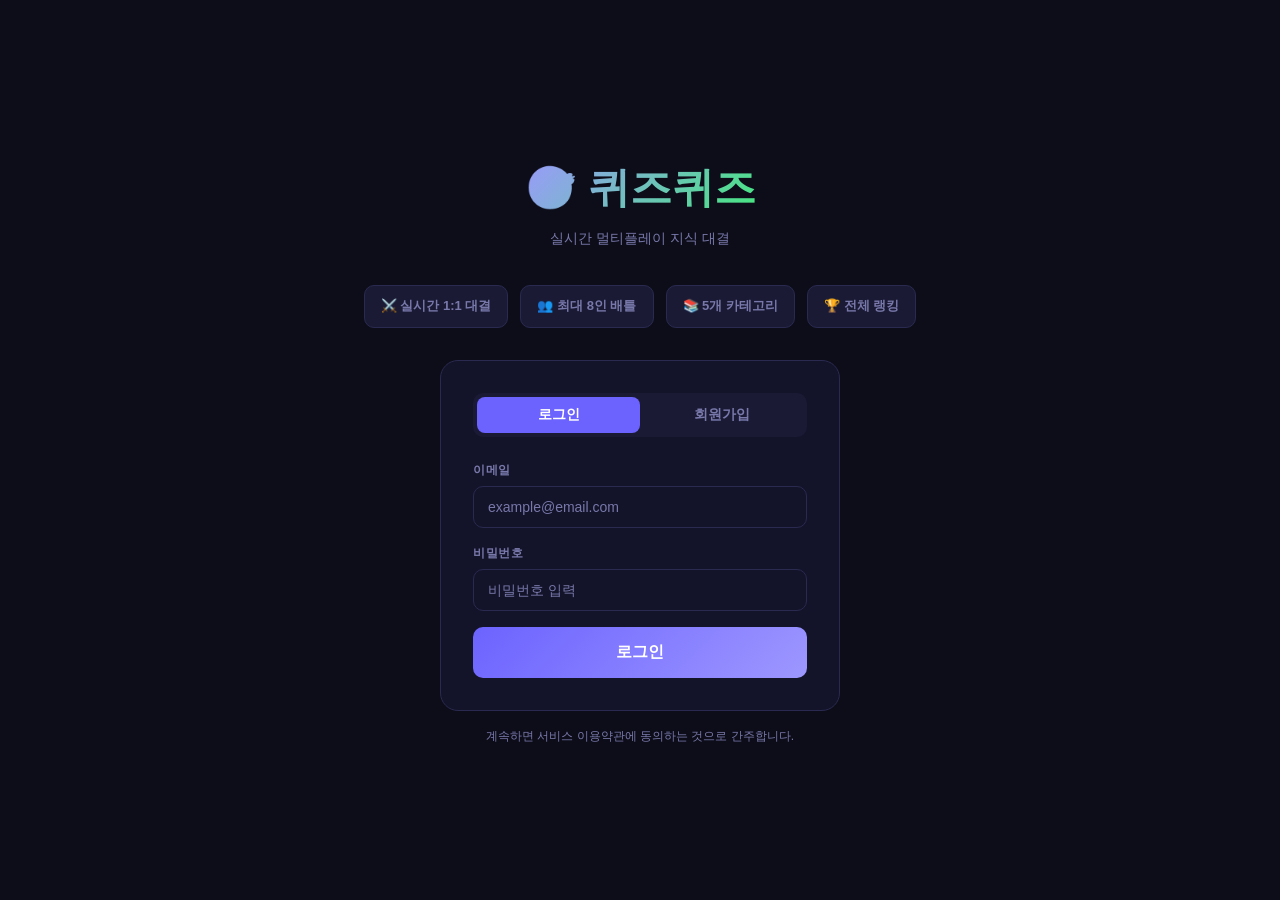
<file: index.html>
<!DOCTYPE html>
<html lang="ko">
<head>
<meta charset="UTF-8">
<meta name="viewport" content="width=device-width, initial-scale=1.0">
<title>퀴즈퀴즈 — 실시간 멀티플레이 퀴즈</title>
<link rel="stylesheet" href="css/style.css">
<style>
.auth-wrap {
  min-height: 100vh;
  display: flex;
  flex-direction: column;
  align-items: center;
  justify-content: center;
  padding: 24px;
}
.auth-logo {
  font-size: 42px; font-weight: 900; margin-bottom: 6px;
  background: linear-gradient(135deg, #9d97ff, #43e97b);
  -webkit-background-clip: text; -webkit-text-fill-color: transparent;
  background-clip: text;
}
.auth-tagline { color: var(--muted); font-size: 14px; margin-bottom: 36px; }

.auth-box {
  background: var(--surface);
  border: 1px solid var(--border);
  border-radius: 18px;
  padding: 32px;
  width: 100%; max-width: 400px;
}
.auth-tabs {
  display: flex; gap: 0;
  background: var(--surface2);
  border-radius: 10px;
  padding: 4px;
  margin-bottom: 24px;
}
.auth-tab {
  flex: 1; padding: 9px;
  border: none; border-radius: 8px;
  background: transparent;
  color: var(--muted);
  font-family: inherit; font-size: 14px; font-weight: 700;
  cursor: pointer; transition: all .2s;
}
.auth-tab.active { background: var(--primary); color: #fff; }

.auth-form { display: none; }
.auth-form.active { display: block; }

.error-msg {
  background: rgba(255,101,132,.12);
  border: 1px solid rgba(255,101,132,.3);
  border-radius: 8px;
  color: var(--warn);
  font-size: 13px;
  padding: 10px 14px;
  margin-bottom: 14px;
  display: none;
}
.error-msg.show { display: block; }

/* 랜딩 히어로 */
.hero-features {
  display: flex; gap: 12px; flex-wrap: wrap;
  justify-content: center;
  margin-bottom: 32px;
}
.hero-feat {
  background: var(--surface2);
  border: 1px solid var(--border);
  border-radius: 10px;
  padding: 10px 16px;
  font-size: 13px; font-weight: 600;
  color: var(--muted);
  display: flex; align-items: center; gap: 6px;
}
</style>
</head>
<body>
<div class="auth-wrap">
  <div class="auth-logo">🎯 퀴즈퀴즈</div>
  <div class="auth-tagline">실시간 멀티플레이 지식 대결</div>

  <div class="hero-features">
    <div class="hero-feat">⚔️ 실시간 1:1 대결</div>
    <div class="hero-feat">👥 최대 8인 배틀</div>
    <div class="hero-feat">📚 5개 카테고리</div>
    <div class="hero-feat">🏆 전체 랭킹</div>
  </div>

  <div class="auth-box">
    <div class="auth-tabs">
      <button class="auth-tab active" data-tab="login">로그인</button>
      <button class="auth-tab" data-tab="register">회원가입</button>
    </div>

    <!-- 로그인 폼 -->
    <div class="auth-form active" id="loginForm">
      <div class="error-msg" id="loginError"></div>
      <form autocomplete="on" onsubmit="doLogin(); return false;">
      <div class="input-group">
        <label>이메일</label>
        <input class="input-field" type="email" id="loginEmail" placeholder="example@email.com" autocomplete="email">
      </div>
      <div class="input-group">
        <label>비밀번호</label>
        <input class="input-field" type="password" id="loginPw" placeholder="비밀번호 입력" autocomplete="current-password">
      </div>
      <button type="submit" class="btn btn-primary btn-full btn-lg" id="loginBtn">로그인</button>
      </form>
    </div>

    <!-- 회원가입 폼 -->
    <div class="auth-form" id="registerForm">
      <div class="error-msg" id="regError"></div>
      <form autocomplete="on" onsubmit="doRegister(); return false;">
      <div class="input-group">
        <label>닉네임 (2~12자)</label>
        <input class="input-field" type="text" id="regNick" placeholder="퀴즈왕123" maxlength="12" autocomplete="nickname">
      </div>
      <div class="input-group">
        <label>이메일</label>
        <input class="input-field" type="email" id="regEmail" placeholder="example@email.com" autocomplete="email">
      </div>
      <div class="input-group">
        <label>비밀번호 (8자 이상)</label>
        <input class="input-field" type="password" id="regPw" placeholder="비밀번호 입력" autocomplete="new-password">
      </div>
      <div class="input-group">
        <label>비밀번호 확인</label>
        <input class="input-field" type="password" id="regPw2" placeholder="비밀번호 재입력" autocomplete="new-password">
      </div>
      <button type="submit" class="btn btn-accent btn-full btn-lg" id="registerBtn">회원가입</button>
      </form>
    </div>
  </div>

  <div class="mt-16 text-sm text-muted">
    계속하면 서비스 이용약관에 동의하는 것으로 간주합니다.
  </div>
</div>

<div id="toast-container"></div>

<script src="js/api.js"></script>
<script src="js/auth.js"></script>
<script src="js/utils.js"></script>
<script>
// 이미 로그인 시 로비로
if (Auth.isLoggedIn()) window.location.href = 'vocab.html';

// 탭 전환
document.querySelectorAll('.auth-tab').forEach(tab => {
  tab.addEventListener('click', function() {
    document.querySelectorAll('.auth-tab').forEach(t => t.classList.remove('active'));
    document.querySelectorAll('.auth-form').forEach(f => f.classList.remove('active'));
    this.classList.add('active');
    document.getElementById(this.dataset.tab + 'Form').classList.add('active');
  });
});

// 로그인 버튼 (form onsubmit이 주 처리, 버튼 클릭도 지원)
document.getElementById('loginBtn').addEventListener('click', function(e) {
  // form submit이 이미 처리하므로 type=submit 아닌 경우에만
  if (this.type !== 'submit') doLogin();
});

async function doLogin() {
  const email = document.getElementById('loginEmail').value.trim();
  const pw    = document.getElementById('loginPw').value;
  const errEl = document.getElementById('loginError');
  errEl.classList.remove('show');

  if (!email || !pw) { errEl.textContent = '이메일과 비밀번호를 입력해주세요.'; errEl.classList.add('show'); return; }

  // 버튼 비활성화 (중복 클릭 방지)
  const btn = document.getElementById('loginBtn');
  btn.disabled = true;
  btn.textContent = '로그인 중...';

  showLoading();
  try {
    const res = await API.getUsers(email);
    const users = res.data || [];
    const user = users.find(u => u.email === email);
    if (!user) {
      errEl.textContent = '존재하지 않는 이메일입니다.';
      errEl.classList.add('show');
      hideLoading(); btn.disabled = false; btn.textContent = '로그인';
      return;
    }
    if (user.password_hash !== Auth.hash(pw)) {
      errEl.textContent = '비밀번호가 올바르지 않습니다.';
      errEl.classList.add('show');
      hideLoading(); btn.disabled = false; btn.textContent = '로그인';
      return;
    }
    Auth.set(user);
    window.location.href = 'vocab.html';
  } catch (e) {
    console.error('로그인 오류:', e);
    errEl.textContent = `오류: ${e.message || '잠시 후 다시 시도해주세요.'}`;
    errEl.classList.add('show');
    btn.disabled = false;
    btn.textContent = '로그인';
  }
  hideLoading();
}

// 회원가입
document.getElementById('registerBtn').addEventListener('click', doRegister);

async function doRegister() {
  const nick  = document.getElementById('regNick').value.trim();
  const email = document.getElementById('regEmail').value.trim();
  const pw    = document.getElementById('regPw').value;
  const pw2   = document.getElementById('regPw2').value;
  const errEl = document.getElementById('regError');
  errEl.classList.remove('show');

  if (!nick || !email || !pw || !pw2) { errEl.textContent = '모든 항목을 입력해주세요.'; errEl.classList.add('show'); return; }
  if (nick.length < 2) { errEl.textContent = '닉네임은 2자 이상이어야 합니다.'; errEl.classList.add('show'); return; }
  if (pw.length < 8) { errEl.textContent = '비밀번호는 8자 이상이어야 합니다.'; errEl.classList.add('show'); return; }
  if (pw !== pw2) { errEl.textContent = '비밀번호가 일치하지 않습니다.'; errEl.classList.add('show'); return; }

  const regBtn = document.getElementById('registerBtn');
  regBtn.disabled = true;
  regBtn.textContent = '가입 중...';

  showLoading();
  try {
    // 중복 확인
    const res = await API.getUsers(email);
    const users = res.data || [];
    if (users.find(u => u.email === email)) {
      errEl.textContent = '이미 사용 중인 이메일입니다.';
      errEl.classList.add('show');
      hideLoading(); regBtn.disabled = false; regBtn.textContent = '회원가입';
      return;
    }
    if (users.find(u => u.nickname === nick)) {
      errEl.textContent = '이미 사용 중인 닉네임입니다.';
      errEl.classList.add('show');
      hideLoading(); regBtn.disabled = false; regBtn.textContent = '회원가입';
      return;
    }

    const newUser = {
      id: Auth.uuid(),
      email, nickname: nick,
      password_hash: Auth.hash(pw),
      level: 1, xp: 0, total_games: 0, wins: 0
    };
    const created = await API.createUser(newUser);
    Auth.set(created);
    showToast('🎉 회원가입 완료!', 'success');
    setTimeout(() => window.location.href = 'lobby.html', 800);
  } catch (e) {
    console.error('회원가입 오류:', e);
    errEl.textContent = `오류: ${e.message || '잠시 후 다시 시도해주세요.'}`;
    errEl.classList.add('show');
    regBtn.disabled = false;
    regBtn.textContent = '회원가입';
  }
  hideLoading();
}
</script>
</body>
</html>
</file>
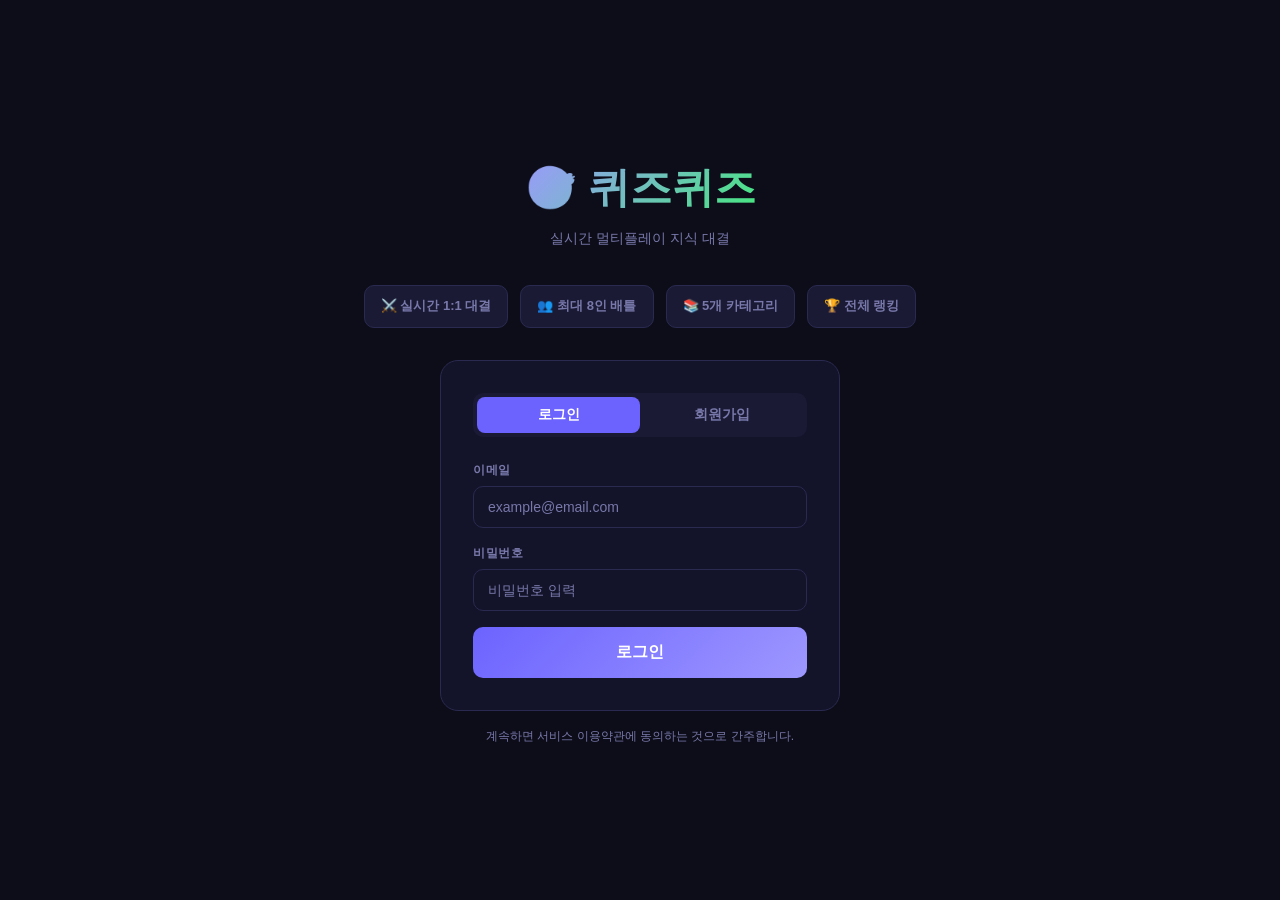
<file: admin.html>
<!DOCTYPE html>
<html lang="ko">
<head>
<meta charset="UTF-8">
<meta name="viewport" content="width=device-width, initial-scale=1.0">
<title>퀴즈 관리자</title>
<link rel="stylesheet" href="css/style.css">
<style>
/* ── 레이아웃 ── */
.admin-wrap { max-width: 960px; margin: 0 auto; padding: 28px 18px 80px; }

/* ── 헤더 ── */
.admin-header {
  display: flex; align-items: center; gap: 14px;
  margin-bottom: 24px; flex-wrap: wrap;
}
.admin-header h1 { font-size: 22px; font-weight: 900; margin-right: auto; }

/* ── 탭 ── */
.tab-bar {
  display: flex; gap: 0;
  background: var(--surface2);
  border: 1px solid var(--border);
  border-radius: 12px;
  padding: 4px;
  margin-bottom: 22px;
}
.tab-item {
  flex: 1; padding: 10px 16px;
  border: none; border-radius: 9px;
  background: transparent;
  color: var(--muted);
  font-family: inherit; font-size: 14px; font-weight: 700;
  cursor: pointer; transition: all .2s;
  text-align: center;
}
.tab-item.active { background: var(--primary); color: #fff; }

/* ── 통계 카드 ── */
.stat-row { display: grid; grid-template-columns: repeat(auto-fill, minmax(140px,1fr)); gap: 10px; margin-bottom: 22px; }
.stat-box {
  background: var(--surface2); border: 1px solid var(--border);
  border-radius: 12px; padding: 16px; text-align: center;
}
.stat-box .val { font-size: 26px; font-weight: 900; color: var(--primary-l); }
.stat-box .lbl { font-size: 11px; color: var(--muted); margin-top: 3px; }

/* ── 필터/검색 ── */
.toolbar {
  display: flex; gap: 8px; flex-wrap: wrap;
  align-items: center; margin-bottom: 14px;
}
.toolbar select, .toolbar input {
  background: var(--surface2);
  border: 1.5px solid var(--border);
  border-radius: 9px;
  color: var(--text);
  font-family: inherit; font-size: 13px;
  padding: 8px 12px; outline: none;
  transition: border-color .15s;
}
.toolbar select:focus, .toolbar input:focus { border-color: var(--primary); }
.toolbar input { flex: 1; min-width: 160px; }

/* ── 테이블 ── */
.quiz-table-wrap { overflow-x: auto; margin-bottom: 14px; }
table { width: 100%; border-collapse: collapse; font-size: 13px; }
th {
  background: var(--surface2); color: var(--muted);
  font-size: 11px; font-weight: 700; text-transform: uppercase; letter-spacing: .8px;
  padding: 10px 12px; text-align: left;
  border-bottom: 1px solid var(--border);
  white-space: nowrap;
}
td { padding: 10px 12px; border-bottom: 1px solid rgba(42,42,80,.5); vertical-align: middle; }
tr:hover td { background: rgba(108,99,255,.04); }
.q-text-cell { max-width: 260px; white-space: nowrap; overflow: hidden; text-overflow: ellipsis; }
.action-cell { display: flex; gap: 6px; }

/* ── 폼 ── */
.form-grid { display: grid; grid-template-columns: 1fr 1fr; gap: 12px; }
.form-grid.full { grid-template-columns: 1fr; }
.form-section-title {
  font-size: 11px; font-weight: 700; color: var(--muted);
  text-transform: uppercase; letter-spacing: .8px;
  margin: 16px 0 8px; grid-column: 1/-1;
}
.options-grid { display: grid; grid-template-columns: 1fr 1fr; gap: 10px; }
.opt-label { display: flex; align-items: center; gap: 8px; font-size: 13px; }
.opt-label span { min-width: 20px; font-weight: 700; color: var(--primary-l); }

.answer-btns { display: flex; gap: 8px; flex-wrap: wrap; }
.ans-btn {
  padding: 8px 16px; border-radius: 8px;
  border: 1.5px solid var(--border);
  background: var(--surface2);
  color: var(--muted); font-family: inherit; font-size: 13px; font-weight: 700;
  cursor: pointer; transition: all .15s;
}
.ans-btn.active { border-color: var(--accent); background: rgba(67,233,123,.15); color: var(--accent); }

/* ── 상황 카드 ── */
.sit-card {
  background: var(--surface2);
  border: 1.5px solid var(--border);
  border-radius: 10px;
  padding: 10px 12px;
  cursor: pointer;
  transition: all .2s;
}
.sit-card:hover { border-color: #4da3ff; transform: translateY(-1px); }
.sit-card.selected { border-color: var(--primary); background: rgba(108,99,255,.12); }
.sit-card .sit-title { font-size: 13px; font-weight: 800; margin-bottom: 3px; }
.sit-card .sit-subs  { font-size: 10px; color: var(--muted); line-height: 1.5; }
.sit-card .sit-count { font-size: 10px; color: var(--primary-l); margin-top: 4px; }

/* ── 소분류 칩 ── */
.sub-chips { display: flex; flex-wrap: wrap; gap: 6px; margin-top: 10px; }
.sub-chip {
  padding: 4px 10px;
  border-radius: 20px;
  border: 1px solid var(--border);
  background: var(--surface2);
  font-size: 12px; color: var(--muted);
  cursor: pointer; transition: all .15s;
}
.sub-chip:hover { border-color: var(--primary-l); color: var(--text); }
.sub-chip.selected { border-color: var(--primary); background: rgba(108,99,255,.15); color: var(--primary-l); }

/* ── AI/JSON 임포트 ── */
.import-area {
  width: 100%;
  background: var(--surface2);
  border: 1.5px solid var(--border);
  border-radius: 10px;
  color: var(--text);
  font-family: 'Courier New', monospace; font-size: 12px;
  padding: 14px; outline: none;
  resize: vertical; min-height: 200px;
  transition: border-color .15s;
  line-height: 1.6;
}
.import-area:focus { border-color: var(--primary); }

.prompt-box {
  background: rgba(108,99,255,.08);
  border: 1px solid rgba(108,99,255,.25);
  border-radius: 10px;
  padding: 14px 16px;
  font-size: 13px; color: #a8a8e8;
  line-height: 1.8; margin-bottom: 14px;
  font-family: 'Courier New', monospace;
}
.copy-prompt-btn {
  font-size: 12px; padding: 6px 14px;
  margin-top: 8px;
}

/* 페이지네이션 */
.pagination { display: flex; gap: 6px; justify-content: center; margin-top: 14px; flex-wrap: wrap; }
.page-btn {
  width: 32px; height: 32px; border-radius: 8px;
  border: 1.5px solid var(--border);
  background: var(--surface2); color: var(--muted);
  font-family: inherit; font-size: 13px; font-weight: 700;
  cursor: pointer; transition: all .15s;
  display: flex; align-items: center; justify-content: center;
}
.page-btn.active { background: var(--primary); border-color: var(--primary); color: #fff; }
.page-btn:hover:not(.active) { border-color: var(--primary-l); color: var(--text); }

/* 확인 모달 */
.confirm-modal { max-width: 360px; }
</style>
</head>
<body>

<div class="topbar" id="topbar"></div>

<div class="admin-wrap">
  <div class="admin-header">
    <h1>📝 퀴즈 관리자</h1>
    <a href="lobby.html" class="btn btn-ghost btn-sm">← 로비로</a>
  </div>

  <!-- 탭 -->
  <div class="tab-bar">
    <button class="tab-item active" data-tab="list">📋 문제 목록</button>
    <button class="tab-item" data-tab="add">➕ 문제 추가</button>
    <button class="tab-item" data-tab="import">🇺🇸 AI 생활영어 생성</button>
  </div>

  <!-- ══ TAB: 목록 ══ -->
  <div id="tab-list">
    <!-- 통계 -->
    <div class="stat-row" id="statRow">
      <div class="stat-box"><div class="val" id="statTotal">-</div><div class="lbl">전체 문제</div></div>
      <div class="stat-box"><div class="val" id="stat0">-</div><div class="lbl">일반상식</div></div>
      <div class="stat-box"><div class="val" id="stat1">-</div><div class="lbl">역사/사회</div></div>
      <div class="stat-box"><div class="val" id="stat2">-</div><div class="lbl">과학/IT</div></div>
      <div class="stat-box"><div class="val" id="stat3">-</div><div class="lbl">언어/영어</div></div>
      <div class="stat-box"><div class="val" id="stat4">-</div><div class="lbl">시사/뉴스</div></div>
      <div class="stat-box" style="border-color:rgba(77,163,255,.4)"><div class="val" id="stat5" style="color:#7ec8ff">-</div><div class="lbl">생활영어</div></div>
      <div class="stat-box" style="border-color:rgba(108,99,255,.4)"><div class="val" id="stat6" style="color:#a899ff">-</div><div class="lbl">비즈니스영어</div></div>
      <div class="stat-box" style="border-color:rgba(67,233,123,.3)"><div class="val" id="stat7" style="color:#43e97b">-</div><div class="lbl">구동사</div></div>
      <div class="stat-box" style="border-color:rgba(255,193,7,.3)"><div class="val" id="stat8" style="color:#ffc107">-</div><div class="lbl">고빈도어휘</div></div>
      <div class="stat-box" style="border-color:rgba(255,100,130,.3)"><div class="val" id="stat9" style="color:#ff6482">-</div><div class="lbl">약국대화</div></div>
    </div>

    <!-- 필터 -->
    <div class="toolbar">
      <input type="text" id="searchInput" placeholder="🔍 문제 검색...">
      <select id="filterCat">
        <option value="">전체 카테고리</option>
        <option value="일반상식">일반상식</option>
        <option value="역사사회">역사/사회</option>
        <option value="과학IT">과학/IT</option>
        <option value="언어영어">언어/영어</option>
        <option value="시사뉴스">시사/뉴스</option>
        <option value="생활영어">🇺🇸 생활영어</option>
        <option value="비즈니스영어">🏢 비즈니스영어</option>
        <option value="구동사">🔄 구동사</option>
        <option value="고빈도어휘">⭐ 고빈도어휘</option>
        <option value="약국대화">💊 약국대화</option>
      </select>
      <select id="filterSitSub">
        <option value="">전체 소분류</option>
      </select>
      <select id="filterType">
        <option value="">전체 유형</option>
        <option value="multiple">4지선다</option>
        <option value="ox">OX 퀴즈</option>
      </select>
      <select id="filterDiff">
        <option value="">전체 난이도</option>
        <option value="easy">쉬움</option>
        <option value="medium">보통</option>
        <option value="hard">어려움</option>
      </select>
      <button class="btn btn-ghost btn-sm" id="resetFilterBtn">초기화</button>
    </div>

    <!-- 테이블 -->
    <div class="quiz-table-wrap">
      <table>
        <thead>
          <tr>
            <th>#</th>
            <th>문제</th>
            <th>카테고리</th>
            <th>소분류</th>
            <th>유형</th>
            <th>난이도</th>
            <th>관리</th>
          </tr>
        </thead>
        <tbody id="quizTbody">
          <tr><td colspan="8" style="text-align:center;padding:30px"><div class="spinner" style="margin:0 auto"></div></td></tr>
        </tbody>
      </table>
    </div>
    <div class="pagination" id="pagination"></div>
  </div>

  <!-- ══ TAB: 추가/수정 ══ -->
  <div id="tab-add" style="display:none">
    <div class="card">
      <div style="display:flex;align-items:center;justify-content:space-between;margin-bottom:20px">
        <div style="font-size:16px;font-weight:900" id="formTitle">➕ 새 문제 추가</div>
        <button class="btn btn-ghost btn-sm" id="resetFormBtn">초기화</button>
      </div>

      <div class="form-grid">
        <!-- 카테고리 -->
        <div class="input-group">
          <label>카테고리</label>
          <select class="input-field" id="fCat">
            <option value="일반상식">🌍 일반상식</option>
            <option value="역사사회">📜 역사/사회</option>
            <option value="과학IT">🔬 과학/IT</option>
            <option value="언어영어">🔤 언어/영어</option>
            <option value="시사뉴스">📰 시사/뉴스</option>
          </select>
        </div>
        <!-- 유형 -->
        <div class="input-group">
          <label>문제 유형</label>
          <select class="input-field" id="fType">
            <option value="multiple">4지선다</option>
            <option value="ox">OX 퀴즈</option>
          </select>
        </div>
        <!-- 난이도 -->
        <div class="input-group">
          <label>난이도</label>
          <select class="input-field" id="fDiff">
            <option value="easy">⭐ 쉬움</option>
            <option value="medium">⭐⭐ 보통</option>
            <option value="hard">⭐⭐⭐ 어려움</option>
          </select>
        </div>
        <!-- 문제 -->
        <div class="input-group form-grid full" style="grid-column:1/-1">
          <label>문제 내용</label>
          <input class="input-field" type="text" id="fQuestion" placeholder="문제를 입력하세요..." maxlength="200">
        </div>
      </div>

      <!-- 4지선다 보기 -->
      <div id="optionsSection">
        <div class="form-section-title" style="margin-top:4px">보기</div>
        <div class="options-grid">
          <div class="input-group">
            <div class="opt-label"><span>A</span><input class="input-field" type="text" id="fA" placeholder="보기 A" maxlength="100"></div>
          </div>
          <div class="input-group">
            <div class="opt-label"><span>B</span><input class="input-field" type="text" id="fB" placeholder="보기 B" maxlength="100"></div>
          </div>
          <div class="input-group">
            <div class="opt-label"><span>C</span><input class="input-field" type="text" id="fC" placeholder="보기 C" maxlength="100"></div>
          </div>
          <div class="input-group">
            <div class="opt-label"><span>D</span><input class="input-field" type="text" id="fD" placeholder="보기 D" maxlength="100"></div>
          </div>
        </div>
      </div>

      <!-- 정답 -->
      <div class="input-group">
        <label>정답</label>
        <div class="answer-btns" id="answerBtns"></div>
      </div>

      <div style="display:flex;gap:10px;margin-top:8px">
        <button class="btn btn-ghost" id="cancelEditBtn" style="display:none">취소</button>
        <button class="btn btn-accent btn-full btn-lg" id="saveQuizBtn">💾 저장하기</button>
      </div>
    </div>
  </div>

  <!-- ══ TAB: AI 생성 (전면 개선) ══ -->
  <div id="tab-import" style="display:none">

    <!-- ① 상황 분류 체계 — 100개 카드 -->
    <div class="card" style="margin-bottom:14px;background:linear-gradient(135deg,rgba(77,163,255,.06),rgba(67,233,123,.04));border-color:rgba(77,163,255,.2)">
      <div style="display:flex;align-items:center;justify-content:space-between;margin-bottom:12px;flex-wrap:wrap;gap:8px">
        <div>
          <div style="font-size:15px;font-weight:900">🗂️ 100개 상황 체계</div>
          <div style="font-size:12px;color:var(--muted);margin-top:2px">10대 분야 × 10개 세부상황 — 카드를 클릭하면 자동 선택</div>
        </div>
        <div style="display:flex;gap:6px;flex-wrap:wrap" id="fieldFilterBtns">
          <button class="sub-chip selected" data-filter="all">전체</button>
        </div>
      </div>
      <div id="situationMapGrid" style="display:grid;grid-template-columns:repeat(auto-fill,minmax(195px,1fr));gap:8px"></div>
    </div>

    <!-- ② AI 프롬프트 생성기 -->
    <div class="card" style="margin-bottom:14px">
      <div style="font-size:15px;font-weight:900;margin-bottom:4px">🤖 AI 프롬프트 자동 생성기</div>
      <p class="text-muted text-sm" style="margin-bottom:14px">카드 클릭 → 소분류 선택 → <strong>프롬프트 생성</strong> → ChatGPT/Claude에 붙여넣기 → <strong>30초</strong>면 20문제 완성!</p>

      <!-- 선택된 상황 표시 -->
      <div id="selectedSitBadge" style="display:none;background:rgba(108,99,255,.1);border:1px solid rgba(108,99,255,.3);border-radius:10px;padding:10px 14px;margin-bottom:14px;display:flex;align-items:center;gap:10px;flex-wrap:wrap">
        <span id="selectedSitText" style="font-weight:700;font-size:13px"></span>
        <span style="font-size:12px;color:var(--muted)" id="selectedSubText"></span>
        <button class="sub-chip" id="clearSitBtn" style="margin-left:auto;font-size:11px">✕ 초기화</button>
      </div>

      <div style="display:grid;grid-template-columns:repeat(auto-fill,minmax(180px,1fr));gap:10px;margin-bottom:14px">
        <!-- 카테고리 -->
        <div class="input-group" style="margin:0">
          <label style="font-size:11px">📚 카테고리</label>
          <select class="input-field" id="promptCat">
            <option value="생활영어">🇺🇸 생활영어</option>
            <option value="일반상식">🌍 일반상식</option>
            <option value="역사사회">📜 역사/사회</option>
            <option value="과학IT">🔬 과학/IT</option>
            <option value="언어영어">🔤 언어/영어</option>
            <option value="시사뉴스">📰 시사/뉴스</option>
          </select>
        </div>
        <!-- 상황 대분류 (동적) -->
        <div class="input-group" style="margin:0" id="sitMainGroup">
          <label style="font-size:11px">🗺️ 상황 대분류 (10개 분야)</label>
          <select class="input-field" id="promptSitMain">
            <!-- JS로 채움 -->
          </select>
        </div>
        <!-- 소분류 드롭다운 (동적) -->
        <div class="input-group" style="margin:0" id="sitSubGroup">
          <label style="font-size:11px">🔍 세부 상황 (소분류 선택)</label>
          <select class="input-field" id="promptSitSub">
            <!-- JS로 채움 -->
          </select>
        </div>
        <!-- 퀴즈 유형 -->
        <div class="input-group" style="margin:0">
          <label style="font-size:11px">🎯 퀴즈 유형 비율</label>
          <select class="input-field" id="promptType">
            <option value="mix">표현50% + 번역40% + 어휘10%</option>
            <option value="expression">표현 100% (expression)</option>
            <option value="translate">번역 100% (translate)</option>
            <option value="vocab">어휘 100% (vocab)</option>
          </select>
        </div>
        <!-- 난이도 -->
        <div class="input-group" style="margin:0">
          <label style="font-size:11px">⭐ 난이도</label>
          <select class="input-field" id="promptDiff">
            <option value="mix">혼합 (easy4 medium4 hard2)</option>
            <option value="easy">쉬움 위주</option>
            <option value="medium">보통 위주</option>
            <option value="hard">어려움 위주</option>
          </select>
        </div>
        <!-- 문제 수 -->
        <div class="input-group" style="margin:0">
          <label style="font-size:11px">📝 문제 수</label>
          <select class="input-field" id="promptCount">
            <option value="10">10문제</option>
            <option value="15">15문제</option>
            <option value="20">20문제 (권장)</option>
            <option value="30">30문제 (최대)</option>
          </select>
        </div>
      </div>

      <!-- 생성된 프롬프트 박스 -->
      <div style="position:relative">
        <div class="prompt-box" id="promptBox" style="min-height:180px;font-size:12px;line-height:1.7;white-space:pre-wrap;word-break:break-all"></div>
        <button class="btn btn-sm" id="copyPromptBtn"
          style="position:absolute;top:8px;right:8px;background:rgba(108,99,255,.3);color:#fff;border:1px solid rgba(108,99,255,.5)">
          📋 복사
        </button>
      </div>
      <div style="display:flex;gap:8px;margin-top:10px;flex-wrap:wrap">
        <button class="btn btn-primary btn-sm" id="genPromptBtn">⚙️ 프롬프트 생성</button>
        <a href="https://chat.openai.com" target="_blank" class="btn btn-sm" style="background:#10a37f;color:#fff">ChatGPT 열기 →</a>
        <a href="https://claude.ai" target="_blank" class="btn btn-sm" style="background:#c07850;color:#fff">Claude 열기 →</a>
      </div>
    </div>

    <!-- ③ JSON 임포트 -->
    <div class="card" style="margin-bottom:14px">
      <div style="font-size:15px;font-weight:900;margin-bottom:4px">📥 JSON 붙여넣기 & 등록</div>
      <p class="text-muted text-sm" style="margin-bottom:12px">AI가 생성한 JSON 배열을 붙여넣고 검증 후 일괄 등록합니다.</p>

      <!-- 빠른 ID 접두사 -->
      <div style="display:flex;gap:8px;align-items:center;margin-bottom:10px;flex-wrap:wrap">
        <label style="font-size:12px;color:var(--muted);white-space:nowrap">ID 접두사:</label>
        <input class="input-field" id="idPrefix" placeholder="예: eng_home" style="width:140px;font-size:13px" value="eng_new">
        <span style="font-size:11px;color:var(--muted)">→ eng_new_001, eng_new_002 ... 자동 채번</span>
      </div>

      <textarea class="import-area" id="jsonInput" placeholder='AI가 생성한 JSON을 여기에 붙여넣으세요.

예시:
[
  {
    "category": "생활영어",
    "type": "expression",
    "situation": "식당",
    "situation_sub": "주문하기",
    "question": "식당에서 주문을 변경하고 싶을 때?",
    "option_a": "Actually, can I change my order?",
    "option_b": "I want to change my order.",
    "option_c": "Please change what I said.",
    "option_d": "My order is different.",
    "answer": "A",
    "difficulty": "easy",
    "hint": "Actually를 앞에 붙이면 더 자연스럽고 공손해요.",
    "en_sentence": "Actually, can I change my order? I'd like the pasta instead."
  }
]'></textarea>

      <div style="display:flex;gap:10px;margin-top:12px;align-items:center;flex-wrap:wrap">
        <button class="btn btn-primary btn-lg" id="validateBtn">🔍 검증하기</button>
        <button class="btn btn-accent btn-lg" id="importBtn" disabled>📥 일괄 등록</button>
        <span id="validateMsg" class="text-sm text-muted"></span>
      </div>
      <div id="previewTable" style="margin-top:16px"></div>
    </div>

    <!-- ④ 워크플로우 가이드 -->
    <div class="card" style="background:var(--surface2)">
      <div style="font-size:13px;font-weight:900;color:var(--muted);margin-bottom:12px;text-transform:uppercase;letter-spacing:.5px">📖 사용 가이드 — 2분 만에 문제 20개 등록하기</div>
      <div style="display:flex;flex-direction:column;gap:10px">
        <div style="display:flex;gap:12px;align-items:flex-start">
          <span style="min-width:28px;height:28px;background:var(--primary);border-radius:50%;display:flex;align-items:center;justify-content:center;font-size:12px;font-weight:900;color:#fff;flex-shrink:0">1</span>
          <div><strong>상황 선택</strong> — 대분류 + 소분류 입력 (예: 식당 → "주문하기")</div>
        </div>
        <div style="display:flex;gap:12px;align-items:flex-start">
          <span style="min-width:28px;height:28px;background:var(--primary);border-radius:50%;display:flex;align-items:center;justify-content:center;font-size:12px;font-weight:900;color:#fff;flex-shrink:0">2</span>
          <div><strong>프롬프트 생성</strong> → <strong>📋 복사</strong> 클릭</div>
        </div>
        <div style="display:flex;gap:12px;align-items:flex-start">
          <span style="min-width:28px;height:28px;background:var(--primary);border-radius:50%;display:flex;align-items:center;justify-content:center;font-size:12px;font-weight:900;color:#fff;flex-shrink:0">3</span>
          <div><strong>ChatGPT / Claude 열기</strong> → 붙여넣기 → JSON 응답 복사</div>
        </div>
        <div style="display:flex;gap:12px;align-items:flex-start">
          <span style="min-width:28px;height:28px;background:var(--accent);border-radius:50%;display:flex;align-items:center;justify-content:center;font-size:12px;font-weight:900;color:#0a1a10;flex-shrink:0">4</span>
          <div><strong>JSON 붙여넣기</strong> → <strong>🔍 검증</strong> → <strong>📥 일괄 등록</strong> 완료!</div>
        </div>
        <div style="background:rgba(67,233,123,.08);border:1px solid rgba(67,233,123,.2);border-radius:10px;padding:10px 14px;font-size:13px;margin-top:4px">
          💡 <strong>팁:</strong> 20문제씩 × 5회 = <strong>100문제</strong> 등록에 약 10분 소요. 상황 100개 × 10문제 = 총 <strong>1,000문제</strong>도 가능!
        </div>
      </div>
    </div>

  </div>
</div>

<!-- 수정 모달 -->
<div class="modal-bg" id="editModal" style="display:none">
  <div class="modal" style="max-width:560px">
    <div class="modal-title">✏️ 문제 수정</div>
    <div id="editFormContent"></div>
    <div class="modal-footer">
      <button class="btn btn-ghost btn-full" id="closeEditModal">취소</button>
      <button class="btn btn-primary btn-full" id="saveEditBtn">저장</button>
    </div>
  </div>
</div>

<!-- 삭제 확인 모달 -->
<div class="modal-bg" id="deleteModal" style="display:none">
  <div class="modal confirm-modal">
    <div class="modal-title">🗑️ 문제 삭제</div>
    <p class="text-muted" style="font-size:14px;margin-bottom:6px">정말 이 문제를 삭제할까요?</p>
    <p id="deleteQuestionText" style="font-size:14px;font-weight:700;padding:12px;background:var(--surface2);border-radius:8px;margin-bottom:4px"></p>
    <div class="modal-footer">
      <button class="btn btn-ghost btn-full" id="cancelDeleteBtn">취소</button>
      <button class="btn btn-danger btn-full" id="confirmDeleteBtn">삭제</button>
    </div>
  </div>
</div>

<div id="toast-container"></div>

<script src="js/api.js"></script>
<script src="js/auth.js"></script>
<script src="js/utils.js"></script>
<script>
const user = Auth.require();
renderTopbar(user);

/* ══════════════════ 상태 ══════════════════ */
let allQuizzes = [];
let filtered = [];
let currentPage = 1;
const PAGE_SIZE = 15;
let editingId = null;
let deleteTargetId = null;
let pendingImport = [];
let currentAnswerSel = 'A';

const CATS = ['일반상식','역사사회','과학IT','언어영어','시사뉴스','생활영어','비즈니스영어','구동사','고빈도어휘','약국대화'];
const CAT_LABELS = {'일반상식':'🌍 일반상식','역사사회':'📜 역사/사회','과학IT':'🔬 과학/IT','언어영어':'🔤 언어/영어','시사뉴스':'📰 시사/뉴스','생활영어':'🇺🇸 생활영어','비즈니스영어':'🏢 비즈니스영어','구동사':'🔄 구동사','고빈도어휘':'⭐ 고빈도어휘','약국대화':'💊 약국대화'};
const DIFF_LABELS = {easy:'⭐ 쉬움', medium:'⭐⭐ 보통', hard:'⭐⭐⭐ 어려움'};

/* ── 100개 상황 체계 정의 (10대 분야 × 10개 세부상황) ── */
const SITUATION_MAP = [
  { main:'가정생활', icon:'🏠', label:'가정생활', eng:'Home & Family',
    subs:['아침 루틴·준비','요리·식사 준비','청소·정리정돈','가전·수리 고장','손님 접대·맞이','취침·밤 루틴','반려동물 돌봄','재택근무·홈오피스','인테리어·집꾸미기','이사·임대·계약'] },
  { main:'직장업무', icon:'💼', label:'직장업무', eng:'Workplace',
    subs:['회의·프레젠테이션','업무 지시·요청','동료 협업·소통','전화·이메일 업무','성과 보고·평가','점심·커피 브레이크','신입 직원 교육','출장·비즈니스 여행','재택근무·원격협업','퇴사·이직·면접'] },
  { main:'여행교통', icon:'✈️', label:'여행교통', eng:'Travel & Transport',
    subs:['공항 체크인·수속','기내 서비스·좌석','입국 심사·세관','수하물 찾기·분실','렌터카·드라이브','기차·버스 예약','지하철·버스 탑승','택시·우버 호출','지연·취소·환불','길 묻기·내비'] },
  { main:'음식외식', icon:'🍽️', label:'음식외식', eng:'Food & Dining',
    subs:['레스토랑 예약','자리 안내·착석','메뉴 추천·설명','주문하기·변경','알레르기·식이제한','스테이크 굽기 선택','계산·영수증 요청','불만·컴플레인 처리','카페·디저트 주문','배달·포장 주문'] },
  { main:'쇼핑소비', icon:'🛍️', label:'쇼핑소비', eng:'Shopping',
    subs:['의류 쇼핑·피팅룸','가격 흥정·할인 요청','계산대·결제','교환·환불 요청','선물 포장·추천','재고 확인·주문','백화점 안내 요청','온라인 쇼핑·배송','마트·식료품 쇼핑','면세점·명품 쇼핑'] },
  { main:'의료건강', icon:'🏥', label:'의료건강', eng:'Health & Medical',
    subs:['병원 예약·접수','증상 설명하기','검사·진단 받기','처방전·약국','의료보험·결제','응급실·긴급상황','치과 치료','안과·피부과','산부인과·소아과','정신건강 상담'] },
  { main:'교육학교', icon:'🏫', label:'교육학교', eng:'Education',
    subs:['결석·지각 연락','수업 중 질문하기','과제·시험 문의','성적·학점 상담','동아리·과외 활동','기숙사·학생식당','도서관 이용','교환학생 프로그램','입학 지원·면접','졸업·수료 행사'] },
  { main:'여가취미', icon:'🎭', label:'여가취미', eng:'Leisure & Hobbies',
    subs:['영화·공연 예매','호텔·리조트 체크인','관광지·박물관 방문','스포츠·피트니스','뷰티·스파 서비스','파티·모임 초대','데이트·소개팅','독서·카페 취미','여행 사진·SNS','온라인 게임·스트리밍'] },
  { main:'사회관계', icon:'🤝', label:'사회관계', eng:'Social Situations',
    subs:['처음 만남·자기소개','감사·칭찬 표현','사과·양해 구하기','이웃·주민 소통','파티 소셜 대화','전화·메시지 대화','SNS 댓글·반응','의견 제시·토론','초대·거절하기','작별·재만남 약속'] },
  { main:'긴급위기', icon:'🚨', label:'긴급위기', eng:'Emergency & Crisis',
    subs:['사고·부상 신고','화재·대피 상황','분실물·도난 신고','길 잃음·조난','언어 장벽 도움','차량 고장·견인','자연재해·경보','폭력·위협 상황','긴급 의료 연락','대사관·긴급연락처'] }
];

// 총 100개 소분류 (10 × 10) 검증
// SITUATION_MAP.reduce((a,s)=>a+s.subs.length,0) === 100

/* ══════════════════ 탭 전환 ══════════════════ */
document.querySelectorAll('.tab-item').forEach(tab => {
  tab.addEventListener('click', function() {
    document.querySelectorAll('.tab-item').forEach(t => t.classList.remove('active'));
    ['list','add','import'].forEach(id => document.getElementById('tab-'+id).style.display = 'none');
    this.classList.add('active');
    document.getElementById('tab-'+this.dataset.tab).style.display = 'block';
  });
});

/* ══════════════════ 데이터 로드 ══════════════════ */
async function loadAll() {
  try {
    const res = await API.getQuizzes();
    allQuizzes = res.data || [];
    applyFilter();
    updateStats();
  } catch(e) {
    showToast('문제를 불러올 수 없습니다.', 'error');
  }
}

function updateStats() {
  document.getElementById('statTotal').textContent = allQuizzes.length;
  ['일반상식','역사사회','과학IT','언어영어','시사뉴스','생활영어','비즈니스영어','구동사','고빈도어휘','약국대화'].forEach((cat, i) => {
    const el = document.getElementById('stat'+i);
    if (el) el.textContent = allQuizzes.filter(q => q.category === cat).length;
  });
}

/* ── 소분류 필터 셀렉트 업데이트 ── */
function updateSitSubFilter(cat) {
  const sel = document.getElementById('filterSitSub');
  const prev = sel.value;
  const subs = cat
    ? [...new Set(allQuizzes.filter(q => q.category === cat && q.situation_sub).map(q => q.situation_sub))].sort()
    : [];
  sel.innerHTML = `<option value="">전체 소분류</option>` +
    subs.map(s => `<option value="${s}">${s}</option>`).join('');
  if (subs.includes(prev)) sel.value = prev;
}

/* ── 대분류 select 채우기 ── */
function populateSitMainSelect() {
  const sel = document.getElementById('promptSitMain');
  if (!sel) return;
  sel.innerHTML = SITUATION_MAP.map(s =>
    `<option value="${s.main}">${s.icon} ${s.label} (${s.eng})</option>`
  ).join('');
}

/* ── 소분류 select 채우기 (대분류 연동) ── */
function populateSitSubSelect(mainVal) {
  const sel = document.getElementById('promptSitSub');
  if (!sel) return;
  const info = SITUATION_MAP.find(s => s.main === mainVal);
  if (!info) return;
  sel.innerHTML = `<option value="">-- 전체 (랜덤 혼합) --</option>` +
    info.subs.map(sub => `<option value="${sub}">${sub}</option>`).join('');
}

/* ── 상황 맵 그리드 렌더 ── */
let selectedSitMain = '';
function renderSituationMap(filter) {
  const grid = document.getElementById('situationMapGrid');
  if (!grid) return;
  const list = filter && filter !== 'all'
    ? SITUATION_MAP.filter(s => s.main === filter)
    : SITUATION_MAP;

  grid.innerHTML = list.map(s => `
    <div class="sit-card ${selectedSitMain===s.main?'selected':''}" onclick="selectSituation('${s.main}')" id="sitcard-${s.main}">
      <div class="sit-title">${s.icon} ${s.label}</div>
      <div style="font-size:10px;color:var(--muted);margin-bottom:3px">${s.eng}</div>
      <div class="sit-subs">${s.subs.slice(0,5).join(' · ')}${s.subs.length>5?'…':''}</div>
      <div class="sit-count">📌 ${s.subs.length}개 세부상황</div>
    </div>`).join('');
}

function selectSituation(sit) {
  selectedSitMain = sit;
  const info = SITUATION_MAP.find(s => s.main === sit);

  // 대분류 select 업데이트
  const sitSel = document.getElementById('promptSitMain');
  if (sitSel) sitSel.value = sit;

  // 소분류 select 업데이트
  populateSitSubSelect(sit);

  // 카테고리 강제
  document.getElementById('promptCat').value = '생활영어';

  // 배지 표시
  const badge = document.getElementById('selectedSitBadge');
  if (badge) {
    badge.style.display = 'flex';
    document.getElementById('selectedSitText').textContent = info.icon + ' ' + info.label + ' (' + info.eng + ')';
    document.getElementById('selectedSubText').textContent = '소분류: ' + info.subs.join(', ');
  }

  // ID 접두사 자동 설정
  const prefixMap = {
    '가정생활':'eng_home','직장업무':'eng_work','여행교통':'eng_travel',
    '음식외식':'eng_food','쇼핑소비':'eng_shop','의료건강':'eng_health',
    '교육학교':'eng_edu','여가취미':'eng_leisure','사회관계':'eng_social','긴급위기':'eng_emergency'
  };
  const pfx = document.getElementById('idPrefix');
  if (pfx && prefixMap[sit]) pfx.value = prefixMap[sit];

  // 그리드 선택 표시 업데이트
  document.querySelectorAll('.sit-card').forEach(c => c.classList.remove('selected'));
  const card = document.getElementById('sitcard-' + sit);
  if (card) card.classList.add('selected');

  showToast('✅ ' + info.label + ' 선택! 소분류를 고르고 프롬프트 생성 클릭 🚀', 'success');
  buildPrompt();
}

/* ── 프롬프트 생성기 ── */
function buildPrompt() {
  const cat      = document.getElementById('promptCat').value;
  const sitMain  = document.getElementById('promptSitMain') ? document.getElementById('promptSitMain').value : '';
  const sitSubEl = document.getElementById('promptSitSub');
  const sitSub   = sitSubEl ? sitSubEl.options[sitSubEl.selectedIndex]?.text || '' : '';
  const sitSubVal= sitSubEl ? sitSubEl.value : '';
  const typeOpt  = document.getElementById('promptType').value;
  const diffOpt  = document.getElementById('promptDiff').value;
  const count    = parseInt(document.getElementById('promptCount').value);
  const prefix   = document.getElementById('idPrefix') ? document.getElementById('idPrefix').value.trim() || 'eng_new' : 'eng_new';
  const isEng    = cat === '생활영어';

  // 유형 분배
  let typeDesc = '';
  if (typeOpt === 'mix')             typeDesc = `expression ${Math.ceil(count*0.5)}개 (표현 선택), translate ${Math.ceil(count*0.35)}개 (한→영 번역), vocab ${count - Math.ceil(count*0.5) - Math.ceil(count*0.35)}개 (어휘 뜻)`;
  else if (typeOpt === 'expression') typeDesc = `expression ${count}개 — 자연스러운 영어 표현 4지선다`;
  else if (typeOpt === 'translate')  typeDesc = `translate ${count}개 — 한국어 상황 → 영어 번역 4지선다`;
  else                               typeDesc = `vocab ${count}개 — 영어 단어/표현의 한국어 뜻 고르기`;

  // 난이도 분배
  let diffDesc = '';
  if      (diffOpt === 'mix')    diffDesc = `easy ${Math.ceil(count*0.4)}개(초급), medium ${Math.ceil(count*0.4)}개(중급), hard ${count - Math.ceil(count*0.4)*2}개(고급)`;
  else if (diffOpt === 'easy')   diffDesc = `easy ${Math.ceil(count*0.7)}개, medium ${count - Math.ceil(count*0.7)}개 — 초보자 대상`;
  else if (diffOpt === 'medium') diffDesc = `medium ${Math.ceil(count*0.7)}개, hard ${count - Math.ceil(count*0.7)}개 — 중급자 대상`;
  else                           diffDesc = `hard ${Math.ceil(count*0.6)}개, medium ${count - Math.ceil(count*0.6)}개 — 고급자 대상`;

  const sitInfo = SITUATION_MAP.find(s => s.main === sitMain);
  const subList = sitInfo ? sitInfo.subs.join(', ') : '';

  const situationBlock = isEng ? `상황 대분류: "${sitMain}" (${sitInfo?.eng || ''})
소분류 / 세부 장면: "${sitSubVal ? sitSub : '아래 소분류 중 골고루 선택 → ' + subList}"
` : '';

  const prompt = `아래 JSON 형식으로 생활영어 퀴즈 ${count}문제를 만들어줘.

카테고리: "${cat}"
${situationBlock}퀴즈 유형 구성: ${typeDesc}
난이도 구성: ${diffDesc}

⚠️ 필수 규칙 (반드시 지켜줘):
1. question: 한국어로 "상황 묘사 + 질문" 형태 (예: "레스토랑에서 주문을 변경하고 싶을 때 가장 자연스러운 표현은?")
2. option_a~d: 모두 영어, 오답도 헷갈릴 만큼 실제처럼 작성 (문법적으로 틀리지 않게)
3. answer: A, B, C, D 중 하나만
4. hint: 왜 이 표현이 맞는지 한국어 설명 + 유사 표현 예시 (30~60자)
5. en_sentence: 정답 영어가 포함된 자연스러운 실제 대화 예문 1~2문장
6. id: "${prefix}_001" 형식 순번
7. translate 문제: question에 번역할 한국어 문장 포함
8. vocab 문제: question에 "다음 영어 표현의 뜻은?" 형태로 영어 포함

JSON 배열 (순수 JSON만, 설명 없이):
[
  {
    "id": "${prefix}_001",
    "category": "${cat}",
    "type": "expression | translate | vocab 중 하나",
${isEng ? `    "situation": "${sitMain}",
    "situation_sub": "${sitSubVal || '소분류명'}",` : ''}
    "difficulty": "easy | medium | hard 중 하나",
    "question": "문제 내용 (한국어 상황 설명 포함)",
    "option_a": "영어 선택지",
    "option_b": "영어 선택지",
    "option_c": "영어 선택지",
    "option_d": "영어 선택지",
    "answer": "A",
    "hint": "해설 한국어 (30~60자, 유사표현 포함)",
    "en_sentence": "정답 포함 영어 실제 대화 예문"
  },
  ... (총 ${count}개)
]`;

  document.getElementById('promptBox').textContent = prompt;
}

document.addEventListener('DOMContentLoaded', function() {
  // 대분류 select 채우기
  populateSitMainSelect();
  // 소분류 초기 채우기
  const firstMain = SITUATION_MAP[0].main;
  populateSitSubSelect(firstMain);

  // 상황 그리드 렌더
  renderSituationMap();
  buildPrompt();

  // 대분류 변경 → 소분류 업데이트
  const sitMainSel = document.getElementById('promptSitMain');
  if (sitMainSel) {
    sitMainSel.addEventListener('change', function() {
      populateSitSubSelect(this.value);
      selectedSitMain = this.value;
      renderSituationMap();
      buildPrompt();
    });
  }

  // 소분류 변경 → 프롬프트 재생성
  const sitSubSel = document.getElementById('promptSitSub');
  if (sitSubSel) sitSubSel.addEventListener('change', buildPrompt);

  const genBtn = document.getElementById('genPromptBtn');
  if (genBtn) genBtn.addEventListener('click', buildPrompt);

  // 프롬프트 옵션 변경 시 재생성
  ['promptCat','promptType','promptDiff','promptCount'].forEach(id => {
    const el = document.getElementById(id);
    if (el) el.addEventListener('change', function() {
      if (id === 'promptCat') {
        const isEng = this.value === '생활영어';
        document.getElementById('sitMainGroup').style.display = isEng ? '' : 'none';
        document.getElementById('sitSubGroup').style.display  = isEng ? '' : 'none';
      }
      buildPrompt();
    });
  });

  // ID 접두사 변경 시 재생성
  const pfx = document.getElementById('idPrefix');
  if (pfx) pfx.addEventListener('input', buildPrompt);

  // 상황 초기화 버튼
  const clearBtn = document.getElementById('clearSitBtn');
  if (clearBtn) {
    clearBtn.addEventListener('click', () => {
      selectedSitMain = '';
      document.getElementById('selectedSitBadge').style.display = 'none';
      renderSituationMap();
      buildPrompt();
    });
  }

  const copyBtn = document.getElementById('copyPromptBtn');
  if (copyBtn) {
    copyBtn.addEventListener('click', function() {
      const txt = document.getElementById('promptBox').textContent;
      if (navigator.clipboard) {
        navigator.clipboard.writeText(txt).then(() => showToast('🚀 프롬프트 복사! ChatGPT/Claude에 붙여넣기 하세요', 'success'));
      } else {
        fallbackCopy(txt);
      }
    });
  }
});

/* ══════════════════ 필터 ══════════════════ */
function applyFilter() {
  const search = document.getElementById('searchInput').value.trim().toLowerCase();
  const cat    = document.getElementById('filterCat').value;
  const sitSub = document.getElementById('filterSitSub').value;
  const type   = document.getElementById('filterType').value;
  const diff   = document.getElementById('filterDiff').value;

  filtered = allQuizzes.filter(q => {
    if (cat    && q.category      !== cat)    return false;
    if (sitSub && q.situation_sub !== sitSub) return false;
    if (type   && q.type          !== type)   return false;
    if (diff   && q.difficulty    !== diff)   return false;
    if (search && !q.question.toLowerCase().includes(search) &&
        !(q.situation_sub||'').toLowerCase().includes(search)) return false;
    return true;
  });
  currentPage = 1;
  renderTable();
}

['searchInput','filterType','filterDiff','filterSitSub'].forEach(id => {
  document.getElementById(id).addEventListener('input', applyFilter);
  document.getElementById(id).addEventListener('change', applyFilter);
});
document.getElementById('filterCat').addEventListener('change', function() {
  updateSitSubFilter(this.value);
  applyFilter();
});
document.getElementById('resetFilterBtn').addEventListener('click', () => {
  document.getElementById('searchInput').value = '';
  document.getElementById('filterCat').value = '';
  document.getElementById('filterSitSub').innerHTML = '<option value="">전체 소분류</option>';
  document.getElementById('filterType').value = '';
  document.getElementById('filterDiff').value = '';
  applyFilter();
});

/* ══════════════════ 테이블 렌더 ══════════════════ */
function renderTable() {
  const tbody = document.getElementById('quizTbody');
  const start = (currentPage - 1) * PAGE_SIZE;
  const page  = filtered.slice(start, start + PAGE_SIZE);
  const totalPages = Math.ceil(filtered.length / PAGE_SIZE);

  if (filtered.length === 0) {
    tbody.innerHTML = `<tr><td colspan="8"><div class="empty-state"><div class="emo">📭</div><p>문제가 없습니다.</p></div></td></tr>`;
    document.getElementById('pagination').innerHTML = '';
    return;
  }

  const typeLabel = { multiple:'4지선다', ox:'OX', vocab:'어휘', expression:'표현', translate:'번역' };
  const diffBadge = { easy:'badge-accent', medium:'badge-yellow', hard:'badge-warn' };

  tbody.innerHTML = page.map((q, i) => `
    <tr>
      <td class="text-muted text-sm">${start + i + 1}</td>
      <td class="q-text-cell" title="${q.question}">${q.question}</td>
      <td><span class="badge badge-primary" style="font-size:11px">${CAT_LABELS[q.category]||q.category}</span></td>
      <td class="text-muted" style="font-size:11px;max-width:120px;white-space:nowrap;overflow:hidden;text-overflow:ellipsis" title="${q.situation_sub||''}">${q.situation_sub||'-'}</td>
      <td><span class="badge ${q.type==='ox'?'badge-accent':'badge-primary'}">${typeLabel[q.type]||q.type}</span></td>
      <td><span class="badge ${diffBadge[q.difficulty]||''}">${DIFF_LABELS[q.difficulty]||q.difficulty}</span></td>
      <td>
        <div class="action-cell">
          <button class="btn btn-ghost btn-sm edit-btn" data-id="${q.id}">✏️</button>
          <button class="btn btn-danger btn-sm delete-btn" data-id="${q.id}" data-q="${q.question.replace(/"/g,'&quot;')}">🗑️</button>
        </div>
      </td>
    </tr>`).join('');

  // 수정/삭제 이벤트
  tbody.querySelectorAll('.edit-btn').forEach(btn => {
    btn.addEventListener('click', () => openEditModal(btn.dataset.id));
  });
  tbody.querySelectorAll('.delete-btn').forEach(btn => {
    btn.addEventListener('click', () => openDeleteModal(btn.dataset.id));
  });

  // 페이지네이션
  renderPagination(totalPages);
}

function renderPagination(total) {
  const pg = document.getElementById('pagination');
  if (total <= 1) { pg.innerHTML = ''; return; }
  let html = '';
  const start = Math.max(1, currentPage - 2);
  const end   = Math.min(total, currentPage + 2);
  if (currentPage > 1) html += `<button class="page-btn" data-p="${currentPage-1}">‹</button>`;
  for (let i = start; i <= end; i++) {
    html += `<button class="page-btn ${i===currentPage?'active':''}" data-p="${i}">${i}</button>`;
  }
  if (currentPage < total) html += `<button class="page-btn" data-p="${currentPage+1}">›</button>`;
  pg.innerHTML = html;
  pg.querySelectorAll('.page-btn').forEach(btn => {
    btn.addEventListener('click', () => { currentPage = parseInt(btn.dataset.p); renderTable(); });
  });
}

/* ══════════════════ 정답 버튼 ══════════════════ */
function renderAnswerBtns(type, selected, containerId) {
  const keys = type === 'ox' ? ['O','X'] : ['A','B','C','D'];
  const container = document.getElementById(containerId);
  if (!container) return;
  container.innerHTML = keys.map(k =>
    `<button class="ans-btn ${k===selected?'active':''}" data-k="${k}">${k}</button>`
  ).join('');
  container.querySelectorAll('.ans-btn').forEach(btn => {
    btn.addEventListener('click', function() {
      container.querySelectorAll('.ans-btn').forEach(b => b.classList.remove('active'));
      this.classList.add('active');
      if (containerId === 'answerBtns') currentAnswerSel = this.dataset.k;
    });
  });
}

/* ══════════════════ 유형 변경 시 UI 업데이트 ══════════════════ */
function setupTypeChange(typeSelId, answerBtnsId, optSecId) {
  const typeSel = document.getElementById(typeSelId);
  typeSel.addEventListener('change', function() {
    const isOX = this.value === 'ox';
    if (optSecId) document.getElementById(optSecId).style.display = isOX ? 'none' : 'block';
    const cur = currentAnswerSel;
    const validOX = ['O','X'].includes(cur);
    const newSel = isOX ? (validOX ? cur : 'O') : (['A','B','C','D'].includes(cur) ? cur : 'A');
    currentAnswerSel = newSel;
    renderAnswerBtns(this.value, newSel, answerBtnsId);
  });
}
setupTypeChange('fType', 'answerBtns', 'optionsSection');
renderAnswerBtns('multiple', 'A', 'answerBtns');

/* ══════════════════ 추가 폼 ══════════════════ */
document.getElementById('saveQuizBtn').addEventListener('click', async () => {
  const cat  = document.getElementById('fCat').value;
  const type = document.getElementById('fType').value;
  const diff = document.getElementById('fDiff').value;
  const q    = document.getElementById('fQuestion').value.trim();
  const a    = document.getElementById('fA').value.trim();
  const b    = document.getElementById('fB').value.trim();
  const c    = document.getElementById('fC').value.trim();
  const d    = document.getElementById('fD').value.trim();
  const ans  = currentAnswerSel;

  if (!q) { showToast('문제 내용을 입력해주세요.'); return; }
  if (type === 'multiple' && (!a || !b || !c || !d)) { showToast('4지선다는 보기 4개를 모두 입력해주세요.'); return; }

  showLoading();
  try {
    const data = {
      id: Auth.uuid(),
      category: cat, type, difficulty: diff,
      question: q,
      option_a: type==='ox' ? 'O' : a,
      option_b: type==='ox' ? 'X' : b,
      option_c: type==='ox' ? null : c,
      option_d: type==='ox' ? null : d,
      answer: ans
    };

    if (editingId) {
      await API.req('PATCH', `/api/quizzes/${editingId}`, data);
      showToast('✅ 문제가 수정됐습니다!', 'success');
      editingId = null;
      document.getElementById('formTitle').textContent = '➕ 새 문제 추가';
      document.getElementById('cancelEditBtn').style.display = 'none';
      document.getElementById('saveQuizBtn').textContent = '💾 저장하기';
      document.querySelector('[data-tab="add"]').className = 'tab-item';
      document.querySelector('[data-tab="list"]').click();
    } else {
      await API.req('POST', '/api/quizzes', data);
      showToast('✅ 문제가 추가됐습니다!', 'success');
    }
    resetForm();
    await loadAll();
  } catch(e) {
    showToast('저장 실패. 다시 시도해주세요.', 'error');
  }
  hideLoading();
});

function resetForm() {
  document.getElementById('fQuestion').value = '';
  document.getElementById('fA').value = '';
  document.getElementById('fB').value = '';
  document.getElementById('fC').value = '';
  document.getElementById('fD').value = '';
  document.getElementById('fType').value = 'multiple';
  document.getElementById('fDiff').value = 'medium';
  document.getElementById('optionsSection').style.display = 'block';
  currentAnswerSel = 'A';
  renderAnswerBtns('multiple', 'A', 'answerBtns');
}
document.getElementById('resetFormBtn').addEventListener('click', resetForm);
document.getElementById('cancelEditBtn').addEventListener('click', () => {
  editingId = null;
  resetForm();
  document.getElementById('formTitle').textContent = '➕ 새 문제 추가';
  document.getElementById('cancelEditBtn').style.display = 'none';
  document.getElementById('saveQuizBtn').textContent = '💾 저장하기';
  document.querySelector('[data-tab="list"]').click();
});

/* ══════════════════ 수정 모달 ══════════════════ */
function openEditModal(id) {
  const q = allQuizzes.find(x => x.id === id);
  if (!q) return;
  editingId = id;

  // 탭 전환 후 폼에 값 채우기
  document.querySelector('[data-tab="add"]').click();
  document.getElementById('formTitle').textContent = '✏️ 문제 수정';
  document.getElementById('cancelEditBtn').style.display = 'inline-flex';
  document.getElementById('saveQuizBtn').textContent = '💾 수정 저장';

  document.getElementById('fCat').value = q.category;
  document.getElementById('fType').value = q.type;
  document.getElementById('fDiff').value = q.difficulty;
  document.getElementById('fQuestion').value = q.question;

  const isOX = q.type === 'ox';
  document.getElementById('optionsSection').style.display = isOX ? 'none' : 'block';
  if (!isOX) {
    document.getElementById('fA').value = q.option_a || '';
    document.getElementById('fB').value = q.option_b || '';
    document.getElementById('fC').value = q.option_c || '';
    document.getElementById('fD').value = q.option_d || '';
  }
  currentAnswerSel = q.answer;
  renderAnswerBtns(q.type, q.answer, 'answerBtns');
  window.scrollTo({ top: 0, behavior: 'smooth' });
}

/* ══════════════════ 삭제 모달 ══════════════════ */
function openDeleteModal(id) {
  const q = allQuizzes.find(x => x.id === id);
  if (!q) return;
  deleteTargetId = id;
  document.getElementById('deleteQuestionText').textContent = q.question;
  document.getElementById('deleteModal').style.display = 'flex';
}
document.getElementById('cancelDeleteBtn').addEventListener('click', () => {
  document.getElementById('deleteModal').style.display = 'none';
  deleteTargetId = null;
});
document.getElementById('confirmDeleteBtn').addEventListener('click', async () => {
  if (!deleteTargetId) return;
  showLoading();
  try {
    await API.req('DELETE', `/api/quizzes/${deleteTargetId}`);
    document.getElementById('deleteModal').style.display = 'none';
    showToast('🗑️ 문제가 삭제됐습니다.', 'success');
    await loadAll();
  } catch(e) {
    showToast('삭제 실패.', 'error');
  }
  hideLoading();
  deleteTargetId = null;
});

/* ══ 구 프롬프트 빌드 로직 제거됨 — DOMContentLoaded에서 신규 로직 사용 ══ */
function fallbackCopy(text) {
  const ta = document.createElement('textarea');
  ta.value = text; ta.style.position='fixed'; ta.style.opacity='0';
  document.body.appendChild(ta); ta.select();
  try { document.execCommand('copy'); showToast('📋 복사됐어요!', 'success'); } catch(e) {}
  document.body.removeChild(ta);
}

/* ══════════════════ JSON 임포트 ══════════════════ */
document.getElementById('validateBtn').addEventListener('click', () => {
  const raw = document.getElementById('jsonInput').value.trim();
  const msg = document.getElementById('validateMsg');
  const importBtn = document.getElementById('importBtn');
  pendingImport = [];

  if (!raw) { msg.textContent = '⚠️ JSON을 입력해주세요.'; msg.style.color='var(--warn)'; importBtn.disabled=true; return; }

  let parsed;
  try { parsed = JSON.parse(raw); } catch(e) {
    msg.textContent = '❌ JSON 형식이 올바르지 않습니다. AI에게 다시 요청해보세요.';
    msg.style.color = 'var(--warn)'; importBtn.disabled = true;
    document.getElementById('previewTable').innerHTML = '';
    return;
  }

  if (!Array.isArray(parsed)) { msg.textContent = '❌ 배열([]) 형식이어야 합니다.'; msg.style.color='var(--warn)'; importBtn.disabled=true; return; }

  const errors = [];
  const valid = [];
  const VALID_TYPES = ['multiple','ox','expression','translate','vocab'];
  parsed.forEach((item, i) => {
    if (!item.question) { errors.push(`#${i+1}: question 없음`); return; }
    if (!VALID_TYPES.includes(item.type)) { errors.push(`#${i+1}: type 오류 (${item.type})`); return; }
    if (!item.answer) { errors.push(`#${i+1}: answer 없음`); return; }
    if (!CATS.includes(item.category)) { errors.push(`#${i+1}: category 오류 (${item.category})`); return; }
    valid.push(item);
  });

  if (errors.length > 0) {
    msg.innerHTML = `⚠️ ${errors.length}개 오류: ${errors.slice(0,3).join(' / ')}`;
    msg.style.color = 'var(--yellow)';
  }

  if (valid.length === 0) { importBtn.disabled = true; document.getElementById('previewTable').innerHTML=''; return; }

  pendingImport = valid;
  msg.innerHTML = (errors.length === 0 ? '✅' : '⚠️') + ` ${valid.length}개 유효 문제 확인됨`;
  msg.style.color = errors.length === 0 ? 'var(--accent)' : 'var(--yellow)';
  importBtn.disabled = false;

  // 미리보기
  document.getElementById('previewTable').innerHTML = `
    <div style="font-size:13px;font-weight:700;margin-bottom:8px">미리보기 (${valid.length}개)</div>
    <div style="overflow-x:auto">
    <table>
      <thead><tr><th>#</th><th>문제</th><th>카테고리</th><th>유형</th><th>정답</th><th>난이도</th></tr></thead>
      <tbody>${valid.slice(0,10).map((q,i)=>`
        <tr>
          <td class="text-muted text-sm">${i+1}</td>
          <td style="max-width:200px;white-space:nowrap;overflow:hidden;text-overflow:ellipsis">${q.question}</td>
          <td><span class="badge badge-primary" style="font-size:11px">${q.category}</span></td>
          <td><span class="badge ${q.type==='ox'?'badge-accent':'badge-primary'}">${q.type==='ox'?'OX':'4지선다'}</span></td>
          <td style="font-weight:900;color:var(--accent)">${q.answer}</td>
          <td><span class="badge ${q.difficulty==='easy'?'badge-accent':q.difficulty==='hard'?'badge-warn':'badge-yellow'}">${DIFF_LABELS[q.difficulty]||q.difficulty}</span></td>
        </tr>`).join('')}
      </tbody>
    </table></div>
    ${valid.length > 10 ? `<div class="text-muted text-sm" style="margin-top:6px">... 외 ${valid.length-10}개</div>` : ''}`;
});

document.getElementById('importBtn').addEventListener('click', async () => {
  if (pendingImport.length === 0) return;
  showLoading();
  let success = 0, fail = 0;
  for (const item of pendingImport) {
    try {
      await API.req('POST', '/api/quizzes', {
        id: Auth.uuid(),
        category: item.category,
        type: item.type,
        question: item.question,
        option_a: item.option_a || (item.type==='ox'?'O':null),
        option_b: item.option_b || (item.type==='ox'?'X':null),
        option_c: item.option_c || null,
        option_d: item.option_d || null,
        answer: item.answer,
        difficulty: item.difficulty || 'medium'
      });
      success++;
    } catch(e) { fail++; }
  }
  hideLoading();
  showToast(`✅ ${success}개 추가 완료${fail>0?' / '+fail+'개 실패':''}`, 'success');
  document.getElementById('jsonInput').value = '';
  document.getElementById('previewTable').innerHTML = '';
  document.getElementById('validateMsg').textContent = '';
  document.getElementById('importBtn').disabled = true;
  pendingImport = [];
  await loadAll();
  document.querySelector('[data-tab="list"]').click();
});

/* ══════════════════ 초기 로드 ══════════════════ */
loadAll();
</script>
</body>
</html>
</file>
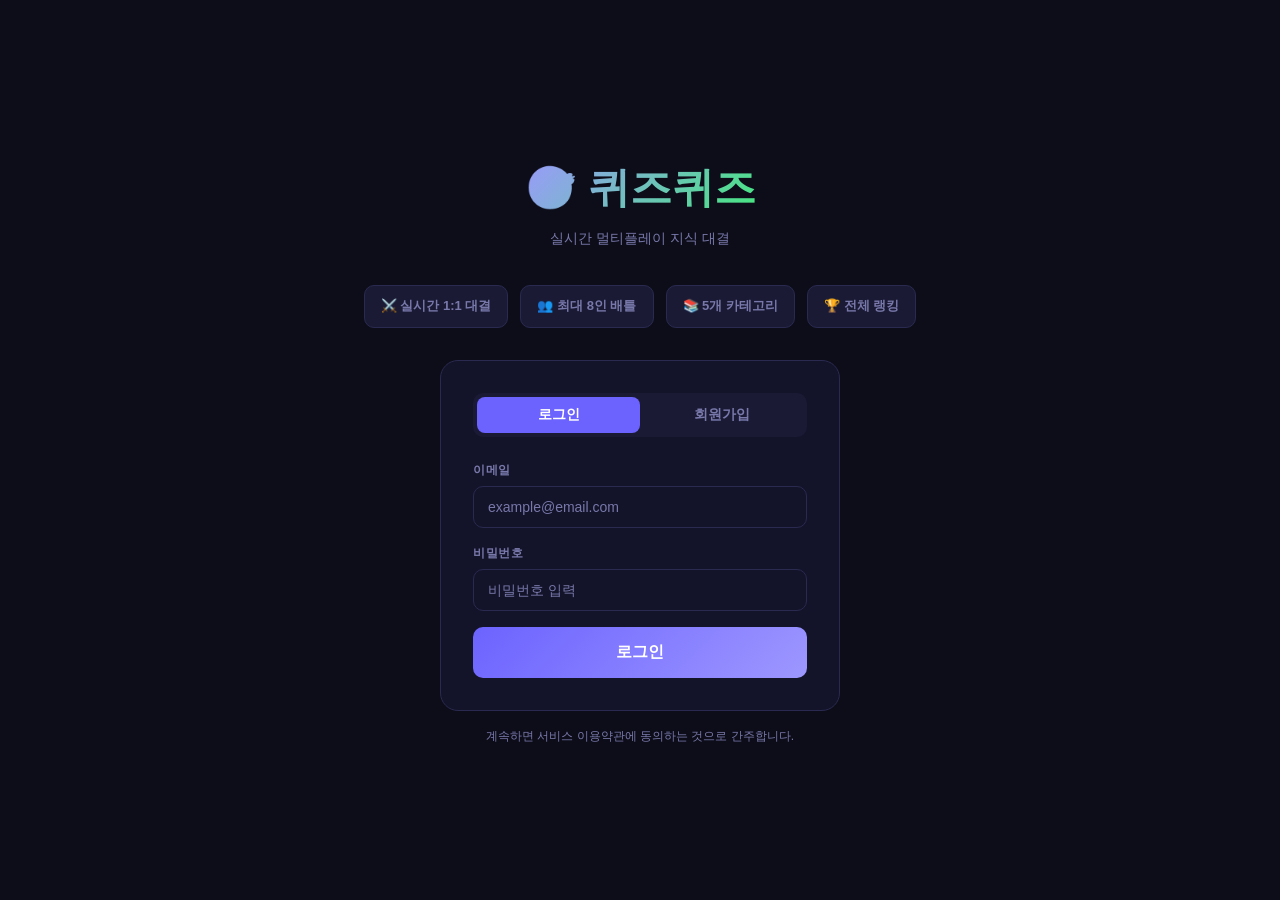
<file: english.html>
<!DOCTYPE html>
<html lang="ko">
<head>
<meta charset="UTF-8">
<meta name="viewport" content="width=device-width, initial-scale=1.0">
<title>생활영어 퀴즈 — 퀴즈퀴즈</title>
<link rel="stylesheet" href="css/style.css">
<style>
* { user-select: none; }

/* ═══════════════════════════════
   히어로 섹션
═══════════════════════════════ */
#setupScreen { max-width: 600px; margin: 0 auto; padding: 0 16px 80px; }

.eng-hero {
  text-align: center;
  background: linear-gradient(135deg, #0d1f3c 0%, #1a1040 50%, #0d1f3c 100%);
  border: 1px solid rgba(100,160,255,.25);
  border-radius: 20px;
  padding: 32px 24px 24px;
  margin-bottom: 20px;
  position: relative; overflow: hidden;
}
.eng-hero::before {
  content: '';
  position: absolute; inset: 0;
  background: radial-gradient(circle at 30% 50%, rgba(108,99,255,.15) 0%, transparent 60%),
              radial-gradient(circle at 70% 50%, rgba(67,233,123,.1) 0%, transparent 60%);
  pointer-events: none;
}
.eng-hero .flag  { font-size: 48px; margin-bottom: 8px; }
.eng-hero h2     { font-size: 24px; font-weight: 900; margin-bottom: 6px; }
.eng-hero .sub   { font-size: 13px; color: var(--muted); line-height: 1.6; }
.eng-hero .chips { display: flex; justify-content: center; gap: 8px; flex-wrap: wrap; margin-top: 14px; }
.eng-hero .chip  {
  background: rgba(255,255,255,.07); border: 1px solid rgba(255,255,255,.12);
  border-radius: 99px; padding: 4px 12px;
  font-size: 11px; font-weight: 700; color: var(--text);
}
.eng-hero .chip span { color: #43e97b; }

/* ═══════════════════════════════
   설정 카드
═══════════════════════════════ */
.setup-card {
  background: var(--surface);
  border: 1px solid var(--border);
  border-radius: 16px;
  padding: 20px;
  margin-bottom: 14px;
}
.setup-card h4 {
  font-size: 13px; font-weight: 800; color: var(--muted);
  text-transform: uppercase; letter-spacing: .05em;
  margin-bottom: 14px;
}

/* 상황 10대 그리드 */
.sit-grid {
  display: grid;
  grid-template-columns: repeat(auto-fill, minmax(120px, 1fr));
  gap: 8px;
}
.sit-btn {
  background: var(--surface2);
  border: 2px solid var(--border);
  border-radius: 12px;
  padding: 12px 8px;
  cursor: pointer;
  text-align: center;
  transition: all .2s;
  color: var(--text);
  font-family: inherit;
  position: relative;
}
.sit-btn .sit-emoji { font-size: 22px; display: block; margin-bottom: 4px; }
.sit-btn .sit-name  { font-size: 11px; font-weight: 700; display: block; }
.sit-btn .sit-count { font-size: 10px; color: var(--muted); display: block; margin-top: 2px; }
.sit-btn:hover  { border-color: var(--primary-l); background: rgba(108,99,255,.1); }
.sit-btn.active { border-color: var(--primary); background: rgba(108,99,255,.15); }
.sit-btn.active::after {
  content: '✓';
  position: absolute; top: 4px; right: 6px;
  font-size: 10px; color: var(--primary);
}

/* 타입 / 난이도 / 문항수 */
.option-row { display: flex; gap: 8px; flex-wrap: wrap; }
.opt-btn {
  flex: 1; min-width: 60px;
  background: var(--surface2);
  border: 2px solid var(--border);
  border-radius: 10px;
  padding: 8px 10px;
  font-size: 12px; font-weight: 700;
  cursor: pointer; color: var(--text);
  font-family: inherit;
  transition: all .15s;
  text-align: center;
}
.opt-btn:hover  { border-color: var(--primary-l); }
.opt-btn.active { border-color: var(--primary); background: rgba(108,99,255,.15); color: var(--primary); }

/* 시작 버튼 */
.start-bar {
  position: fixed; bottom: 0; left: 0; right: 0;
  background: rgba(14,14,22,.95); backdrop-filter: blur(10px);
  border-top: 1px solid var(--border);
  padding: 14px 20px;
  display: flex; align-items: center; gap: 12px;
  z-index: 50;
}
.start-bar .info { flex: 1; font-size: 13px; }
.start-bar .info strong { color: var(--primary); }

/* ═══════════════════════════════
   퀴즈 화면
═══════════════════════════════ */
#quizScreen { display: none; max-width: 540px; margin: 0 auto; padding: 0 16px 40px; }

.qz-header {
  display: flex; align-items: center; gap: 12px;
  padding: 14px 0; margin-bottom: 12px;
}
.qz-progress { flex: 1; }
.qz-prog-bar {
  height: 6px; background: var(--surface2);
  border-radius: 99px; overflow: hidden;
}
.qz-prog-fill { height: 100%; background: var(--primary); border-radius: 99px; transition: width .4s; }
.qz-prog-text { font-size: 11px; color: var(--muted); margin-top: 4px; }

.qz-timer {
  width: 48px; height: 48px;
  background: var(--surface2);
  border: 2px solid var(--border);
  border-radius: 50%;
  display: flex; align-items: center; justify-content: center;
  font-size: 17px; font-weight: 900;
  transition: all .3s;
}
.qz-timer.warn { border-color: #f59e0b; color: #f59e0b; }
.qz-timer.danger { border-color: var(--warn); color: var(--warn); }

.sit-badge {
  display: inline-flex; align-items: center; gap: 6px;
  background: rgba(108,99,255,.12); border: 1px solid rgba(108,99,255,.3);
  border-radius: 99px; padding: 4px 12px;
  font-size: 12px; font-weight: 700; color: var(--primary-l);
  margin-bottom: 14px;
}

.question-card {
  background: var(--surface);
  border: 1px solid var(--border);
  border-radius: 18px;
  padding: 22px;
  margin-bottom: 14px;
}
.question-type-badge {
  display: inline-block;
  font-size: 10px; font-weight: 800; letter-spacing: .06em;
  padding: 3px 8px; border-radius: 5px;
  margin-bottom: 10px;
  text-transform: uppercase;
}
.type-expression { background: rgba(108,99,255,.2); color: #a5b4fc; }
.type-translate   { background: rgba(67,233,123,.15); color: #43e97b; }
.type-vocab       { background: rgba(245,158,11,.15); color: #f59e0b; }

.question-text { font-size: 17px; font-weight: 700; line-height: 1.55; }

.choices { display: flex; flex-direction: column; gap: 10px; }
.choice-btn {
  background: var(--surface2);
  border: 2px solid var(--border);
  border-radius: 14px;
  padding: 14px 18px;
  text-align: left; cursor: pointer;
  font-family: inherit; font-size: 14px; font-weight: 600;
  color: var(--text);
  transition: all .15s;
  display: flex; align-items: center; gap: 12px;
}
.choice-btn .choice-label {
  width: 28px; height: 28px; border-radius: 8px;
  background: var(--surface); border: 1px solid var(--border);
  display: flex; align-items: center; justify-content: center;
  font-size: 12px; font-weight: 800; flex-shrink: 0;
}
.choice-btn:hover { border-color: var(--primary-l); background: rgba(108,99,255,.08); }
.choice-btn.correct { border-color: #43e97b; background: rgba(67,233,123,.12); }
.choice-btn.wrong   { border-color: var(--warn); background: rgba(255,101,132,.1); opacity: .7; }

/* 피드백 카드 */
.feedback-card {
  background: var(--surface);
  border: 1px solid var(--border);
  border-radius: 16px;
  padding: 18px;
  margin-top: 14px;
  display: none;
}
.feedback-card.correct { border-color: rgba(67,233,123,.4); background: rgba(67,233,123,.06); }
.feedback-card.wrong   { border-color: rgba(255,101,132,.3); background: rgba(255,101,132,.05); }
.feedback-header { font-size: 16px; font-weight: 800; margin-bottom: 10px; }
.feedback-hint   { font-size: 13px; color: var(--muted); margin-bottom: 8px; }
.feedback-en     {
  background: var(--surface2); border-radius: 10px; padding: 12px;
  font-size: 14px; font-style: italic; color: var(--text);
  border-left: 3px solid var(--primary);
}

.next-btn {
  width: 100%; margin-top: 14px;
  padding: 14px; font-size: 15px; font-weight: 800;
}

/* ═══════════════════════════════
   결과 화면
═══════════════════════════════ */
#resultScreen { display: none; max-width: 540px; margin: 0 auto; padding: 0 16px 40px; }

.result-hero {
  text-align: center;
  background: linear-gradient(135deg, #1a1845, #0d1f3c);
  border: 1px solid var(--border);
  border-radius: 20px;
  padding: 32px 24px;
  margin-bottom: 20px;
}
.result-emoji  { font-size: 56px; margin-bottom: 10px; }
.result-score  { font-size: 42px; font-weight: 900; color: var(--primary-l); margin-bottom: 4px; }
.result-label  { color: var(--muted); font-size: 14px; }
.result-xp     { display: inline-block; margin-top: 14px; background: rgba(108,99,255,.2); border-radius: 99px; padding: 6px 18px; font-size: 14px; font-weight: 800; color: var(--primary-l); }

.result-stats {
  display: grid; grid-template-columns: repeat(3,1fr); gap: 10px; margin-bottom: 16px;
}
.res-stat { background: var(--surface); border: 1px solid var(--border); border-radius: 14px; padding: 14px; text-align: center; }
.res-stat .val { font-size: 20px; font-weight: 900; }
.res-stat .lbl { font-size: 11px; color: var(--muted); margin-top: 2px; }

.review-list { display: flex; flex-direction: column; gap: 10px; }
.review-item {
  background: var(--surface);
  border: 1px solid var(--border);
  border-radius: 14px;
  padding: 14px 16px;
}
.review-item.r-correct { border-left: 3px solid #43e97b; }
.review-item.r-wrong   { border-left: 3px solid var(--warn); }
.review-q   { font-size: 13px; font-weight: 700; margin-bottom: 6px; }
.review-ans { font-size: 12px; color: var(--muted); }
.review-ans strong { color: var(--text); }
.review-en  { font-size: 12px; font-style: italic; color: var(--primary-l); margin-top: 4px; }

.result-btns { display: flex; gap: 10px; margin-top: 16px; }

/* 로딩 */
#loadingOverlay {
  position: fixed; inset: 0;
  background: rgba(8,8,18,.85); backdrop-filter: blur(6px);
  display: none; align-items: center; justify-content: center;
  z-index: 999; flex-direction: column; gap: 12px;
}
#loadingOverlay.show { display: flex; }
.spinner { width:40px;height:40px;border:3px solid var(--border);border-top-color:var(--primary);border-radius:50%;animation:spin 1s linear infinite; }
@keyframes spin { to{transform:rotate(360deg)} }

@media (max-width: 480px) {
  .sit-grid { grid-template-columns: repeat(auto-fill, minmax(100px, 1fr)); }
  .result-stats { grid-template-columns: repeat(3,1fr); }
}
</style>
</head>
<body>
<div id="topbar"></div>

<!-- 로딩 -->
<div id="loadingOverlay"><div class="spinner"></div><div style="font-size:13px;color:var(--muted)">문제 불러오는 중...</div></div>

<!-- ══════════════════════
     설정 화면
══════════════════════ -->
<div id="setupScreen">
  <div style="padding:14px 0 0"></div>

  <div class="eng-hero">
    <div class="flag">🇺🇸</div>
    <h2>생활영어 퀴즈</h2>
    <div class="sub">실생활 10가지 상황에서<br>꼭 필요한 영어 표현을 익혀보세요</div>
    <div class="chips">
      <div class="chip">📚 <span id="totalCount">100</span>문항</div>
      <div class="chip">🎯 10개 상황</div>
      <div class="chip">⭐ XP 4배</div>
    </div>
  </div>

  <!-- 상황 선택 -->
  <div class="setup-card">
    <h4>📍 상황 선택 (복수 선택 가능)</h4>
    <div class="sit-grid" id="sitGrid">
      <!-- JS로 생성 -->
    </div>
    <div style="margin-top:12px;display:flex;gap:8px;">
      <button class="btn btn-sm" id="selectAllBtn" style="flex:1;font-size:12px;">전체 선택</button>
      <button class="btn btn-sm" id="clearAllBtn"  style="flex:1;font-size:12px;">전체 해제</button>
    </div>
  </div>

  <!-- 유형 선택 -->
  <div class="setup-card">
    <h4>🎯 문제 유형</h4>
    <div class="option-row" id="typeRow">
      <button class="opt-btn active" data-type="all">전체</button>
      <button class="opt-btn" data-type="expression">표현</button>
      <button class="opt-btn" data-type="translate">번역</button>
      <button class="opt-btn" data-type="vocab">단어</button>
    </div>
  </div>

  <!-- 난이도 -->
  <div class="setup-card">
    <h4>⚡ 난이도</h4>
    <div class="option-row" id="diffRow">
      <button class="opt-btn active" data-diff="all">전체</button>
      <button class="opt-btn" data-diff="easy">쉬움</button>
      <button class="opt-btn" data-diff="medium">보통</button>
      <button class="opt-btn" data-diff="hard">어려움</button>
    </div>
  </div>

  <!-- 문항 수 -->
  <div class="setup-card">
    <h4>📝 문항 수</h4>
    <div class="option-row" id="countRow">
      <button class="opt-btn active" data-count="5">5문항</button>
      <button class="opt-btn" data-count="10">10문항</button>
      <button class="opt-btn" data-count="15">15문항</button>
      <button class="opt-btn" data-count="20">20문항</button>
    </div>
  </div>

  <!-- 하단 여백 -->
  <div style="height:80px"></div>
</div>

<!-- 시작 바 -->
<div class="start-bar" id="startBar">
  <div class="info">
    선택된 상황: <strong id="selectedInfo">0개</strong><br>
    <span style="font-size:11px;color:var(--muted)" id="availableInfo">문항을 선택하세요</span>
  </div>
  <button class="btn btn-primary" id="startBtn" disabled style="padding:12px 24px;font-size:15px;font-weight:800;">시작 →</button>
</div>

<!-- ══════════════════════
     퀴즈 화면
══════════════════════ -->
<div id="quizScreen">
  <div style="padding:14px 0 0"></div>
  <div class="qz-header">
    <div class="qz-progress">
      <div class="qz-prog-bar"><div class="qz-prog-fill" id="progFill" style="width:0%"></div></div>
      <div class="qz-prog-text"><span id="progText">0 / 0</span></div>
    </div>
    <div class="qz-timer" id="timerEl">15</div>
  </div>

  <div class="sit-badge" id="sitBadge">🏠 가정생활 · 아침루틴</div>

  <div class="question-card">
    <div class="question-type-badge" id="typeBadge">표현</div>
    <div class="question-text" id="questionText"></div>
  </div>

  <div class="choices" id="choicesEl"></div>

  <div class="feedback-card" id="feedbackCard">
    <div class="feedback-header" id="fbHeader"></div>
    <div class="feedback-hint" id="fbHint"></div>
    <div class="feedback-en" id="fbEn"></div>
    <button class="btn btn-primary next-btn" id="nextBtn">다음 →</button>
  </div>
</div>

<!-- ══════════════════════
     결과 화면
══════════════════════ -->
<div id="resultScreen">
  <div style="padding:14px 0 0"></div>
  <div class="result-hero">
    <div class="result-emoji" id="resultEmoji">🎉</div>
    <div class="result-score" id="resultScore">0 / 0</div>
    <div class="result-label">정답률</div>
    <div class="result-xp" id="resultXp">+0 XP</div>
  </div>

  <div class="result-stats">
    <div class="res-stat">
      <div class="val" id="statCorrect" style="color:#43e97b">0</div>
      <div class="lbl">정답</div>
    </div>
    <div class="res-stat">
      <div class="val" id="statWrong" style="color:var(--warn)">0</div>
      <div class="lbl">오답</div>
    </div>
    <div class="res-stat">
      <div class="val" id="statTime">0s</div>
      <div class="lbl">평균시간</div>
    </div>
  </div>

  <div id="wrongReview" style="margin-bottom:16px;display:none">
    <div style="font-size:14px;font-weight:800;margin-bottom:10px;">📖 오답 복습</div>
    <div class="review-list" id="reviewList"></div>
  </div>

  <div class="result-btns">
    <button class="btn btn-secondary" id="retryBtn" style="flex:1">🔄 다시 풀기</button>
    <button class="btn btn-primary" id="lobbyBtn" style="flex:1">🏠 로비로</button>
  </div>
</div>

<div id="toast-container"></div>

<script src="js/api.js"></script>
<script src="js/auth.js"></script>
<script src="js/utils.js"></script>
<script>
/* ──────────────────────────────
   인증
────────────────────────────── */
const user = Auth.require();
if (!user) throw new Error('not logged in');
renderTopbar();

/* ──────────────────────────────
   상황 10대 분류 정의
────────────────────────────── */
const SITUATIONS = [
  { key: '가정생활', emoji: '🏠', name: '가정생활',  subs: ['아침루틴', '청소정리', '요리식사', 'TV인터넷', '가족대화'] },
  { key: '직장업무', emoji: '💼', name: '직장업무',  subs: ['회의상황', '업무보고', '동료대화', '지시지시', '전화이메일'] },
  { key: '여행교통', emoji: '✈️', name: '여행교통',  subs: ['공항체크인', '지하철버스', '택시렌카', '호텔체크인', '여행정보', '관광지목화'] },
  { key: '음식외식', emoji: '🍽️', name: '음식·외식', subs: ['식당예약', '주문하기', '식당요청', '추천메뉴', '커피숍덕', '식품점편의점'] },
  { key: '쇼핑소비', emoji: '🛍️', name: '쇼핑·소비', subs: ['옷류순람', '가격흥정', '결제환불', '매장종업원', '백화점면느점', '마트온라인'] },
  { key: '의료건강', emoji: '🏥', name: '의료·건강', subs: ['병원접수', '증상설명', '약국', '치과안과', '운동헬스', '응급상황'] },
  { key: '교육학교', emoji: '📚', name: '교육·학교', subs: ['수업교실', '과제제출', '어학연수', '서프레즈테이션', '도서관'] },
  { key: '여가취미', emoji: '🎮', name: '여가·취미', subs: ['스포츠운동', '영화공연', '찰링노래', '여행계획', '페스티벌', '도박시도'] },
  { key: '사회관계', emoji: '👥', name: '사회·관계', subs: ['인사소개', '친구초대', '충고감사', '갈등해결', '소셜미디어'] },
  { key: '긴급위기', emoji: '🚨', name: '긴급·위기', subs: ['분실도난', '사고부상', '길안내', '연락통신', '좌체사고'] },
];

const SIT_MAP = {};
SITUATIONS.forEach(s => SIT_MAP[s.key] = s);

/* ──────────────────────────────
   상태
────────────────────────────── */
let allQuizzes   = [];
let selectedSits = new Set(SITUATIONS.map(s => s.key)); // 기본: 전체
let selType  = 'all';
let selDiff  = 'all';
let selCount = 5;

let quizQueue = [];
let currentIdx = 0;
let score = 0;
let wrongList = [];
let timerInterval = null;
let timeLeft = 15;
let timeTaken = [];

/* ──────────────────────────────
   초기화
────────────────────────────── */
async function init() {
  const overlay = document.getElementById('loadingOverlay');
  overlay.classList.add('show');
  try {
    const res = await API.getQuizzes('생활영어', 300);
    allQuizzes = (res.data || []).filter(q => q.category === '생활영어');
    document.getElementById('totalCount').textContent = allQuizzes.length;
  } catch (e) {
    showToast('문제를 불러오지 못했습니다.', 'error');
  } finally {
    overlay.classList.remove('show');
  }
  buildSitGrid();
  updateStartInfo();
}

/* ──────────────────────────────
   상황 그리드 빌드
────────────────────────────── */
function buildSitGrid() {
  const grid = document.getElementById('sitGrid');
  grid.innerHTML = '';
  SITUATIONS.forEach(sit => {
    const count = allQuizzes.filter(q => q.situation === sit.key).length;
    const btn = document.createElement('button');
    btn.className = 'sit-btn active';
    btn.dataset.key = sit.key;
    btn.innerHTML = `
      <span class="sit-emoji">${sit.emoji}</span>
      <span class="sit-name">${sit.name}</span>
      <span class="sit-count">${count}문항</span>
    `;
    btn.addEventListener('click', () => {
      if (selectedSits.has(sit.key)) {
        selectedSits.delete(sit.key);
        btn.classList.remove('active');
      } else {
        selectedSits.add(sit.key);
        btn.classList.add('active');
      }
      updateStartInfo();
    });
    grid.appendChild(btn);
  });
}

document.getElementById('selectAllBtn').addEventListener('click', () => {
  SITUATIONS.forEach(s => selectedSits.add(s.key));
  document.querySelectorAll('.sit-btn').forEach(b => b.classList.add('active'));
  updateStartInfo();
});
document.getElementById('clearAllBtn').addEventListener('click', () => {
  selectedSits.clear();
  document.querySelectorAll('.sit-btn').forEach(b => b.classList.remove('active'));
  updateStartInfo();
});

/* ──────────────────────────────
   옵션 버튼
────────────────────────────── */
document.getElementById('typeRow').querySelectorAll('.opt-btn').forEach(btn => {
  btn.addEventListener('click', () => {
    document.getElementById('typeRow').querySelectorAll('.opt-btn').forEach(b => b.classList.remove('active'));
    btn.classList.add('active');
    selType = btn.dataset.type;
    updateStartInfo();
  });
});
document.getElementById('diffRow').querySelectorAll('.opt-btn').forEach(btn => {
  btn.addEventListener('click', () => {
    document.getElementById('diffRow').querySelectorAll('.opt-btn').forEach(b => b.classList.remove('active'));
    btn.classList.add('active');
    selDiff = btn.dataset.diff;
    updateStartInfo();
  });
});
document.getElementById('countRow').querySelectorAll('.opt-btn').forEach(btn => {
  btn.addEventListener('click', () => {
    document.getElementById('countRow').querySelectorAll('.opt-btn').forEach(b => b.classList.remove('active'));
    btn.classList.add('active');
    selCount = parseInt(btn.dataset.count);
    updateStartInfo();
  });
});

function updateStartInfo() {
  let pool = allQuizzes.filter(q => selectedSits.has(q.situation));
  if (selType !== 'all') pool = pool.filter(q => q.type === selType);
  if (selDiff !== 'all') pool = pool.filter(q => q.difficulty === selDiff);

  const cnt = selectedSits.size;
  document.getElementById('selectedInfo').textContent = `${cnt}개 상황`;
  document.getElementById('availableInfo').textContent = `사용 가능 문항: ${pool.length}개`;

  const startBtn = document.getElementById('startBtn');
  if (pool.length >= 1 && cnt > 0) {
    startBtn.disabled = false;
    startBtn.textContent = `시작 (${Math.min(selCount, pool.length)}문항) →`;
  } else {
    startBtn.disabled = true;
    startBtn.textContent = '상황을 선택하세요';
  }
}

/* ──────────────────────────────
   퀴즈 시작
────────────────────────────── */
document.getElementById('startBtn').addEventListener('click', startQuiz);

function startQuiz() {
  let pool = allQuizzes.filter(q => selectedSits.has(q.situation));
  if (selType !== 'all') pool = pool.filter(q => q.type === selType);
  if (selDiff !== 'all') pool = pool.filter(q => q.difficulty === selDiff);

  // 셔플
  for (let i = pool.length - 1; i > 0; i--) {
    const j = Math.floor(Math.random() * (i + 1));
    [pool[i], pool[j]] = [pool[j], pool[i]];
  }
  quizQueue = pool.slice(0, selCount);
  currentIdx = 0; score = 0; wrongList = []; timeTaken = [];

  document.getElementById('setupScreen').style.display = 'none';
  document.getElementById('startBar').style.display    = 'none';
  document.getElementById('quizScreen').style.display  = 'block';

  showQuestion();
}

/* ──────────────────────────────
   문제 표시
────────────────────────────── */
function showQuestion() {
  const q = quizQueue[currentIdx];
  if (!q) { showResult(); return; }

  // 진행바
  const pct = (currentIdx / quizQueue.length) * 100;
  document.getElementById('progFill').style.width = pct + '%';
  document.getElementById('progText').textContent = `${currentIdx + 1} / ${quizQueue.length}`;

  // 상황 배지
  const sit = SIT_MAP[q.situation] || { emoji: '❓', name: q.situation };
  document.getElementById('sitBadge').textContent = `${sit.emoji} ${sit.name}${q.situation_sub ? ' · ' + q.situation_sub : ''}`;

  // 유형 배지
  const typeBadge = document.getElementById('typeBadge');
  const typeMap = { expression: { label: '💬 표현', cls: 'type-expression' }, translate: { label: '🔄 번역', cls: 'type-translate' }, vocab: { label: '📖 단어', cls: 'type-vocab' } };
  const tm = typeMap[q.type] || { label: q.type, cls: 'type-expression' };
  typeBadge.className = 'question-type-badge ' + tm.cls;
  typeBadge.textContent = tm.label;

  document.getElementById('questionText').textContent = q.question;

  // 보기
  const choicesEl = document.getElementById('choicesEl');
  choicesEl.innerHTML = '';
  const labels = ['A', 'B', 'C', 'D'];
  const opts = [q.option_a, q.option_b, q.option_c, q.option_d].filter(Boolean);
  opts.forEach((opt, i) => {
    const btn = document.createElement('button');
    btn.className = 'choice-btn';
    btn.innerHTML = `<span class="choice-label">${labels[i]}</span>${opt}`;
    btn.addEventListener('click', () => submitAnswer(labels[i], btn));
    choicesEl.appendChild(btn);
  });

  // 피드백 숨김
  const fc = document.getElementById('feedbackCard');
  fc.style.display = 'none';
  fc.className = 'feedback-card';

  // 타이머
  startTimer();
}

/* ──────────────────────────────
   타이머
────────────────────────────── */
function startTimer() {
  clearInterval(timerInterval);
  timeLeft = 15;
  updateTimerUI();
  timerInterval = setInterval(() => {
    timeLeft--;
    updateTimerUI();
    if (timeLeft <= 0) {
      clearInterval(timerInterval);
      submitAnswer(null, null, true);
    }
  }, 1000);
}

function updateTimerUI() {
  const el = document.getElementById('timerEl');
  el.textContent = timeLeft;
  el.className = 'qz-timer';
  if (timeLeft <= 5) el.classList.add('danger');
  else if (timeLeft <= 8) el.classList.add('warn');
}

/* ──────────────────────────────
   답안 제출
────────────────────────────── */
function submitAnswer(selected, clickedBtn, timeout = false) {
  clearInterval(timerInterval);
  timeTaken.push(15 - timeLeft);

  const q = quizQueue[currentIdx];
  const isCorrect = !timeout && selected === q.answer;

  // 버튼 비활성화
  document.querySelectorAll('.choice-btn').forEach((btn, i) => {
    btn.style.pointerEvents = 'none';
    const label = ['A','B','C','D'][i];
    if (label === q.answer) btn.classList.add('correct');
    else if (btn === clickedBtn) btn.classList.add('wrong');
  });

  if (isCorrect) score++;
  else wrongList.push(q);

  // 피드백
  const fc = document.getElementById('feedbackCard');
  fc.style.display = 'block';
  fc.className = 'feedback-card ' + (isCorrect ? 'correct' : 'wrong');

  document.getElementById('fbHeader').textContent = timeout
    ? '⏰ 시간 초과!'
    : isCorrect ? '🎉 정답입니다!' : '❌ 오답입니다.';

  document.getElementById('fbHint').textContent = q.hint || '';
  document.getElementById('fbEn').textContent = q.en_sentence || '';
}

document.getElementById('nextBtn').addEventListener('click', () => {
  currentIdx++;
  showQuestion();
});

/* ──────────────────────────────
   결과 화면
────────────────────────────── */
async function showResult() {
  document.getElementById('quizScreen').style.display  = 'none';
  document.getElementById('resultScreen').style.display = 'block';

  const total  = quizQueue.length;
  const pct    = Math.round((score / total) * 100);
  const avg    = timeTaken.length ? Math.round(timeTaken.reduce((a,b)=>a+b,0)/timeTaken.length) : 0;
  const isPerfect = score === total;
  const xp    = score * 12 + (isPerfect ? 30 : 0) + 10;

  // 이모지
  const emojis = pct >= 90 ? '🏆' : pct >= 70 ? '🎉' : pct >= 50 ? '😊' : '📖';
  document.getElementById('resultEmoji').textContent = emojis;
  document.getElementById('resultScore').textContent = `${score} / ${total}`;
  document.getElementById('resultXp').textContent    = `+${xp} XP`;
  document.getElementById('statCorrect').textContent = score;
  document.getElementById('statWrong').textContent   = total - score;
  document.getElementById('statTime').textContent    = avg + 's';

  // 오답 복습
  if (wrongList.length > 0) {
    document.getElementById('wrongReview').style.display = 'block';
    const list = document.getElementById('reviewList');
    list.innerHTML = '';
    wrongList.forEach(q => {
      const sit = SIT_MAP[q.situation] || { emoji: '❓' };
      const item = document.createElement('div');
      item.className = 'review-item r-wrong';
      item.innerHTML = `
        <div class="review-q">${sit.emoji} ${q.question}</div>
        <div class="review-ans">정답: <strong>${q.answer}</strong> — ${q['option_' + q.answer.toLowerCase()] || ''}</div>
        ${q.en_sentence ? `<div class="review-en">💬 ${q.en_sentence}</div>` : ''}
      `;
      list.appendChild(item);
    });
  }

  // XP 저장
  try {
    const updated = { ...user, xp: (user.xp || 0) + xp };
    updated.level = Auth.calcLevel(updated.xp);
    await API.updateUser(user.id, { xp: updated.xp, level: updated.level });
    Auth.set(updated);
    if (isPerfect) showToast('🌟 완벽한 점수! XP 보너스!', 'success');
    else showToast(`+${xp} XP 획득!`, 'success');
  } catch(e) {}
}

document.getElementById('retryBtn').addEventListener('click', () => {
  document.getElementById('resultScreen').style.display = 'none';
  document.getElementById('setupScreen').style.display  = 'block';
  document.getElementById('startBar').style.display     = 'flex';
  document.getElementById('wrongReview').style.display  = 'none';
});
document.getElementById('lobbyBtn').addEventListener('click', () => {
  window.location.href = 'lobby.html';
});

/* ──────────────────────────────
   시작
────────────────────────────── */
init();
</script>
</body>
</html>
</file>
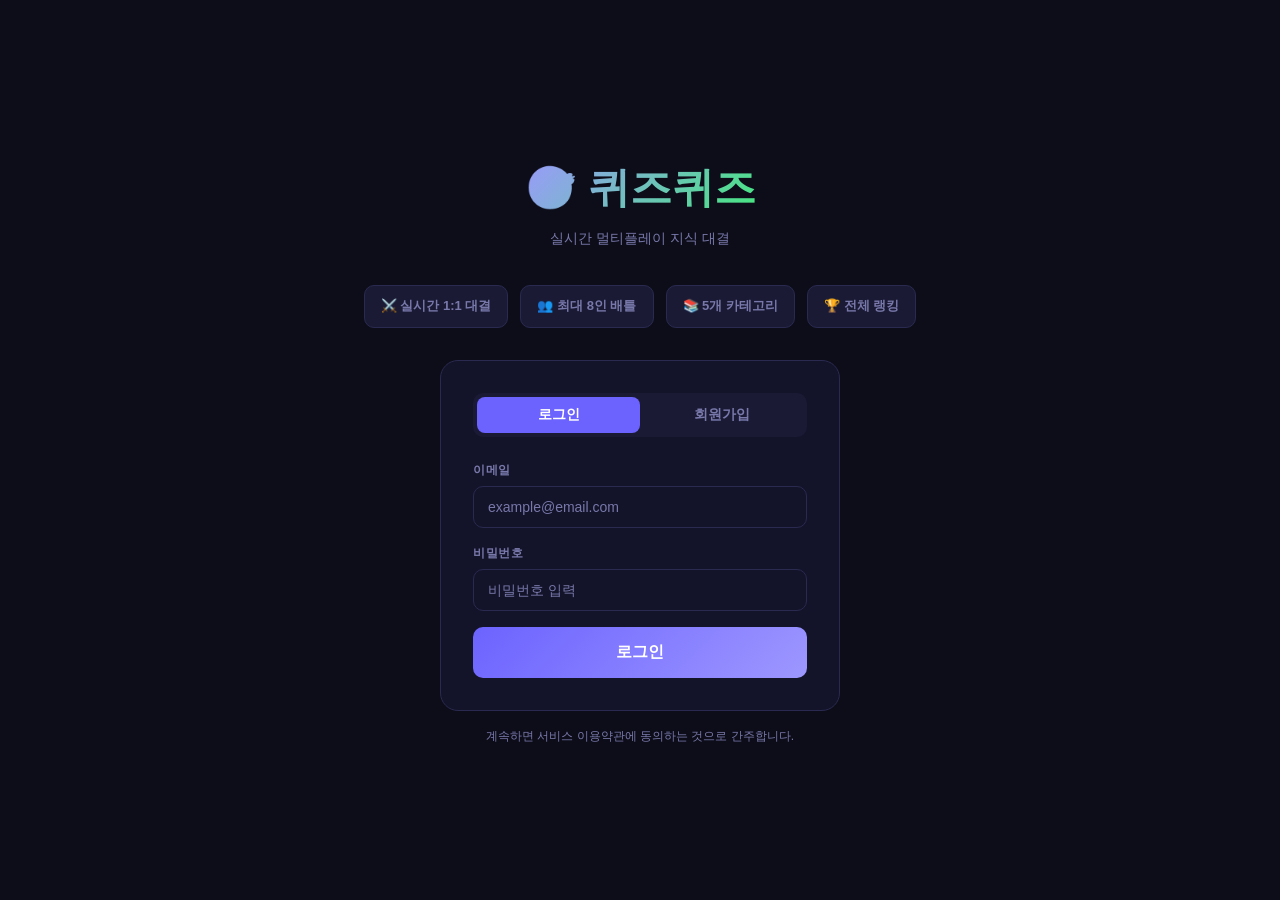
<file: game.html>
<!DOCTYPE html>
<html lang="ko">
<head>
<meta charset="UTF-8">
<meta name="viewport" content="width=device-width, initial-scale=1.0">
<title>게임 — 퀴즈퀴즈</title>
<link rel="stylesheet" href="css/style.css">
<style>
* { user-select: none; }

.game-wrap {
  max-width: 720px; margin: 0 auto;
  padding: 16px 16px 40px;
  min-height: 100vh;
  display: flex; flex-direction: column;
}

/* ── 상단 점수판 ── */
.scoreboard {
  display: flex; gap: 8px; margin-bottom: 14px; flex-wrap: wrap;
}
.score-card {
  flex: 1; min-width: 100px;
  background: var(--surface2);
  border: 1.5px solid var(--border);
  border-radius: 12px;
  padding: 10px 14px;
  display: flex; align-items: center; gap: 10px;
  transition: border-color .2s;
}
.score-card.me    { border-color: var(--yellow); }
.score-card.lead  { border-color: var(--accent); }
.score-avatar {
  width: 34px; height: 34px; border-radius: 50%;
  background: linear-gradient(135deg, var(--primary), var(--primary-l));
  display: flex; align-items: center; justify-content: center;
  font-size: 13px; font-weight: 700; color: #fff; flex-shrink: 0;
}
.score-nick  { font-size: 12px; font-weight: 700; white-space: nowrap; overflow: hidden; text-overflow: ellipsis; }
.score-pts   { font-size: 18px; font-weight: 900; color: var(--primary-l); margin-left: auto; }
.score-pts.lead { color: var(--accent); }

/* ── 진행 상태 ── */
.progress-info {
  display: flex; justify-content: space-between; align-items: center;
  font-size: 13px; color: var(--muted);
  margin-bottom: 6px;
}
.progress-bg { background: var(--border); border-radius: 99px; height: 4px; margin-bottom: 16px; }
.progress-fill { height: 4px; border-radius: 99px; background: linear-gradient(90deg, var(--primary), var(--accent)); transition: width .3s; }

/* ── 타이머 ── */
.timer-wrap { margin-bottom: 16px; }
.timer-info { display: flex; justify-content: space-between; font-size: 13px; margin-bottom: 5px; }
.timer-num { font-size: 20px; font-weight: 900; transition: color .3s; }
.timer-num.warn   { color: var(--yellow); }
.timer-num.danger { color: var(--warn); }
.timer-bg { background: var(--border); border-radius: 99px; height: 8px; }
.timer-fill {
  height: 8px; border-radius: 99px;
  background: linear-gradient(90deg, var(--accent), var(--primary));
  transition: width .1s linear, background .3s;
}
.timer-fill.warn   { background: linear-gradient(90deg, var(--yellow), #ff9f43); }
.timer-fill.danger { background: linear-gradient(90deg, var(--warn), #ff9a8b); }

/* ── 문제 카드 ── */
.question-card {
  background: var(--surface2);
  border: 1px solid var(--border);
  border-radius: 16px;
  padding: 24px;
  margin-bottom: 16px;
  flex: 1;
}
.q-header { display: flex; align-items: center; gap: 10px; margin-bottom: 14px; }
.q-type-badge { font-size: 11px; font-weight: 700; }
.q-text { font-size: clamp(16px, 3.5vw, 20px); font-weight: 700; line-height: 1.5; }

/* ── 선택지 ── */
.choices-grid {
  display: grid;
  gap: 10px;
  margin-top: 20px;
}
.choices-grid.multiple { grid-template-columns: 1fr 1fr; }
.choices-grid.ox       { grid-template-columns: 1fr 1fr; }

.choice-btn {
  display: flex; align-items: center; gap: 11px;
  background: rgba(255,255,255,.03);
  border: 1.5px solid var(--border);
  border-radius: 12px;
  padding: 13px 15px;
  color: var(--text);
  font-family: inherit; font-size: 14px; font-weight: 600;
  cursor: pointer;
  transition: border-color .15s, background .15s, transform .1s;
  text-align: left; width: 100%;
}
.choice-btn:hover:not(:disabled) { border-color: var(--primary-l); background: rgba(108,99,255,.1); transform: translateY(-2px); }
.choice-btn:active:not(:disabled) { transform: scale(.97); }
.choice-btn:disabled { cursor: default; }

.choice-btn.correct  { border-color: var(--accent) !important; background: rgba(67,233,123,.18) !important; }
.choice-btn.wrong    { border-color: var(--warn)   !important; background: rgba(255,101,132,.15) !important; }
.choice-btn.selected { border-color: var(--primary) !important; background: rgba(108,99,255,.2) !important; }

.choice-key {
  min-width: 28px; height: 28px; border-radius: 7px;
  background: rgba(255,255,255,.07);
  display: flex; align-items: center; justify-content: center;
  font-size: 12px; font-weight: 700; color: var(--muted);
  flex-shrink: 0; transition: background .15s, color .15s;
}
.choice-btn.correct .choice-key  { background: var(--accent); color: #0a1a10; }
.choice-btn.wrong   .choice-key  { background: var(--warn); color: #fff; }
.choice-btn.selected .choice-key { background: var(--primary); color: #fff; }

/* OX 특수 버튼 */
.choice-btn.ox-btn { justify-content: center; font-size: 28px; font-weight: 900; padding: 22px; }
.choice-btn.ox-o   { color: var(--accent); }
.choice-btn.ox-x   { color: var(--warn); }
.choice-btn.ox-o.correct { background: rgba(67,233,123,.2) !important; }
.choice-btn.ox-x.correct { background: rgba(67,233,123,.2) !important; }

/* ── 피드백 오버레이 ── */
#feedback {
  position: fixed; inset: 0;
  display: flex; flex-direction: column;
  align-items: center; justify-content: center;
  z-index: 200; pointer-events: none;
  opacity: 0; transition: opacity .2s;
}
#feedback.show { opacity: 1; }
#feedbackIcon { font-size: 80px; animation: bounceIn .3s ease; }
#feedbackText { font-size: 20px; font-weight: 900; margin-top: 8px; }
@keyframes bounceIn { 0%{transform:scale(.3)} 60%{transform:scale(1.1)} 100%{transform:scale(1)} }

/* ── 대기 화면 ── */
#waitingOther {
  text-align: center; padding: 20px; color: var(--muted); font-size: 14px;
  display: none;
}
.dots-anim::after {
  content: '...';
  animation: dots 1.2s steps(4) infinite;
}
@keyframes dots { 0%{content:'.'} 33%{content:'..'} 66%{content:'...'} }

/* ── 결과 화면 ── */
#resultScreen { display: none; }
.result-hero {
  text-align: center;
  background: linear-gradient(135deg, #1a1845, #1a2540);
  border: 1px solid var(--border);
  border-radius: 18px;
  padding: 40px 24px 28px;
  margin-bottom: 16px;
}
.result-hero .trophy { font-size: 64px; margin-bottom: 12px; }
.result-hero h2 { font-size: 26px; font-weight: 900; margin-bottom: 6px; }
.result-hero p  { color: var(--muted); font-size: 14px; }

.result-ranking {
  background: var(--surface2);
  border: 1px solid var(--border);
  border-radius: 16px;
  overflow: hidden; margin-bottom: 14px;
}
.result-rank-item {
  display: flex; align-items: center; gap: 14px;
  padding: 14px 18px;
  border-bottom: 1px solid var(--border);
}
.result-rank-item:last-child { border-bottom: none; }
.result-rank-num { font-size: 20px; font-weight: 900; min-width: 32px; text-align: center; }
.result-rank-info { flex: 1; }
.result-rank-name { font-size: 14px; font-weight: 700; margin-bottom: 2px; }
.result-rank-detail { font-size: 12px; color: var(--muted); }
.result-rank-score { font-size: 20px; font-weight: 900; color: var(--primary-l); }

.result-my-xp {
  background: rgba(67,233,123,.08);
  border: 1px solid rgba(67,233,123,.25);
  border-radius: 12px;
  padding: 16px 18px;
  display: flex; align-items: center; justify-content: space-between;
  margin-bottom: 14px;
}
.result-btns { display: flex; gap: 10px; }
.result-btns .btn { flex: 1; }

@media(max-width:500px) {
  .choices-grid.multiple { grid-template-columns: 1fr; }
}
</style>
</head>
<body>

<div class="game-wrap" id="gameWrap">
  <div class="spinner" style="margin:auto"></div>
</div>

<div id="feedback">
  <div id="feedbackIcon"></div>
  <div id="feedbackText"></div>
</div>

<div id="toast-container"></div>

<script src="js/api.js"></script>
<script src="js/auth.js"></script>
<script src="js/utils.js"></script>
<script>
const user = Auth.require();
if (!user) throw new Error('not logged in');

const params = new URLSearchParams(location.search);
const roomId = params.get('id');
if (!roomId) { window.location.href = 'lobby.html'; throw new Error('no room id'); }

const TOTAL_TIME = 15; // 문제당 초
let room = null;
let questions = [];
let currentQ = 0;
let myScore = 0;
let answered = false;
let timerInterval = null;
let pollInterval = null;
let timeLeft = TOTAL_TIME;
let gameEnded = false;

// ── 초기화 ──
(async () => {
  showLoading();
  try {
    room = await API.getRoomById(roomId);
    if (!room) { window.location.href = 'lobby.html'; return; }

    // 퀴즈 로드
    const qIds = room.question_ids.split(',').filter(Boolean);
    const qRes = await API.getQuizzes();
    const allQ = qRes.data || [];
    questions = qIds.map(id => allQ.find(q => q.id === id)).filter(Boolean);

    if (questions.length === 0) { showToast('문제를 불러올 수 없습니다.', 'error'); setTimeout(() => window.location.href = 'lobby.html', 1500); return; }

    // 이미 진행 중인 경우 현재 인덱스 복원
    const gs = JSON.parse(room.game_state_json || '{}');
    currentQ = gs.questionIndex || 0;
    if (currentQ >= questions.length) { currentQ = 0; }

    renderGame();
    startTimer();
    pollInterval = setInterval(pollGameState, 1500);
  } catch(e) {
    showToast('게임 로드 실패', 'error');
    setTimeout(() => window.location.href = 'lobby.html', 1500);
  }
  hideLoading();
})();

// ── 게임 화면 렌더 ──
function renderGame() {
  if (gameEnded) return;
  const players = JSON.parse(room.players_json || '[]');
  const maxScore = Math.max(...players.map(p => p.score || 0));
  const pct = Math.round((currentQ / questions.length) * 100);

  // 점수판
  const scoreHTML = players.map(p => {
    const isMe = p.id === user.id;
    const isLead = (p.score || 0) === maxScore && maxScore > 0;
    return `
      <div class="score-card ${isMe?'me':''} ${isLead?'lead':''}">
        <div class="score-avatar">${p.nickname[0].toUpperCase()}</div>
        <div class="score-nick">${p.nickname}${isMe?' (나)':''}</div>
        <div class="score-pts ${isLead?'lead':''}">${p.score || 0}</div>
      </div>`;
  }).join('');

  const q = questions[currentQ];
  const isOX = q.type === 'ox';

  // 선택지
  let choicesHTML = '';
  if (isOX) {
    choicesHTML = `
      <div class="choices-grid ox">
        <button class="choice-btn ox-btn ox-o" data-ans="O">⭕</button>
        <button class="choice-btn ox-btn ox-x" data-ans="X">❌</button>
      </div>`;
  } else {
    const opts = [
      { k: 'A', l: q.option_a },
      { k: 'B', l: q.option_b },
      { k: 'C', l: q.option_c },
      { k: 'D', l: q.option_d }
    ].filter(o => o.l);
    choicesHTML = `
      <div class="choices-grid multiple">
        ${opts.map(o => `
          <button class="choice-btn" data-ans="${o.k}">
            <span class="choice-key">${o.k}</span>
            <span>${o.l}</span>
          </button>`).join('')}
      </div>`;
  }

  document.getElementById('gameWrap').innerHTML = `
    <div class="scoreboard">${scoreHTML}</div>

    <div class="progress-info">
      <span>문제 <strong>${currentQ + 1}</strong> / ${questions.length}</span>
      <span>${q.category}</span>
    </div>
    <div class="progress-bg"><div class="progress-fill" style="width:${pct}%"></div></div>

    <div class="timer-wrap">
      <div class="timer-info">
        <span class="text-muted">남은 시간</span>
        <span class="timer-num" id="timerNum">${timeLeft}</span>
      </div>
      <div class="timer-bg"><div class="timer-fill" id="timerFill" style="width:100%"></div></div>
    </div>

    <div class="question-card">
      <div class="q-header">
        <span class="badge ${isOX?'badge-accent':'badge-primary'} q-type-badge">${isOX?'OX 퀴즈':'4지선다'}</span>
        <span class="text-muted text-sm">${q.difficulty==='easy'?'⭐ 쉬움':q.difficulty==='medium'?'⭐⭐ 보통':'⭐⭐⭐ 어려움'}</span>
      </div>
      <div class="q-text">${q.question}</div>
      ${choicesHTML}
    </div>

    <div id="waitingOther"><span class="dots-anim">다른 플레이어 대기 중</span></div>`;

  // 선택지 이벤트
  document.querySelectorAll('.choice-btn').forEach(btn => {
    btn.addEventListener('click', function() {
      if (answered) return;
      submitAnswer(this.dataset.ans);
    });
  });
}

// ── 타이머 ──
function startTimer() {
  clearInterval(timerInterval);
  timeLeft = TOTAL_TIME;
  updateTimerUI();

  timerInterval = setInterval(async () => {
    if (answered) return;
    timeLeft--;
    updateTimerUI();
    if (timeLeft <= 0) {
      clearInterval(timerInterval);
      await handleTimeOut();
    }
  }, 1000);
}

function updateTimerUI() {
  const numEl = document.getElementById('timerNum');
  const fillEl = document.getElementById('timerFill');
  if (!numEl || !fillEl) return;

  const pct = (timeLeft / TOTAL_TIME) * 100;
  numEl.textContent = timeLeft;
  fillEl.style.width = pct + '%';

  const isWarn = timeLeft <= 8;
  const isDanger = timeLeft <= 4;
  numEl.className = 'timer-num' + (isDanger ? ' danger' : isWarn ? ' warn' : '');
  fillEl.className = 'timer-fill' + (isDanger ? ' danger' : isWarn ? ' warn' : '');
}

async function handleTimeOut() {
  if (answered || gameEnded) return;
  answered = true;
  showFeedback(false, questions[currentQ].answer);
  await updateScore(false);
  setTimeout(advanceQuestion, 1800);
}

// ── 답변 제출 ──
async function submitAnswer(ans) {
  if (answered || gameEnded) return;
  answered = true;
  clearInterval(timerInterval);

  const q = questions[currentQ];
  const correct = ans === q.answer;

  // 버튼 시각화
  document.querySelectorAll('.choice-btn').forEach(btn => {
    btn.disabled = true;
    if (btn.dataset.ans === q.answer) btn.classList.add('correct');
    else if (btn.dataset.ans === ans && !correct) btn.classList.add('wrong');
  });

  showFeedback(correct, q.answer);
  if (correct) myScore++;
  await updateScore(correct);
  setTimeout(advanceQuestion, 1800);
}

function showFeedback(correct, correctAns) {
  const fb = document.getElementById('feedback');
  document.getElementById('feedbackIcon').textContent = correct ? '✅' : '❌';
  document.getElementById('feedbackText').textContent = correct ? '정답!' : `오답! 정답: ${correctAns}`;
  document.getElementById('feedbackText').style.color = correct ? 'var(--accent)' : 'var(--warn)';
  fb.classList.add('show');
  setTimeout(() => fb.classList.remove('show'), 1600);
}

// ── 점수 업데이트 ──
async function updateScore(correct) {
  try {
    const r = await API.getRoomById(roomId);
    const players = JSON.parse(r.players_json || '[]');
    const me = players.find(p => p.id === user.id);
    if (me && correct) me.score = (me.score || 0) + 1;
    await API.updateRoom(roomId, { players_json: JSON.stringify(players) });
    room = { ...r, players_json: JSON.stringify(players) };
  } catch(e) {}
}

// ── 다음 문제 ──
async function advanceQuestion() {
  if (gameEnded) return;
  answered = false;

  // 모든 플레이어가 답했는지 or 타임아웃인지 → 서버 상태에서 인덱스 체크
  currentQ++;
  if (currentQ >= questions.length) {
    // 게임 종료
    await endGame();
    return;
  }

  // 게임 상태 업데이트 (방장만)
  if (room.host_id === user.id) {
    try {
      const gs = { questionIndex: currentQ, phase: 'playing', startedAt: Date.now() };
      await API.updateRoom(roomId, { game_state_json: JSON.stringify(gs) });
    } catch(e) {}
  }

  timeLeft = TOTAL_TIME;
  renderGame();
  startTimer();
}

// ── 폴링: 다른 유저의 진행 상태 동기화 ──
async function pollGameState() {
  if (gameEnded) return;
  try {
    const r = await API.getRoomById(roomId);
    if (!r) return;
    const gs = JSON.parse(r.game_state_json || '{}');

    // 다른 플레이어가 다음 문제로 넘어갔는지 확인
    if (gs.questionIndex !== undefined && gs.questionIndex > currentQ && !answered) {
      currentQ = gs.questionIndex;
      if (currentQ >= questions.length) { await endGame(); return; }
      clearInterval(timerInterval);
      answered = false;
      timeLeft = TOTAL_TIME;
      room = r;
      renderGame();
      startTimer();
    } else {
      // 점수만 갱신
      room = r;
      const players = JSON.parse(r.players_json || '[]');
      const maxScore = Math.max(...players.map(p => p.score || 0));
      players.forEach(p => {
        const cards = document.querySelectorAll('.score-card');
        // 점수판만 업데이트
      });
    }
  } catch(e) {}
}

// ── 게임 종료 ──
async function endGame() {
  if (gameEnded) return;
  gameEnded = true;
  clearInterval(timerInterval);
  clearInterval(pollInterval);

  showLoading();
  try {
    const r = await API.getRoomById(roomId);
    const players = JSON.parse(r.players_json || '[]').sort((a,b) => (b.score||0)-(a.score||0));
    const myRank = players.findIndex(p => p.id === user.id) + 1;
    const myFinalScore = players.find(p => p.id === user.id)?.score || 0;
    const isWin = myRank === 1;
    const xpEarned = calcXP(myFinalScore, questions.length, isWin, myRank === 1);

    // DB 업데이트
    const freshUser = await API.getUserById(user.id);
    const newXP = (freshUser.xp || 0) + xpEarned;
    const newLevel = Auth.calcLevel(newXP);
    const updatedUser = {
      xp: newXP,
      level: newLevel,
      total_games: (freshUser.total_games || 0) + 1,
      wins: (freshUser.wins || 0) + (isWin ? 1 : 0)
    };
    await API.updateUser(user.id, updatedUser);
    Auth.set({ ...freshUser, ...updatedUser });

    // 게임 기록 저장
    await API.createRecord({
      id: Auth.uuid(),
      room_id: roomId,
      user_id: user.id,
      nickname: user.nickname,
      score: myFinalScore,
      rank: myRank,
      xp_earned: xpEarned,
      category: r.category,
      total_questions: questions.length
    });

    // 방 상태 종료
    if (r.host_id === user.id) {
      await API.updateRoom(roomId, { status: 'ended' });
    }

    hideLoading();
    renderResult(players, myRank, myFinalScore, xpEarned, r.category);
  } catch(e) {
    hideLoading();
    renderResult([], 1, myScore, 5, '');
  }
}

// ── 결과 화면 ──
function renderResult(players, myRank, myScore, xpEarned, category) {
  const medals = ['🥇','🥈','🥉'];
  const rankItems = players.map((p, i) => `
    <div class="result-rank-item">
      <div class="result-rank-num">${medals[i] || (i+1)}</div>
      <div class="result-rank-info">
        <div class="result-rank-name">${p.nickname} ${p.id === user.id ? '<span class="badge badge-primary">나</span>' : ''}</div>
        <div class="result-rank-detail">정답 ${p.score || 0} / ${questions.length}문제</div>
      </div>
      <div class="result-rank-score">${p.score || 0}점</div>
    </div>`).join('');

  const win = myRank === 1;
  const trophy = win ? '🏆' : myRank === 2 ? '🥈' : myRank === 3 ? '🥉' : '🎮';
  const msg = win ? '축하합니다! 1등입니다!' : `${myRank}위로 완주했습니다!`;

  document.getElementById('gameWrap').innerHTML = `
    <div class="result-hero">
      <div class="trophy">${trophy}</div>
      <h2>${msg}</h2>
      <p>카테고리: ${category} · ${questions.length}문제</p>
    </div>

    <div class="result-ranking">${rankItems}</div>

    <div class="result-my-xp">
      <div>
        <div class="fw-bold">획득 경험치</div>
        <div class="text-sm text-muted">레벨 Lv.${Auth.calcLevel(Auth.get().xp||0)}</div>
      </div>
      <div class="text-accent fw-black text-xl">+${xpEarned} XP</div>
    </div>

    <div class="result-btns">
      <button class="btn btn-ghost" id="backLobbyBtn">🏠 로비로</button>
      <button class="btn btn-primary" id="rankingBtn">🏆 랭킹 보기</button>
    </div>`;

  document.getElementById('backLobbyBtn').addEventListener('click', () => window.location.href = 'lobby.html');
  document.getElementById('rankingBtn').addEventListener('click', () => window.location.href = 'ranking.html');
}
</script>
</body>
</html>
</file>
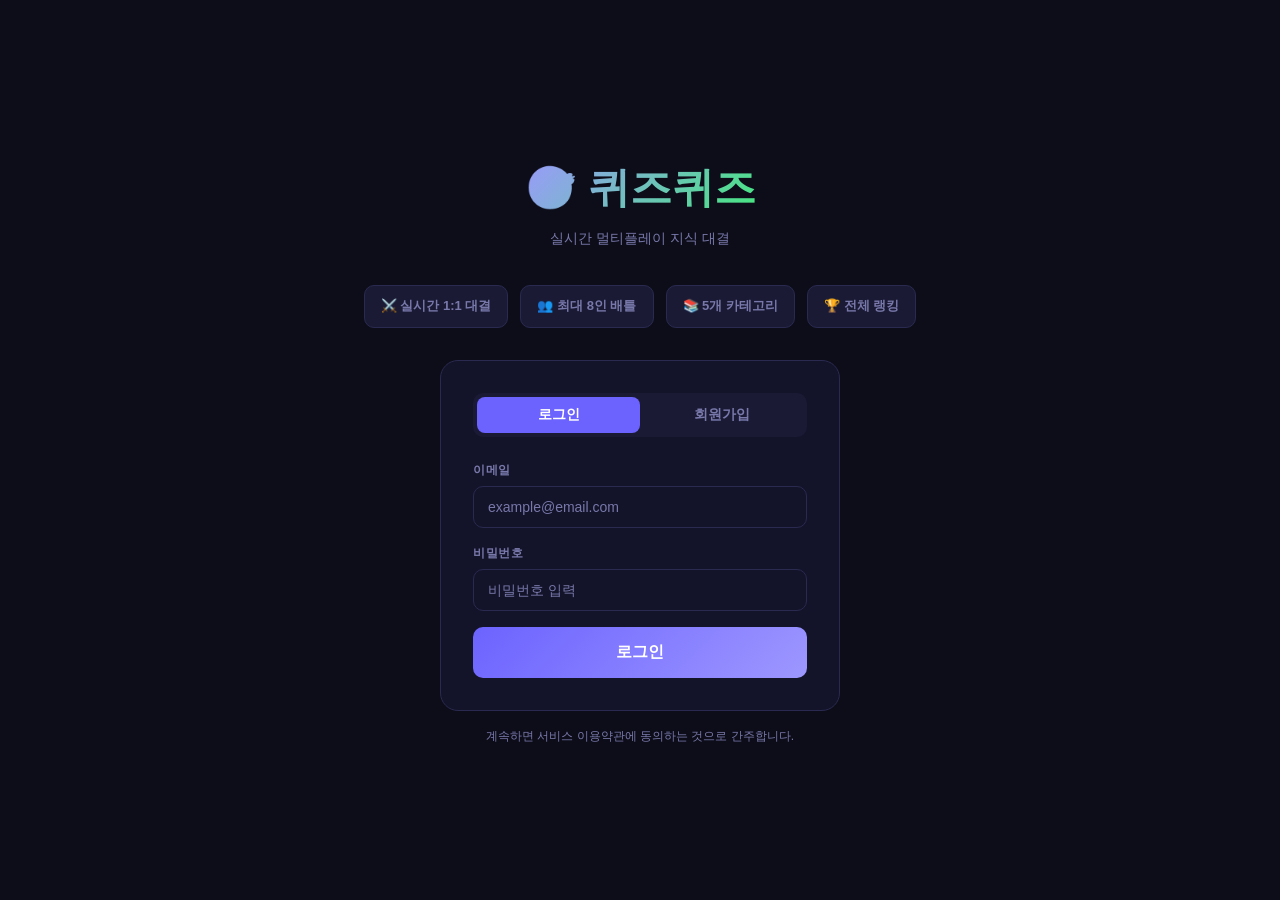
<file: history.html>
<!DOCTYPE html>
<html lang="ko">
<head>
<meta charset="UTF-8">
<meta name="viewport" content="width=device-width, initial-scale=1.0">
<title>학습 기록 — 퀴즈퀴즈</title>
<link rel="stylesheet" href="css/style.css">
<style>
* { user-select: none; }

.mini-header {
  display: flex; justify-content: space-between; align-items: center;
  padding: 10px 16px;
  max-width: 520px; margin: 0 auto;
}
.mini-logo { font-size: 14px; font-weight: 800; color: var(--muted); text-decoration: none; }

#wrap { max-width: 520px; margin: 0 auto; padding: 0 16px 40px; }

.hist-hero {
  text-align: center;
  background: linear-gradient(135deg, #0d1f3c 0%, #1a1040 50%, #0d1f3c 100%);
  border: 1px solid rgba(100,160,255,.25);
  border-radius: 16px;
  padding: 18px 20px 16px;
  margin-bottom: 14px;
}
.hist-hero .icon { font-size: 32px; margin-bottom: 4px; }
.hist-hero h2 { font-size: 18px; font-weight: 900; margin-bottom: 4px; }
.hist-hero .sub { font-size: 12px; color: var(--muted); }

/* 요약 통계 */
.stat-row { display: flex; gap: 8px; margin-bottom: 14px; }
.stat-box {
  flex: 1; text-align: center;
  background: var(--surface2); border: 1px solid var(--border);
  border-radius: 10px; padding: 10px 6px;
}
.stat-box .val { font-size: 18px; font-weight: 900; color: var(--primary); }
.stat-box .lbl { font-size: 10px; color: var(--muted); margin-top: 1px; }

/* 필터 */
.filter-row { display: flex; gap: 6px; flex-wrap: wrap; margin-bottom: 10px; }
.filter-btn {
  padding: 6px 12px; border: 1.5px solid var(--border);
  border-radius: 99px; background: var(--surface2); color: var(--text);
  font-family: inherit; font-size: 11px; font-weight: 600;
  cursor: pointer; transition: all .15s;
}
.filter-btn.active { border-color: var(--primary); background: rgba(108,99,255,.15); color: var(--primary); }

/* 세션 목록 */
.sess-list { display: flex; flex-direction: column; gap: 6px; }
.sess-item {
  display: flex; align-items: center; gap: 10px;
  padding: 10px 12px;
  background: var(--surface); border: 1px solid var(--border);
  border-radius: 10px;
  font-size: 12px;
}
.sess-icon { font-size: 22px; }
.sess-main { flex: 1; min-width: 0; }
.sess-title { font-weight: 700; font-size: 13px; margin-bottom: 2px; }
.sess-meta { color: var(--muted); font-size: 10px; }
.sess-badge {
  padding: 3px 8px; border-radius: 99px;
  font-size: 10px; font-weight: 700;
}
.sess-badge.perfect { background: rgba(67,233,123,.15); color: #43e97b; }
.sess-badge.normal  { background: rgba(108,99,255,.15); color: var(--primary); }
.sess-actions { display: flex; gap: 4px; }
.sess-btn {
  padding: 5px 10px; border-radius: 6px; border: 1px solid var(--border);
  background: var(--surface2); color: var(--text);
  font-family: inherit; font-size: 10px; font-weight: 600;
  cursor: pointer;
}
.sess-btn:hover { border-color: var(--primary); }
.sess-btn.danger:hover { border-color: #ff6584; color: #ff6584; }

.empty-box {
  text-align: center; padding: 40px 20px;
  background: var(--surface); border: 1px dashed var(--border);
  border-radius: 12px; color: var(--muted); font-size: 13px;
}

/* ── 상세 모달 ── */
.modal-overlay {
  display: none;
  position: fixed; inset: 0;
  background: rgba(0,0,0,.7);
  z-index: 1000;
  align-items: flex-start; justify-content: center;
  padding: 20px 12px;
  overflow-y: auto;
}
.modal-overlay.show { display: flex; }
.modal-box {
  background: var(--surface); border: 1px solid var(--border);
  border-radius: 16px; padding: 20px;
  width: 100%; max-width: 480px;
  max-height: calc(100vh - 40px);
  overflow-y: auto;
}
.modal-head { display: flex; justify-content: space-between; align-items: center; margin-bottom: 12px; }
.modal-title { font-size: 16px; font-weight: 900; }
.modal-close {
  border: none; background: transparent; color: var(--muted);
  font-size: 20px; cursor: pointer; padding: 0 4px;
}
.modal-stats {
  display: grid; grid-template-columns: 1fr 1fr 1fr;
  gap: 6px; margin-bottom: 14px;
}
.modal-stat {
  text-align: center; padding: 10px 6px;
  background: var(--surface2); border-radius: 8px;
}
.modal-stat .v { font-size: 16px; font-weight: 900; color: var(--primary); }
.modal-stat .l { font-size: 10px; color: var(--muted); margin-top: 2px; }
.modal-section {
  margin-bottom: 14px;
}
.modal-section-title {
  font-size: 11px; font-weight: 700; color: var(--muted);
  text-transform: uppercase; margin-bottom: 6px;
  display: flex; justify-content: space-between; align-items: center;
}
.word-item {
  display: flex; justify-content: space-between; align-items: center;
  padding: 8px 12px;
  background: var(--surface2); border: 1px solid var(--border);
  border-radius: 8px; margin-bottom: 4px;
  font-size: 12px;
}
.word-item .kr { color: var(--muted); flex: 1; min-width: 0; padding-right: 8px; }
.word-item .en { color: #43e97b; font-weight: 700; font-size: 13px; }
.word-item.wrong { border-color: rgba(255,101,132,.3); background: rgba(255,101,132,.05); }
.word-item.wrong .en { color: #ff6584; }
.modal-actions { display: flex; gap: 6px; margin-top: 12px; }
.modal-actions .btn { flex: 1; padding: 10px; font-size: 12px; }
</style>
</head>
<body>

<div class="mini-header">
  <a class="mini-logo" href="vocab.html">🎯 퀴즈퀴즈</a>
  <a href="vocab.html" class="btn btn-ghost btn-sm">🏠 홈으로</a>
</div>

<div id="wrap">
  <div class="hist-hero">
    <div class="icon">📊</div>
    <h2>학습 기록</h2>
    <div class="sub">지금까지의 모든 학습 세션</div>
  </div>

  <!-- 요약 통계 -->
  <div class="stat-row">
    <div class="stat-box">
      <div class="val" id="totalSessions">0</div>
      <div class="lbl">총 세션</div>
    </div>
    <div class="stat-box">
      <div class="val" id="totalQuestions">0</div>
      <div class="lbl">푼 문제</div>
    </div>
    <div class="stat-box">
      <div class="val" id="perfectCount">0</div>
      <div class="lbl">퍼펙트</div>
    </div>
    <div class="stat-box">
      <div class="val" id="totalTime">0</div>
      <div class="lbl">총 분</div>
    </div>
  </div>

  <!-- 필터 -->
  <div class="filter-row" id="filterRow">
    <button class="filter-btn active" data-filter="all">전체</button>
  </div>

  <!-- 세션 목록 -->
  <div class="sess-list" id="sessList">
    <div class="empty-box">로딩 중...</div>
  </div>
</div>

<!-- 세션 상세 모달 -->
<div class="modal-overlay" id="modal">
  <div class="modal-box">
    <div class="modal-head">
      <div class="modal-title" id="modalTitle">세션 상세</div>
      <button class="modal-close" onclick="closeModal()">✕</button>
    </div>
    <div id="modalContent"></div>
  </div>
</div>

<div id="toast-container"></div>

<script src="js/api.js"></script>
<script src="js/auth.js"></script>
<script src="js/utils.js"></script>
<script src="js/constants.js"></script>
<script>
const user = Auth.require();
if (!user) throw new Error('not logged in');

const SIT_EMOJI = {
  '가정생활':'🏠','직장업무':'💼','여행교통':'✈️','음식외식':'🍽️',
  '쇼핑소비':'🛍️','의료건강':'🏥','교육학교':'📚','여가취미':'🎮',
  '사회관계':'👥','긴급위기':'🚨','구동사':'🔗','경제비즈니스':'💰',
  '랜덤':'🔀','오답복습':'📝','전체':'🌍',
};

let allSessions = [];
let currentFilter = 'all';

async function load() {
  try {
    const res = await API.getSessions(user.id, 200);
    allSessions = res.data || [];
    renderStats();
    renderFilters();
    render();
  } catch(e) {
    document.getElementById('sessList').innerHTML = '<div class="empty-box">불러오기 실패</div>';
  }
}

function renderStats() {
  const total = allSessions.length;
  const totalQ = allSessions.reduce((s, x) => s + (x.total_questions || 0), 0);
  const perfect = allSessions.filter(x => x.rounds_count === 1 && x.correct_first === x.total_questions).length;
  const totalMin = Math.round(allSessions.reduce((s, x) => s + (x.duration_sec || 0), 0) / 60);
  document.getElementById('totalSessions').textContent = total;
  document.getElementById('totalQuestions').textContent = totalQ;
  document.getElementById('perfectCount').textContent = perfect;
  document.getElementById('totalTime').textContent = totalMin;
}

function renderFilters() {
  const sits = [...new Set(allSessions.map(s => s.situation).filter(Boolean))];
  const filterRow = document.getElementById('filterRow');
  filterRow.innerHTML = '<button class="filter-btn active" data-filter="all">전체</button>' +
    sits.map(s => `<button class="filter-btn" data-filter="${s}">${SIT_EMOJI[s] || '🎯'} ${s}</button>`).join('');
  filterRow.querySelectorAll('.filter-btn').forEach(btn => {
    btn.onclick = () => {
      filterRow.querySelectorAll('.filter-btn').forEach(b => b.classList.remove('active'));
      btn.classList.add('active');
      currentFilter = btn.dataset.filter;
      render();
    };
  });
}

function render() {
  const list = document.getElementById('sessList');
  let sessions = allSessions;
  if (currentFilter !== 'all') {
    sessions = sessions.filter(s => s.situation === currentFilter);
  }
  if (sessions.length === 0) {
    list.innerHTML = '<div class="empty-box">기록이 없습니다</div>';
    return;
  }
  list.innerHTML = sessions.map(s => {
    const icon = SIT_EMOJI[s.situation] || '🎯';
    const when = timeAgo(s.started_at);
    const perfect = s.rounds_count === 1 && s.correct_first === s.total_questions;
    const badge = perfect
      ? '<span class="sess-badge perfect">🏆 퍼펙트</span>'
      : `<span class="sess-badge normal">${s.rounds_count}라운드</span>`;
    const wrongCount = JSON.parse(s.wrong_ids || '[]').length;
    return `
      <div class="sess-item" data-id="${s.id}" style="cursor:pointer">
        <span class="sess-icon">${icon}</span>
        <div class="sess-main">
          <div class="sess-title">${s.situation || '전체'} · ${s.total_questions}문제</div>
          <div class="sess-meta">${when} · ${s.correct_first}/${s.total_questions} 정답 · ${s.duration_sec}초</div>
        </div>
        ${badge}
        <div class="sess-actions">
          <button class="sess-btn" onclick="event.stopPropagation();replaySession('${s.id}')">다시</button>
          ${wrongCount > 0 ? `<button class="sess-btn" onclick="event.stopPropagation();replayWrong('${s.id}')">오답</button>` : ''}
          <button class="sess-btn danger" onclick="event.stopPropagation();deleteSession('${s.id}')">✕</button>
        </div>
      </div>`;
  }).join('');
  // 카드 클릭 시 상세 모달
  list.querySelectorAll('.sess-item').forEach(el => {
    el.onclick = () => openDetail(el.dataset.id);
  });
}

/* ════════════════════════════════
   상세 모달
════════════════════════════════ */
let allQuizzes = null;  // 캐시
async function loadQuizzesOnce() {
  if (allQuizzes) return allQuizzes;
  const res = await API.getQuizzes('생활영어');
  allQuizzes = (res.data || []);
  return allQuizzes;
}

function extractKorean(q) {
  let text = q.question || '';
  if (q.type === 'translate') return text.replace(/를?\s*영어로.*$/, '').trim();
  if (q.type === 'vocab') return text.replace(/(이?라는|의)\s*뜻의.*$/, '').replace(/를?\s*영어로.*$/, '').trim();
  return text.replace(/(라고\s*(말|할)\s*때|할\s*때).*$/s, '').replace(/를?\s*영어로.*$/, '').replace(/가장\s*자연스러운.*$/, '').trim();
}
function getAnswer(q) {
  const key = 'option_' + (q.answer || 'a').toLowerCase();
  return q[key] || q.option_a;
}

async function openDetail(sessionId) {
  const s = allSessions.find(x => x.id === sessionId);
  if (!s) return;

  const icon = SIT_EMOJI[s.situation] || '🎯';
  const perfect = s.rounds_count === 1 && s.correct_first === s.total_questions;
  const when = new Date(s.started_at).toLocaleString('ko-KR');
  const minutes = Math.floor(s.duration_sec / 60);
  const seconds = s.duration_sec % 60;
  const timeStr = minutes > 0 ? `${minutes}분 ${seconds}초` : `${seconds}초`;

  document.getElementById('modalTitle').textContent = `${icon} ${s.situation || '전체'}`;

  const container = document.getElementById('modalContent');
  container.innerHTML = `
    <div style="text-align:center;padding:16px 0 12px;background:linear-gradient(135deg,#1a1845,#1a2540);border-radius:12px;margin-bottom:14px">
      <div style="font-size:40px;margin-bottom:4px">${perfect ? '🏆' : '🎉'}</div>
      <div style="font-size:15px;font-weight:900">${perfect ? '퍼펙트!' : '학습 완료'}</div>
      <div style="font-size:12px;color:var(--muted);margin-top:4px">${when}</div>
    </div>
    <div class="modal-stats">
      <div class="modal-stat"><div class="v">${s.total_questions}</div><div class="l">총 문제</div></div>
      <div class="modal-stat"><div class="v">${s.rounds_count}</div><div class="l">라운드</div></div>
      <div class="modal-stat"><div class="v">${timeStr}</div><div class="l">소요시간</div></div>
    </div>
    <div class="modal-stats">
      <div class="modal-stat"><div class="v" style="color:#43e97b">${s.correct_first}</div><div class="l">첫 시도 정답</div></div>
      <div class="modal-stat"><div class="v" style="color:#ff6584">${s.total_questions - s.correct_first}</div><div class="l">틀린 문제</div></div>
      <div class="modal-stat"><div class="v" style="color:#f59e0b">+${s.xp_earned}</div><div class="l">XP</div></div>
    </div>
    <div id="wordSections"><div style="text-align:center;color:var(--muted);font-size:12px;padding:12px">문제 불러오는 중...</div></div>
    <div class="modal-actions">
      <button class="btn btn-primary" onclick="replaySession('${s.id}')">🔄 전체 다시풀기</button>
      ${JSON.parse(s.wrong_ids||'[]').length > 0 ? `<button class="btn btn-accent" onclick="replayWrong('${s.id}')">📝 오답만</button>` : ''}
    </div>
  `;
  document.getElementById('modal').classList.add('show');

  // 문제 데이터 로드
  try {
    await loadQuizzesOnce();
    const qIds = JSON.parse(s.question_ids || '[]');
    const wrongIds = new Set(JSON.parse(s.wrong_ids || '[]'));
    const qMap = {};
    allQuizzes.forEach(q => qMap[q.id] = q);

    const correctWords = [];
    const wrongWords = [];
    qIds.forEach(id => {
      const q = qMap[id];
      if (!q) return;
      (wrongIds.has(id) ? wrongWords : correctWords).push(q);
    });

    const renderList = (arr, cls) => arr.map(q =>
      `<div class="word-item ${cls}">
        <span class="kr">${extractKorean(q)}</span>
        <span class="en">${getAnswer(q)}</span>
      </div>`).join('');

    let html = '';
    if (wrongWords.length > 0) {
      html += `<div class="modal-section">
        <div class="modal-section-title"><span>❌ 처음에 틀렸던 단어</span><span>${wrongWords.length}개</span></div>
        ${renderList(wrongWords, 'wrong')}
      </div>`;
    }
    if (correctWords.length > 0) {
      html += `<div class="modal-section">
        <div class="modal-section-title"><span>✅ 바로 맞춘 단어</span><span>${correctWords.length}개</span></div>
        ${renderList(correctWords, '')}
      </div>`;
    }
    document.getElementById('wordSections').innerHTML = html || '<div style="text-align:center;color:var(--muted);font-size:12px;padding:12px">문제 정보 없음</div>';
  } catch(e) {
    document.getElementById('wordSections').innerHTML = '<div style="text-align:center;color:var(--muted);font-size:12px;padding:12px">로드 실패</div>';
  }
}

function closeModal() {
  document.getElementById('modal').classList.remove('show');
}
// 오버레이 클릭 시 닫기
document.getElementById('modal').onclick = (e) => {
  if (e.target.id === 'modal') closeModal();
};

async function replaySession(id) {
  try {
    const s = await API.getSessionById(id);
    sessionStorage.setItem('replay_session', JSON.stringify({ ids: JSON.parse(s.question_ids || '[]'), situation: s.situation + ' (복습)' }));
    window.location.href = 'vocab.html?replay=1';
  } catch(e) { showToast('실패', 'error'); }
}

async function replayWrong(id) {
  try {
    const s = await API.getSessionById(id);
    const ids = JSON.parse(s.wrong_ids || '[]');
    if (ids.length === 0) { showToast('오답이 없습니다', 'success'); return; }
    sessionStorage.setItem('replay_session', JSON.stringify({ ids, situation: s.situation + ' (오답)' }));
    window.location.href = 'vocab.html?replay=1';
  } catch(e) { showToast('실패', 'error'); }
}

async function deleteSession(id) {
  if (!confirm('이 세션을 삭제할까요?')) return;
  try {
    await API.deleteSession(id);
    allSessions = allSessions.filter(s => s.id !== id);
    renderStats();
    render();
    showToast('삭제됨', 'success');
  } catch(e) { showToast('실패', 'error'); }
}

load();
</script>
</body>
</html>
</file>
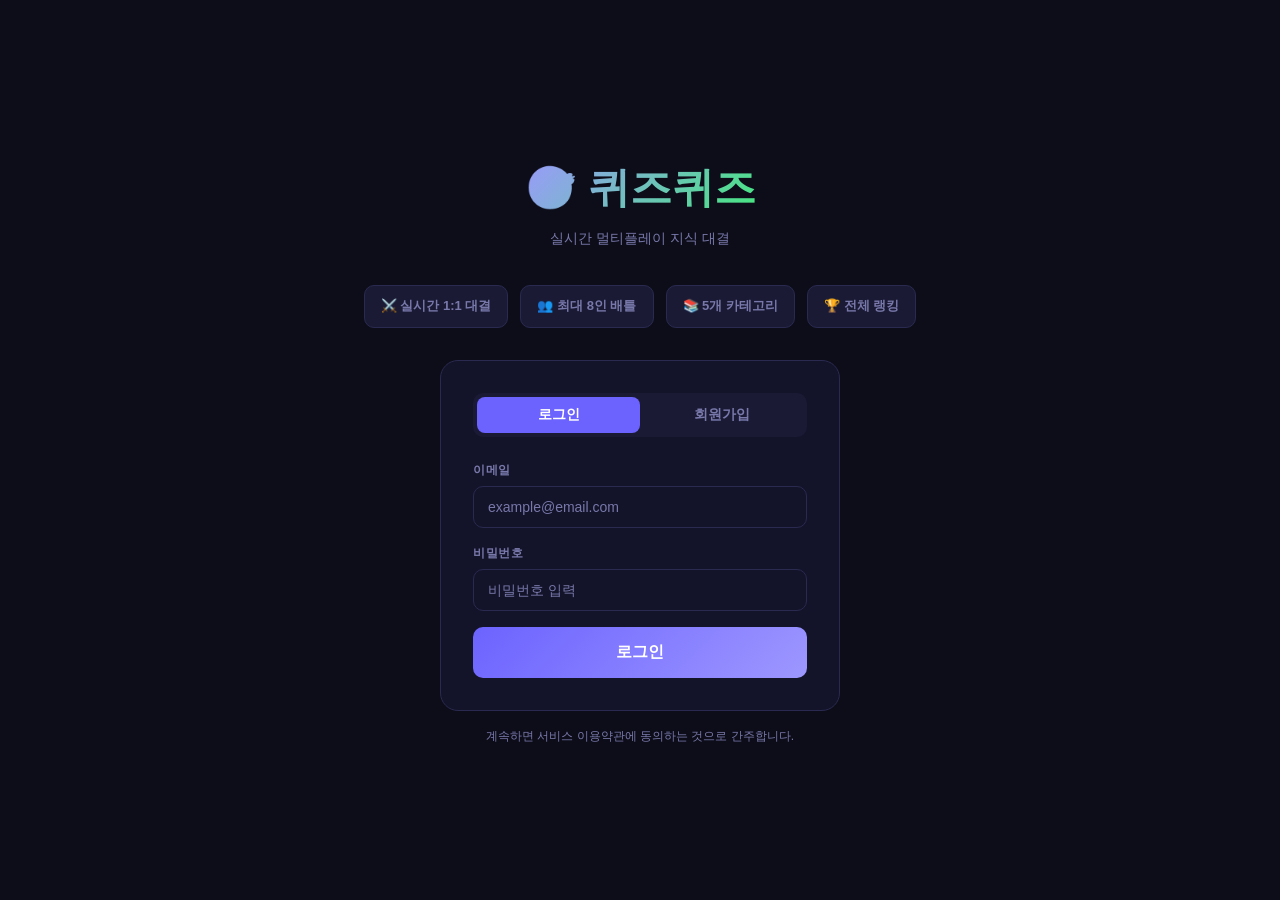
<file: lobby.html>
<!DOCTYPE html>
<html lang="ko">
<head>
<meta charset="UTF-8">
<meta name="viewport" content="width=device-width, initial-scale=1.0">
<title>로비 — 퀴즈퀴즈</title>
<link rel="stylesheet" href="css/style.css">
<style>
.lobby-grid {
  display: grid;
  grid-template-columns: 1fr 300px;
  gap: 20px;
  align-items: start;
}
@media(max-width:720px){ .lobby-grid { grid-template-columns: 1fr; } }

/* 빠른 매칭 배너 */
.quick-banner {
  background: linear-gradient(135deg, #1a1845, #1a2540);
  border: 1px solid var(--border);
  border-radius: 16px;
  padding: 22px 24px;
  display: flex; align-items: center; gap: 16px;
  margin-bottom: 20px;
  flex-wrap: wrap;
}
.quick-banner h3 { font-size: 16px; font-weight: 900; margin-bottom: 4px; }
.quick-banner p  { font-size: 13px; color: var(--muted); }
.quick-banner .btn { margin-left: auto; flex-shrink: 0; }
.btn-solo    { background: linear-gradient(135deg, #9b59b6, #6c63ff); color: #fff; }
.btn-english { background: linear-gradient(135deg, #1d4ed8, #2563eb); color: #fff; }

/* 방 목록 */
.room-list { display: flex; flex-direction: column; gap: 10px; }
.room-card {
  background: var(--surface2);
  border: 1px solid var(--border);
  border-radius: 14px;
  padding: 16px 18px;
  display: flex; align-items: center; gap: 14px;
  cursor: pointer;
  transition: border-color .15s, transform .15s;
}
.room-card:hover { border-color: var(--primary-l); transform: translateX(3px); }
.room-card.playing { opacity: .6; cursor: not-allowed; }
.room-card.playing:hover { transform: none; border-color: var(--border); }
.room-icon {
  width: 44px; height: 44px; border-radius: 12px;
  background: linear-gradient(135deg, var(--primary), var(--primary-l));
  display: flex; align-items: center; justify-content: center;
  font-size: 20px; flex-shrink: 0;
}
.room-info { flex: 1; min-width: 0; }
.room-name { font-size: 15px; font-weight: 700; margin-bottom: 4px; white-space: nowrap; overflow: hidden; text-overflow: ellipsis; }
.room-meta { font-size: 12px; color: var(--muted); display: flex; gap: 10px; flex-wrap: wrap; }
.room-meta span { display: flex; align-items: center; gap: 3px; }
.room-right { text-align: right; flex-shrink: 0; }
.room-players { font-size: 13px; font-weight: 700; margin-bottom: 4px; }
.room-status { font-size: 11px; }

/* 필터 */
.filter-row {
  display: flex; gap: 8px; flex-wrap: wrap;
  margin-bottom: 16px; align-items: center;
}
.filter-btn {
  padding: 6px 14px;
  border: 1.5px solid var(--border);
  border-radius: 99px;
  background: transparent;
  color: var(--muted);
  font-family: inherit; font-size: 13px; font-weight: 600;
  cursor: pointer; transition: all .15s;
}
.filter-btn.active { background: var(--primary); border-color: var(--primary); color: #fff; }
.filter-btn:hover:not(.active) { border-color: var(--primary-l); color: var(--text); }

/* 오른쪽 사이드 */
.side-card { background: var(--surface2); border: 1px solid var(--border); border-radius: 14px; padding: 18px; margin-bottom: 14px; }
.side-card-title { font-size: 13px; font-weight: 700; color: var(--muted); margin-bottom: 14px; text-transform: uppercase; letter-spacing: .5px; }
.my-stat-row { display: flex; justify-content: space-between; align-items: center; margin-bottom: 10px; }
.my-stat-row:last-child { margin-bottom: 0; }
.my-stat-label { font-size: 13px; color: var(--muted); }
.my-stat-val { font-size: 14px; font-weight: 700; }

/* 랭킹 미니 */
.rank-mini-item {
  display: flex; align-items: center; gap: 10px;
  padding: 7px 0;
  border-bottom: 1px solid var(--border);
  font-size: 13px;
}
.rank-mini-item:last-child { border-bottom: none; padding-bottom: 0; }
.rank-num { width: 20px; text-align: center; font-weight: 700; color: var(--muted); font-size: 12px; }
.rank-num.gold   { color: var(--yellow); }
.rank-num.silver { color: #b0b0c8; }
.rank-num.bronze { color: #cd7f32; }

/* XP 바 */
.xp-bar-wrap { margin-top: 8px; }
.xp-bar-info { display: flex; justify-content: space-between; font-size: 11px; color: var(--muted); margin-bottom: 4px; }
.xp-bar-bg { background: var(--border); border-radius: 99px; height: 6px; }
.xp-bar-fill { height: 6px; border-radius: 99px; background: linear-gradient(90deg, var(--primary), var(--accent)); transition: width .5s; }

/* 모달 */
.cat-grid { display: grid; grid-template-columns: 1fr 1fr; gap: 8px; margin-bottom: 14px; }
.cat-btn {
  padding: 12px; border: 1.5px solid var(--border);
  border-radius: 10px; background: var(--surface2);
  color: var(--text); font-family: inherit; font-size: 13px; font-weight: 600;
  cursor: pointer; transition: all .15s; text-align: center;
}
.cat-btn.active { border-color: var(--primary); background: rgba(108,99,255,.15); color: var(--primary-l); }
.cat-btn:hover:not(.active) { border-color: var(--primary-l); }

.num-btns { display: flex; gap: 8px; margin-bottom: 14px; }
.num-btn {
  flex: 1; padding: 10px;
  border: 1.5px solid var(--border); border-radius: 10px;
  background: var(--surface2); color: var(--muted);
  font-family: inherit; font-size: 14px; font-weight: 700;
  cursor: pointer; transition: all .15s;
}
.num-btn.active { border-color: var(--accent); background: rgba(67,233,123,.12); color: var(--accent); }
</style>
</head>
<body>

<div class="topbar" id="topbar"></div>

<div class="page">
  <!-- 빠른 매칭 배너 -->
  <div class="quick-banner">
    <div>
      <h3>⚡ 빠른 매칭</h3>
      <p>대기 중인 방에 바로 입장합니다</p>
    </div>
    <a href="english.html" class="btn btn-english btn-lg">🇺🇸 생활영어</a>
    <a href="solo.html" class="btn btn-solo btn-lg">🧠 혼자연습</a>
    <button class="btn btn-accent btn-lg" id="quickMatchBtn">⚡ 빠른 매칭</button>
    <button class="btn btn-primary btn-lg" id="createRoomBtn">➕ 방 만들기</button>
  </div>

  <div class="lobby-grid">
    <!-- 방 목록 -->
    <div>
      <div class="section-title">🚪 공개 대기방</div>
      <div class="filter-row">
        <span style="font-size:13px;color:var(--muted)">카테고리:</span>
        <button class="filter-btn active" data-cat="전체">전체</button>
        <button class="filter-btn" data-cat="일반상식">일반상식</button>
        <button class="filter-btn" data-cat="역사사회">역사/사회</button>
        <button class="filter-btn" data-cat="과학IT">과학/IT</button>
        <button class="filter-btn" data-cat="언어영어">언어/영어</button>
        <button class="filter-btn" data-cat="시사뉴스">시사/뉴스</button>
      </div>
      <div class="room-list" id="roomList">
        <div class="spinner"></div>
      </div>
    </div>

    <!-- 사이드바 -->
    <div>
      <!-- 내 정보 -->
      <div class="side-card" id="myStatCard">
        <div class="side-card-title">내 정보</div>
        <div id="myStatContent"><div class="spinner" style="margin:10px auto;width:24px;height:24px;border-width:2px"></div></div>
      </div>

      <!-- 접속 현황 -->
      <div class="side-card">
        <div class="side-card-title">현황</div>
        <div class="my-stat-row">
          <span class="my-stat-label">🟢 열린 방</span>
          <span class="my-stat-val text-accent" id="openRoomsCount">-</span>
        </div>
        <div class="my-stat-row">
          <span class="my-stat-label">🎮 진행 중</span>
          <span class="my-stat-val text-primary" id="playingRoomsCount">-</span>
        </div>
      </div>

      <!-- 미니 랭킹 -->
      <div class="side-card">
        <div class="side-card-title" style="display:flex;justify-content:space-between">
          TOP 랭킹
          <a href="ranking.html" style="font-size:11px;color:var(--primary-l);text-decoration:none">전체 보기 →</a>
        </div>
        <div id="miniRanking"><div class="spinner" style="margin:10px auto;width:24px;height:24px;border-width:2px"></div></div>
      </div>
    </div>
  </div>
</div>

<!-- 방 만들기 모달 -->
<div class="modal-bg" id="createModal" style="display:none">
  <div class="modal">
    <div class="modal-title">🚪 방 만들기</div>
    <div class="input-group">
      <label>방 이름</label>
      <input class="input-field" type="text" id="roomName" placeholder="예) 역사왕 도전!" maxlength="30">
    </div>
    <div class="input-group">
      <label>카테고리</label>
      <div class="cat-grid" id="catGrid">
        <button class="cat-btn active" data-cat="일반상식">🌍 일반상식</button>
        <button class="cat-btn" data-cat="역사사회">📜 역사/사회</button>
        <button class="cat-btn" data-cat="과학IT">🔬 과학/IT</button>
        <button class="cat-btn" data-cat="언어영어">🔤 언어/영어</button>
        <button class="cat-btn" data-cat="시사뉴스">📰 시사/뉴스</button>
      </div>
    </div>
    <div class="input-group">
      <label>최대 인원</label>
      <div class="num-btns">
        <button class="num-btn active" data-n="2">2인</button>
        <button class="num-btn" data-n="4">4인</button>
        <button class="num-btn" data-n="8">8인</button>
      </div>
    </div>
    <div class="modal-footer">
      <button class="btn btn-ghost btn-full" id="cancelRoomBtn">취소</button>
      <button class="btn btn-primary btn-full" id="confirmCreateBtn">방 만들기</button>
    </div>
  </div>
</div>

<div id="toast-container"></div>

<script src="js/api.js"></script>
<script src="js/auth.js"></script>
<script src="js/utils.js"></script>
<script src="js/constants.js"></script>
<script>
const user = Auth.require();
if (!user) throw new Error('not logged in');

renderTopbar(user);

let allRooms = [];
let currentCat = '전체';
let selCat = '일반상식';
let selMax = 2;

// CATS는 js/constants.js 에서 로드

// ── 방 목록 로드 ──
async function loadRooms() {
  try {
    const res = await API.getRooms();
    allRooms = (res.data || []).filter(r => r.status !== 'ended');
    renderRooms();
    updateStats();
  } catch(e) {
    document.getElementById('roomList').innerHTML = '<div class="empty-state"><p>방 목록을 불러올 수 없습니다.</p></div>';
  }
}

function renderRooms() {
  const list = document.getElementById('roomList');
  let rooms = allRooms;
  if (currentCat !== '전체') rooms = rooms.filter(r => r.category === currentCat);

  // 오래된 방 정리 (30분 이상)
  const now = Date.now();
  rooms = rooms.filter(r => now - r.created_at < 30 * 60 * 1000);

  if (rooms.length === 0) {
    list.innerHTML = `<div class="empty-state"><div class="emo">🏠</div><p>대기 중인 방이 없습니다.<br>첫 번째 방을 만들어보세요!</p></div>`;
    return;
  }

  list.innerHTML = rooms.map(r => {
    const cur = r.current_players || 1;
    const max = r.max_players || 2;
    const isFull = cur >= max;
    const isPlaying = r.status === 'playing';
    const catIcon = CATS[r.category] || '🎯';
    const disabled = isFull || isPlaying;
    return `
    <div class="room-card ${disabled ? 'playing' : ''}" data-id="${r.id}" data-disabled="${disabled}">
      <div class="room-icon">${catIcon}</div>
      <div class="room-info">
        <div class="room-name">${r.name || '이름없는 방'}</div>
        <div class="room-meta">
          <span>📂 ${r.category}</span>
          <span>👤 ${r.host_nickname || '?'}</span>
          <span>📝 ${r.question_count || 10}문제</span>
        </div>
      </div>
      <div class="room-right">
        <div class="room-players">${cur} / ${max}</div>
        <div class="room-status">
          ${isPlaying ? '<span class="badge badge-warn">진행중</span>' :
            isFull ? '<span class="badge badge-yellow">만석</span>' :
            '<span class="badge badge-accent">대기중</span>'}
        </div>
      </div>
    </div>`;
  }).join('');

  // 입장 이벤트
  document.querySelectorAll('.room-card').forEach(card => {
    card.addEventListener('click', function() {
      if (this.dataset.disabled === 'true') { showToast('입장할 수 없는 방입니다.'); return; }
      joinRoom(this.dataset.id);
    });
  });
}

function updateStats() {
  const waiting = allRooms.filter(r => r.status === 'waiting').length;
  const playing = allRooms.filter(r => r.status === 'playing').length;
  document.getElementById('openRoomsCount').textContent = waiting + '개';
  document.getElementById('playingRoomsCount').textContent = playing + '개';
}

// ── 내 정보 ──
function renderMyStat() {
  const level = Auth.calcLevel(user.xp || 0);
  const title = Auth.title(level);
  const xp = user.xp || 0;
  const nextLvXP = Auth.getNextLvXP(level);
  const curLvXP  = Auth.getPrevLvXP(level);
  const pct = nextLvXP > curLvXP ? Math.min(100, Math.round((xp - curLvXP) / (nextLvXP - curLvXP) * 100)) : 100;
  const winRate = user.total_games > 0 ? Math.round(user.wins / user.total_games * 100) : 0;

  document.getElementById('myStatContent').innerHTML = `
    <div class="my-stat-row">
      <span class="my-stat-label">닉네임</span>
      <span class="my-stat-val">${user.nickname}</span>
    </div>
    <div class="my-stat-row">
      <span class="my-stat-label">칭호</span>
      <span class="my-stat-val text-primary">${title}</span>
    </div>
    <div class="my-stat-row">
      <span class="my-stat-label">레벨</span>
      <span class="my-stat-val">Lv.${level}</span>
    </div>
    <div class="my-stat-row">
      <span class="my-stat-label">게임</span>
      <span class="my-stat-val">${user.total_games || 0}전 ${user.wins || 0}승</span>
    </div>
    <div class="my-stat-row">
      <span class="my-stat-label">승률</span>
      <span class="my-stat-val text-accent">${winRate}%</span>
    </div>
    <div class="xp-bar-wrap">
      <div class="xp-bar-info">
        <span>XP ${xp}</span>
        <span>다음 레벨 ${nextLvXP}</span>
      </div>
      <div class="xp-bar-bg"><div class="xp-bar-fill" style="width:${pct}%"></div></div>
    </div>`;
}

// ── 미니 랭킹 ──
async function loadMiniRanking() {
  try {
    const res = await API.getRanking();
    const users = (res.data || []).sort((a,b) => (b.xp||0) - (a.xp||0)).slice(0,5);
    const medals = ['gold','silver','bronze','',''];
    document.getElementById('miniRanking').innerHTML = users.map((u,i) => `
      <div class="rank-mini-item">
        <div class="rank-num ${medals[i]}">${i===0?'🥇':i===1?'🥈':i===2?'🥉':i+1}</div>
        <div style="flex:1">${u.nickname}</div>
        <div class="text-primary text-sm fw-bold">Lv.${Auth.calcLevel(u.xp||0)}</div>
      </div>`).join('') || '<div class="text-muted text-sm">데이터 없음</div>';
  } catch(e) {
    document.getElementById('miniRanking').innerHTML = '<div class="text-muted text-sm">불러오기 실패</div>';
  }
}

// ── 필터 ──
document.querySelectorAll('.filter-btn').forEach(btn => {
  btn.addEventListener('click', function() {
    document.querySelectorAll('.filter-btn').forEach(b => b.classList.remove('active'));
    this.classList.add('active');
    currentCat = this.dataset.cat;
    renderRooms();
  });
});

// ── 방 만들기 모달 ──
document.getElementById('createRoomBtn').addEventListener('click', () => {
  document.getElementById('createModal').style.display = 'flex';
});
document.getElementById('cancelRoomBtn').addEventListener('click', () => {
  document.getElementById('createModal').style.display = 'none';
});
document.getElementById('createModal').addEventListener('click', e => {
  if (e.target === document.getElementById('createModal'))
    document.getElementById('createModal').style.display = 'none';
});

// 카테고리 선택
document.querySelectorAll('.cat-btn').forEach(btn => {
  btn.addEventListener('click', function() {
    document.querySelectorAll('.cat-btn').forEach(b => b.classList.remove('active'));
    this.classList.add('active');
    selCat = this.dataset.cat;
  });
});

// 인원 선택
document.querySelectorAll('.num-btn').forEach(btn => {
  btn.addEventListener('click', function() {
    document.querySelectorAll('.num-btn').forEach(b => b.classList.remove('active'));
    this.classList.add('active');
    selMax = parseInt(this.dataset.n);
  });
});

// 방 만들기 확인
document.getElementById('confirmCreateBtn').addEventListener('click', async () => {
  const name = document.getElementById('roomName').value.trim();
  if (!name) { showToast('방 이름을 입력해주세요.'); return; }

  showLoading();
  try {
    // 퀴즈 미리 선택
    const qRes = await API.getQuizzes(selCat);
    const allQ = qRes.data || [];
    const picked = shuffle(allQ.filter(q => q.category === selCat)).slice(0, 10);
    if (picked.length < 3) { showToast('해당 카테고리 문제가 부족합니다.'); hideLoading(); return; }

    const roomData = {
      id: Auth.uuid(),
      name,
      host_id: user.id,
      host_nickname: user.nickname,
      category: selCat,
      max_players: selMax,
      current_players: 1,
      is_public: true,
      status: 'waiting',
      question_count: picked.length,
      question_ids: picked.map(q => q.id).join(','),
      players_json: JSON.stringify([{ id: user.id, nickname: user.nickname, ready: false, score: 0 }]),
      game_state_json: JSON.stringify({ questionIndex: 0, phase: 'waiting' })
    };

    const room = await API.createRoom(roomData);
    document.getElementById('createModal').style.display = 'none';
    window.location.href = `room.html?id=${room.id}`;
  } catch(e) {
    showToast('방 만들기 실패. 다시 시도해주세요.', 'error');
  }
  hideLoading();
});

// ── 빠른 매칭 ──
document.getElementById('quickMatchBtn').addEventListener('click', async () => {
  showLoading();
  try {
    const res = await API.getRooms();
    const rooms = (res.data || []).filter(r =>
      r.status === 'waiting' &&
      r.is_public &&
      (r.current_players || 1) < (r.max_players || 2) &&
      r.host_id !== user.id
    );
    if (rooms.length === 0) { showToast('대기 중인 방이 없습니다. 방을 만들어보세요!'); hideLoading(); return; }
    const room = rooms[Math.floor(Math.random() * rooms.length)];
    joinRoom(room.id);
  } catch(e) {
    showToast('오류가 발생했습니다.', 'error');
  }
  hideLoading();
});

// ── 방 입장 ──
async function joinRoom(roomId) {
  showLoading();
  try {
    const room = await API.getRoomById(roomId);
    if (!room) { showToast('방을 찾을 수 없습니다.'); hideLoading(); return; }
    if (room.status === 'playing') { showToast('이미 진행 중인 방입니다.'); hideLoading(); return; }

    const players = JSON.parse(room.players_json || '[]');
    if (players.find(p => p.id === user.id)) {
      // 이미 입장한 경우 그냥 이동
      window.location.href = `room.html?id=${room.id}`;
      return;
    }
    if (players.length >= room.max_players) { showToast('방이 가득 찼습니다.'); hideLoading(); return; }

    players.push({ id: user.id, nickname: user.nickname, ready: false, score: 0 });
    await API.updateRoom(room.id, {
      current_players: players.length,
      players_json: JSON.stringify(players)
    });
    window.location.href = `room.html?id=${room.id}`;
  } catch(e) {
    showToast('입장 실패. 다시 시도해주세요.', 'error');
  }
  hideLoading();
}

// ── 초기화 ──
renderMyStat();
loadRooms();
loadMiniRanking();
// 10초마다 방 목록 갱신
setInterval(loadRooms, 10000);
</script>
</body>
</html>
</file>
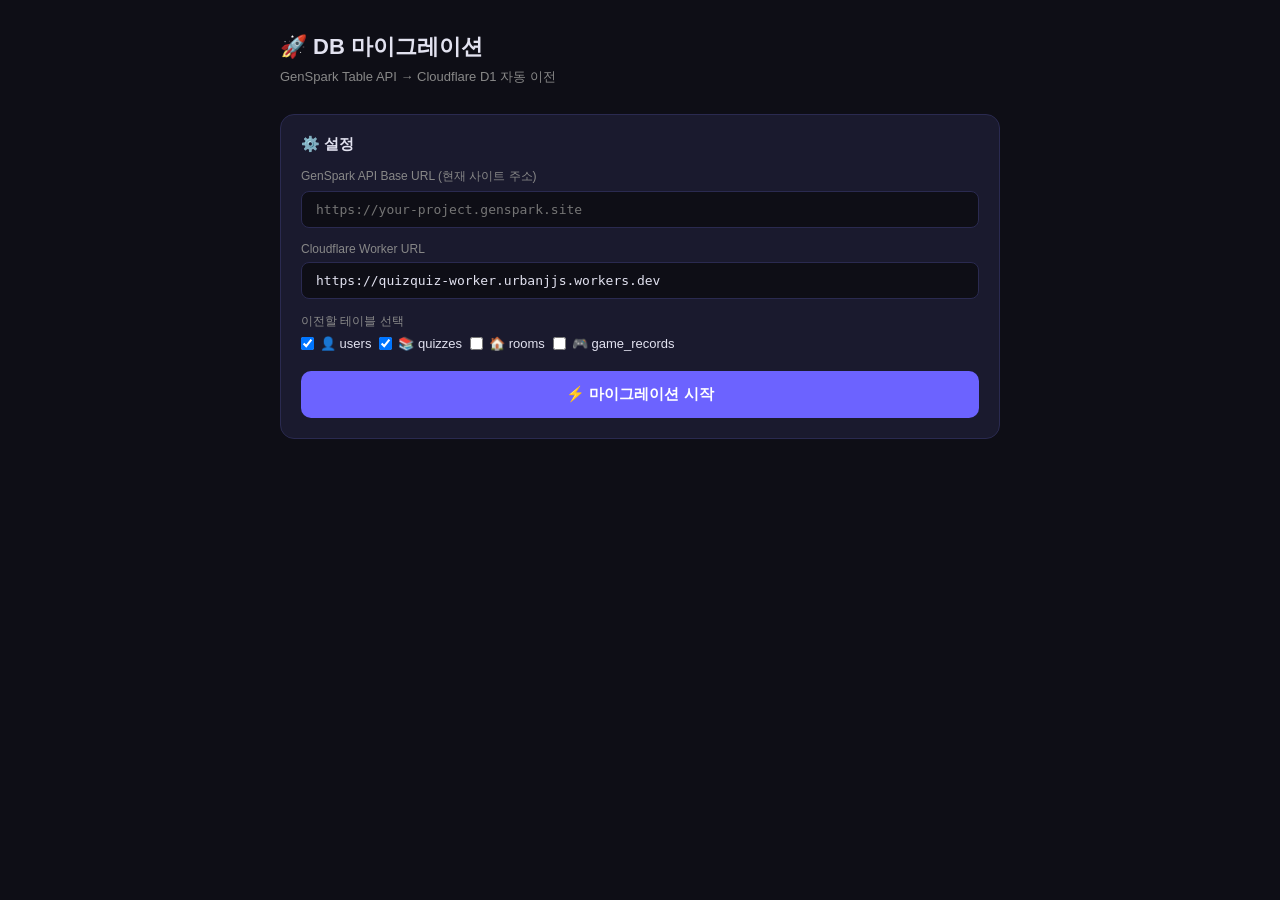
<file: migrate.html>
<!DOCTYPE html>
<html lang="ko">
<head>
<meta charset="UTF-8">
<meta name="viewport" content="width=device-width, initial-scale=1.0">
<title>DB 마이그레이션 — GenSpark → Cloudflare D1</title>
<style>
* { margin: 0; padding: 0; box-sizing: border-box; }
body {
  background: #0e0e16; color: #e2e2f0;
  font-family: 'Segoe UI', sans-serif;
  min-height: 100vh; padding: 32px 16px;
}
.wrap { max-width: 720px; margin: 0 auto; }
h1 { font-size: 22px; font-weight: 900; margin-bottom: 6px; }
.sub { color: #888; font-size: 13px; margin-bottom: 28px; }

.card {
  background: #1a1a2e;
  border: 1px solid #2a2a50;
  border-radius: 14px;
  padding: 20px;
  margin-bottom: 16px;
}
.card h3 { font-size: 15px; font-weight: 800; margin-bottom: 14px; }

label { font-size: 12px; color: #888; display: block; margin-bottom: 6px; }
input {
  width: 100%; background: #0e0e16;
  border: 1.5px solid #2a2a50;
  border-radius: 8px; padding: 10px 14px;
  color: #e2e2f0; font-size: 13px;
  font-family: monospace;
  margin-bottom: 14px;
  outline: none;
}
input:focus { border-color: #6c63ff; }

.btn {
  padding: 12px 24px; border-radius: 10px;
  border: none; cursor: pointer;
  font-size: 14px; font-weight: 800;
  font-family: inherit;
  transition: all .2s;
}
.btn-primary { background: #6c63ff; color: #fff; width: 100%; padding: 14px; font-size: 15px; }
.btn-primary:hover { background: #5a52e0; }
.btn-primary:disabled { background: #3a3a60; cursor: not-allowed; }

/* 진행 상황 */
.progress-wrap { display: none; }
.progress-bar-bg {
  height: 10px; background: #2a2a50;
  border-radius: 99px; overflow: hidden;
  margin-bottom: 10px;
}
.progress-bar-fill {
  height: 100%; background: linear-gradient(90deg, #6c63ff, #43e97b);
  border-radius: 99px;
  transition: width .3s;
  width: 0%;
}
.progress-text { font-size: 13px; color: #888; margin-bottom: 16px; }

/* 로그 */
.log-box {
  background: #0a0a14;
  border: 1px solid #2a2a50;
  border-radius: 10px;
  padding: 14px;
  height: 320px;
  overflow-y: auto;
  font-family: monospace;
  font-size: 12px;
  line-height: 1.8;
}
.log-info    { color: #888; }
.log-success { color: #43e97b; }
.log-error   { color: #ff6584; }
.log-warn    { color: #f59e0b; }
.log-header  { color: #6c63ff; font-weight: 800; }

/* 결과 */
.result-grid {
  display: grid; grid-template-columns: repeat(auto-fill, minmax(140px,1fr));
  gap: 10px; margin-top: 16px;
}
.res-box {
  background: #0e0e16; border: 1px solid #2a2a50;
  border-radius: 10px; padding: 14px; text-align: center;
}
.res-box .val { font-size: 24px; font-weight: 900; color: #6c63ff; }
.res-box .lbl { font-size: 11px; color: #888; margin-top: 3px; }
</style>
</head>
<body>
<div class="wrap">
  <h1>🚀 DB 마이그레이션</h1>
  <div class="sub">GenSpark Table API → Cloudflare D1 자동 이전</div>

  <!-- 설정 -->
  <div class="card">
    <h3>⚙️ 설정</h3>

    <label>GenSpark API Base URL (현재 사이트 주소)</label>
    <input id="genspark_url" value="" placeholder="https://your-project.genspark.site">

    <label>Cloudflare Worker URL</label>
    <input id="cf_url" value="https://quizquiz-worker.urbanjjs.workers.dev">

    <label>이전할 테이블 선택</label>
    <div style="display:flex;gap:8px;flex-wrap:wrap;margin-bottom:14px">
      <label style="display:flex;align-items:center;gap:6px;color:#e2e2f0;font-size:13px;cursor:pointer">
        <input type="checkbox" id="chk_users" checked style="width:auto;margin:0"> 👤 users
      </label>
      <label style="display:flex;align-items:center;gap:6px;color:#e2e2f0;font-size:13px;cursor:pointer">
        <input type="checkbox" id="chk_quizzes" checked style="width:auto;margin:0"> 📚 quizzes
      </label>
      <label style="display:flex;align-items:center;gap:6px;color:#e2e2f0;font-size:13px;cursor:pointer">
        <input type="checkbox" id="chk_rooms" style="width:auto;margin:0"> 🏠 rooms
      </label>
      <label style="display:flex;align-items:center;gap:6px;color:#e2e2f0;font-size:13px;cursor:pointer">
        <input type="checkbox" id="chk_records" style="width:auto;margin:0"> 🎮 game_records
      </label>
    </div>

    <button class="btn btn-primary" id="startBtn" onclick="startMigration()">
      ⚡ 마이그레이션 시작
    </button>
  </div>

  <!-- 진행 상황 -->
  <div class="card progress-wrap" id="progressWrap">
    <h3>📊 진행 상황</h3>
    <div class="progress-bar-bg">
      <div class="progress-bar-fill" id="progressFill"></div>
    </div>
    <div class="progress-text" id="progressText">준비 중...</div>

    <div class="result-grid" id="resultGrid"></div>

    <div class="log-box" id="logBox"></div>
  </div>
</div>

<script>
const stats = { users: 0, quizzes: 0, rooms: 0, records: 0, errors: 0 };

function log(msg, type = 'info') {
  const box = document.getElementById('logBox');
  const line = document.createElement('div');
  line.className = `log-${type}`;
  const time = new Date().toLocaleTimeString();
  line.textContent = `[${time}] ${msg}`;
  box.appendChild(line);
  box.scrollTop = box.scrollHeight;
}

function setProgress(pct, text) {
  document.getElementById('progressFill').style.width = pct + '%';
  document.getElementById('progressText').textContent = text;
}

function updateResultGrid() {
  document.getElementById('resultGrid').innerHTML = `
    <div class="res-box"><div class="val" style="color:#43e97b">${stats.users}</div><div class="lbl">👤 users</div></div>
    <div class="res-box"><div class="val" style="color:#6c63ff">${stats.quizzes}</div><div class="lbl">📚 quizzes</div></div>
    <div class="res-box"><div class="val" style="color:#f59e0b">${stats.rooms}</div><div class="lbl">🏠 rooms</div></div>
    <div class="res-box"><div class="val" style="color:#7ec8ff">${stats.records}</div><div class="lbl">🎮 records</div></div>
    <div class="res-box"><div class="val" style="color:#ff6584">${stats.errors}</div><div class="lbl">❌ errors</div></div>
  `;
}

async function fetchAll(baseUrl, table) {
  const res = await fetch(`${baseUrl}/tables/${table}?limit=500`);
  if (!res.ok) throw new Error(`GenSpark ${table} 읽기 실패: ${res.status}`);
  const data = await res.json();
  return data.data || [];
}

async function pushOne(cfUrl, endpoint, item) {
  const res = await fetch(`${cfUrl}${endpoint}`, {
    method: 'POST',
    headers: { 'Content-Type': 'application/json' },
    body: JSON.stringify(item)
  });
  if (!res.ok) {
    const txt = await res.text();
    throw new Error(txt);
  }
  return res.json();
}

async function migrateTable(gsUrl, cfUrl, table, endpoint, labelFn) {
  log(`━━━ ${table} 이전 시작 ━━━`, 'header');
  let items;
  try {
    items = await fetchAll(gsUrl, table);
    log(`GenSpark에서 ${items.length}개 읽기 완료`, 'success');
  } catch(e) {
    log(`읽기 실패: ${e.message}`, 'error');
    stats.errors++;
    return;
  }

  let ok = 0, fail = 0;
  for (let i = 0; i < items.length; i++) {
    const item = items[i];
    // 시스템 필드 제거
    const { gs_project_id, gs_table_name, deleted, ...clean } = item;
    if (deleted) { log(`스킵 (삭제됨): ${clean.id}`, 'warn'); continue; }

    try {
      await pushOne(cfUrl, endpoint, clean);
      ok++;
      if (ok % 10 === 0) log(`${ok}/${items.length} 완료`, 'info');
    } catch(e) {
      fail++;
      stats.errors++;
      log(`실패 [${clean.id}]: ${e.message}`, 'error');
    }

    // 과부하 방지 딜레이
    await new Promise(r => setTimeout(r, 80));
  }

  log(`${table} 완료 ✅ 성공:${ok} 실패:${fail}`, 'success');
  return ok;
}

async function startMigration() {
  const gsUrl  = document.getElementById('genspark_url').value.trim().replace(/\/$/, '');
  const cfUrl  = document.getElementById('cf_url').value.trim().replace(/\/$/, '');

  if (!gsUrl) {
    alert('GenSpark URL을 입력해주세요!\n\n배포된 사이트 주소를 입력하세요.\n예: https://xxx.genspark.site');
    return;
  }

  const doUsers   = document.getElementById('chk_users').checked;
  const doQuizzes = document.getElementById('chk_quizzes').checked;
  const doRooms   = document.getElementById('chk_rooms').checked;
  const doRecords = document.getElementById('chk_records').checked;

  // UI 초기화
  document.getElementById('startBtn').disabled = true;
  document.getElementById('progressWrap').style.display = 'block';
  document.getElementById('logBox').innerHTML = '';
  Object.keys(stats).forEach(k => stats[k] = 0);

  log('마이그레이션 시작!', 'header');
  log(`GenSpark: ${gsUrl}`, 'info');
  log(`Cloudflare: ${cfUrl}`, 'info');

  const tasks = [];
  if (doUsers)   tasks.push({ table: 'users',        endpoint: '/api/users',        key: 'users' });
  if (doQuizzes) tasks.push({ table: 'quizzes',      endpoint: '/api/quizzes',      key: 'quizzes' });
  if (doRooms)   tasks.push({ table: 'rooms',        endpoint: '/api/rooms',        key: 'rooms' });
  if (doRecords) tasks.push({ table: 'game_records', endpoint: '/api/game_records', key: 'records' });

  for (let i = 0; i < tasks.length; i++) {
    const t = tasks[i];
    setProgress(
      Math.round((i / tasks.length) * 100),
      `${t.table} 이전 중... (${i+1}/${tasks.length})`
    );
    const cnt = await migrateTable(gsUrl, cfUrl, t.table, t.endpoint);
    if (cnt) stats[t.key] = cnt;
    updateResultGrid();
  }

  setProgress(100, '✅ 마이그레이션 완료!');
  log('━━━ 전체 완료 ━━━', 'header');
  log(`users: ${stats.users} / quizzes: ${stats.quizzes} / rooms: ${stats.rooms} / records: ${stats.records} / errors: ${stats.errors}`, 'success');

  document.getElementById('startBtn').disabled = false;
  document.getElementById('startBtn').textContent = '🔄 다시 실행';
}
</script>
</body>
</html>
</file>
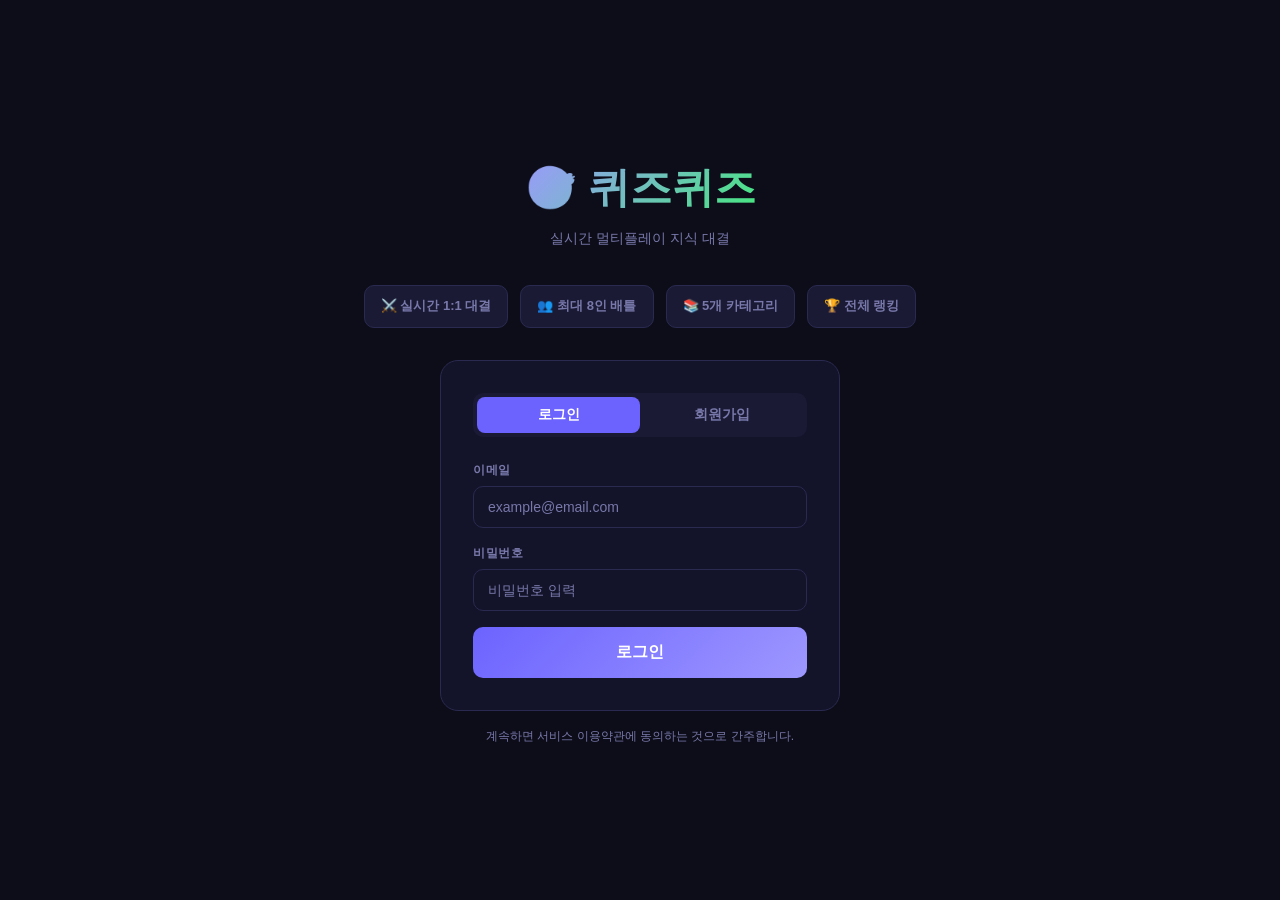
<file: ranking.html>
<!DOCTYPE html>
<html lang="ko">
<head>
<meta charset="UTF-8">
<meta name="viewport" content="width=device-width, initial-scale=1.0">
<title>랭킹 — 퀴즈퀴즈</title>
<link rel="stylesheet" href="css/style.css">
<style>
.rank-hero {
  background: linear-gradient(135deg, #1a1845, #1a2540);
  border: 1px solid var(--border);
  border-radius: 18px;
  padding: 28px;
  text-align: center;
  margin-bottom: 24px;
}
.rank-hero h1 { font-size: 26px; font-weight: 900; margin-bottom: 6px; }
.rank-hero p  { color: var(--muted); font-size: 14px; }

/* TOP 3 */
.podium {
  display: flex; align-items: flex-end; justify-content: center;
  gap: 12px; margin-bottom: 28px;
}
.podium-item { text-align: center; }
.podium-item.first  { order: 2; }
.podium-item.second { order: 1; }
.podium-item.third  { order: 3; }
.podium-avatar {
  width: 56px; height: 56px; border-radius: 50%;
  display: flex; align-items: center; justify-content: center;
  font-size: 22px; font-weight: 700; color: #fff;
  margin: 0 auto 8px;
}
.first  .podium-avatar { background: linear-gradient(135deg, #ffd700, #ffb300); width:68px;height:68px;font-size:26px; }
.second .podium-avatar { background: linear-gradient(135deg, #c0c0c0, #a0a0a0); }
.third  .podium-avatar { background: linear-gradient(135deg, #cd7f32, #b06020); }
.podium-nick { font-size: 13px; font-weight: 700; margin-bottom: 3px; }
.podium-xp   { font-size: 12px; color: var(--muted); }
.podium-stand {
  margin-top: 10px; border-radius: 8px 8px 0 0;
  display: flex; align-items: center; justify-content: center;
  font-size: 20px; font-weight: 900;
}
.first  .podium-stand { height: 70px; background: rgba(255,215,0,.2); border: 1px solid rgba(255,215,0,.3); color: var(--yellow); }
.second .podium-stand { height: 54px; background: rgba(192,192,192,.15); border: 1px solid rgba(192,192,192,.2); color: #c0c0c0; }
.third  .podium-stand { height: 40px; background: rgba(205,127,50,.15); border: 1px solid rgba(205,127,50,.2); color: #cd7f32; }

/* 랭킹 테이블 */
.rank-table { margin-bottom: 24px; }
.rank-row {
  display: flex; align-items: center; gap: 14px;
  padding: 13px 16px;
  background: var(--surface2);
  border: 1px solid var(--border);
  border-radius: 12px;
  margin-bottom: 8px;
  transition: border-color .15s;
}
.rank-row.mine { border-color: var(--yellow); background: rgba(255,209,102,.05); }
.rank-row:hover { border-color: var(--primary-l); }
.rank-num { width: 28px; text-align: center; font-size: 14px; font-weight: 900; color: var(--muted); flex-shrink: 0; }
.rank-num.r1 { color: var(--yellow); font-size: 18px; }
.rank-num.r2 { color: #c0c0c0; font-size: 16px; }
.rank-num.r3 { color: #cd7f32; font-size: 16px; }
.rank-avatar {
  width: 38px; height: 38px; border-radius: 50%;
  background: linear-gradient(135deg, var(--primary), var(--primary-l));
  display: flex; align-items: center; justify-content: center;
  font-size: 15px; font-weight: 700; color: #fff; flex-shrink: 0;
}
.rank-info { flex: 1; min-width: 0; }
.rank-nick { font-size: 14px; font-weight: 700; }
.rank-detail { font-size: 12px; color: var(--muted); margin-top: 1px; }
.rank-xp { font-size: 15px; font-weight: 900; color: var(--primary-l); }
.rank-level { font-size: 12px; color: var(--muted); text-align: right; }

/* 내 순위 고정 */
.my-rank-fixed {
  position: sticky; bottom: 20px;
  background: rgba(255,209,102,.12);
  border: 1.5px solid rgba(255,209,102,.35);
  border-radius: 14px;
  padding: 13px 16px;
  display: flex; align-items: center; gap: 14px;
  margin-top: 16px;
  backdrop-filter: blur(10px);
}
</style>
</head>
<body>

<div class="topbar" id="topbar"></div>

<div class="page">
  <div class="rank-hero">
    <h1>🏆 전체 랭킹</h1>
    <p>누적 XP 기준 전체 순위 · 실시간 갱신</p>
  </div>

  <div id="podiumSection"><div class="spinner"></div></div>
  <div class="rank-table" id="rankTable"></div>
  <div id="myRankFixed"></div>
</div>

<div id="toast-container"></div>

<script src="js/api.js"></script>
<script src="js/auth.js"></script>
<script src="js/utils.js"></script>
<script>
const user = Auth.require();
if (!user) throw new Error('not logged in');
renderTopbar(user);

async function loadRanking() {
  try {
    const res = await API.getRanking();
    const users = (res.data || []).sort((a,b) => (b.xp||0)-(a.xp||0));
    const top3 = users.slice(0, 3);
    const rest = users.slice(3, 100);
    const myRank = users.findIndex(u => u.id === user.id) + 1;
    const myData = users.find(u => u.id === user.id);

    // 포디움
    if (top3.length > 0) {
      const podiumOrder = [top3[1], top3[0], top3[2]].filter(Boolean);
      const cls = ['second','first','third'];
      const medals = ['🥈','🥇','🥉'];
      document.getElementById('podiumSection').innerHTML = `
        <div class="podium">
          ${podiumOrder.map((u2, i) => {
            if (!u2) return '';
            const origRank = top3.indexOf(u2);
            return `
              <div class="podium-item ${cls[i]}">
                <div class="podium-avatar">${u2.nickname[0].toUpperCase()}</div>
                <div class="podium-nick">${u2.nickname}</div>
                <div class="podium-xp">${(u2.xp||0).toLocaleString()} XP</div>
                <div class="podium-stand">${medals[i]}</div>
              </div>`;
          }).join('')}
        </div>`;
    } else {
      document.getElementById('podiumSection').innerHTML = '';
    }

    // 랭킹 테이블 (4위~)
    if (rest.length > 0) {
      document.getElementById('rankTable').innerHTML = rest.map((u2, i) => {
        const rank = i + 4;
        const isMe = u2.id === user.id;
        const level = Auth.calcLevel(u2.xp || 0);
        const wr = u2.total_games > 0 ? Math.round(u2.wins/u2.total_games*100) : 0;
        return `
          <div class="rank-row ${isMe?'mine':''}">
            <div class="rank-num">${rank}</div>
            <div class="rank-avatar">${u2.nickname[0].toUpperCase()}</div>
            <div class="rank-info">
              <div class="rank-nick">${u2.nickname} ${isMe?'<span class="badge badge-yellow">나</span>':''}</div>
              <div class="rank-detail">${u2.total_games||0}전 ${u2.wins||0}승 (승률 ${wr}%)</div>
            </div>
            <div>
              <div class="rank-xp">${(u2.xp||0).toLocaleString()}</div>
              <div class="rank-level">Lv.${level} ${Auth.title(level)}</div>
            </div>
          </div>`;
      }).join('');
    }

    // 내 순위 고정 바
    if (myData) {
      const level = Auth.calcLevel(myData.xp||0);
      document.getElementById('myRankFixed').innerHTML = `
        <div class="my-rank-fixed">
          <div class="rank-num" style="color:var(--yellow);font-size:16px;font-weight:900">${myRank}위</div>
          <div class="rank-avatar" style="background:linear-gradient(135deg,var(--yellow),#ff9f43);color:#111">${myData.nickname[0].toUpperCase()}</div>
          <div class="rank-info">
            <div class="rank-nick">나 · ${myData.nickname}</div>
            <div class="rank-detail">Lv.${level} ${Auth.title(level)}</div>
          </div>
          <div>
            <div class="rank-xp" style="color:var(--yellow)">${(myData.xp||0).toLocaleString()}</div>
            <div class="rank-level">총 XP</div>
          </div>
        </div>`;
    }

    // TOP 3 없으면 랭킹 테이블에서도 처리
    if (users.length === 0) {
      document.getElementById('podiumSection').innerHTML = `<div class="empty-state"><div class="emo">🏆</div><p>아직 랭킹 데이터가 없습니다.<br>첫 번째 게임을 시작해보세요!</p></div>`;
    }
  } catch(e) {
    showToast('랭킹을 불러올 수 없습니다.', 'error');
  }
}

loadRanking();
</script>
</body>
</html>
</file>
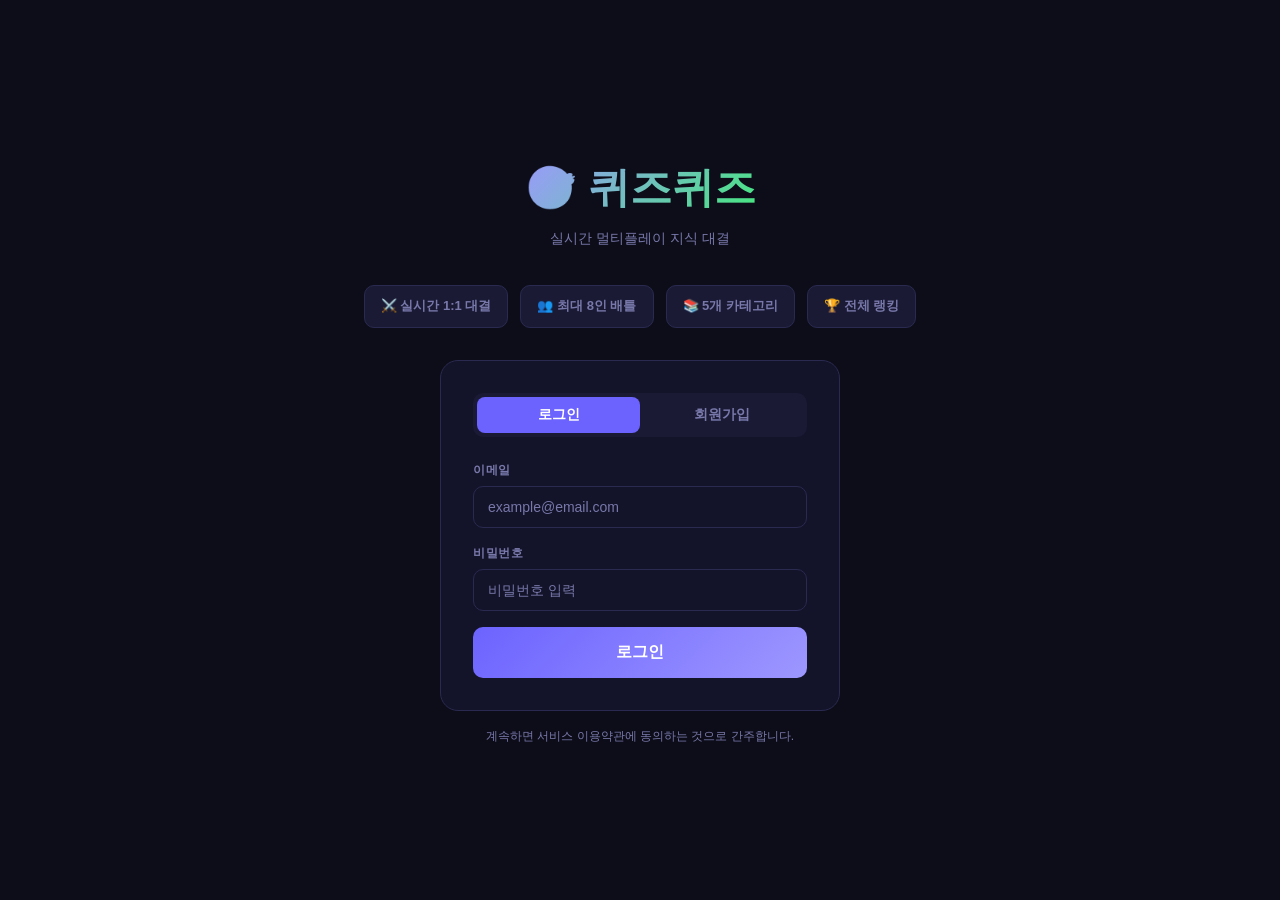
<file: room.html>
<!DOCTYPE html>
<html lang="ko">
<head>
<meta charset="UTF-8">
<meta name="viewport" content="width=device-width, initial-scale=1.0">
<title>대기방 — 퀴즈퀴즈</title>
<link rel="stylesheet" href="css/style.css">
<style>
.room-wrap {
  max-width: 680px; margin: 0 auto; padding: 32px 20px 80px;
}
.room-header {
  background: linear-gradient(135deg, #1a1845, #1a2540);
  border: 1px solid var(--border);
  border-radius: 16px;
  padding: 24px;
  margin-bottom: 20px;
  display: flex; align-items: flex-start; justify-content: space-between; gap: 16px;
  flex-wrap: wrap;
}
.room-header-info h2 { font-size: 20px; font-weight: 900; margin-bottom: 6px; }
.room-header-info .meta { display: flex; gap: 10px; flex-wrap: wrap; font-size: 13px; color: var(--muted); }
.room-header-info .meta span { display: flex; align-items: center; gap: 4px; }

.players-grid {
  display: grid;
  grid-template-columns: repeat(auto-fill, minmax(140px, 1fr));
  gap: 12px;
  margin-bottom: 20px;
}
.player-slot {
  background: var(--surface2);
  border: 1.5px solid var(--border);
  border-radius: 14px;
  padding: 18px 14px;
  text-align: center;
  transition: border-color .2s;
}
.player-slot.filled { border-color: var(--primary); }
.player-slot.ready  { border-color: var(--accent); }
.player-slot.me     { border-color: var(--yellow); }
.player-slot.empty  { opacity: .4; }
.player-avatar {
  width: 48px; height: 48px; border-radius: 50%;
  background: linear-gradient(135deg, var(--primary), var(--primary-l));
  display: flex; align-items: center; justify-content: center;
  font-size: 20px; font-weight: 700; color: #fff;
  margin: 0 auto 10px;
}
.player-slot.host .player-avatar::after {
  content: '👑'; position: absolute; margin-top:-36px; margin-left:28px; font-size:14px;
}
.player-slot.host .player-avatar { position: relative; }
.player-name { font-size: 13px; font-weight: 700; margin-bottom: 4px; white-space: nowrap; overflow: hidden; text-overflow: ellipsis; }
.player-badge { font-size: 11px; }

.room-actions { display: flex; gap: 10px; }
.room-actions .btn { flex: 1; }

.chat-notice {
  background: rgba(108,99,255,.08);
  border: 1px solid rgba(108,99,255,.2);
  border-radius: 12px;
  padding: 14px 16px;
  font-size: 13px; color: var(--muted);
  text-align: center;
  margin-bottom: 20px;
}

/* 카운트다운 오버레이 */
#countdownOverlay {
  position: fixed; inset: 0;
  background: rgba(10,10,25,.92);
  display: flex; flex-direction: column;
  align-items: center; justify-content: center;
  z-index: 999; display: none;
}
#countdownNum {
  font-size: 120px; font-weight: 900;
  background: linear-gradient(135deg, var(--primary-l), var(--accent));
  -webkit-background-clip: text; -webkit-text-fill-color: transparent;
  background-clip: text;
  animation: pulse .9s ease-in-out infinite;
}
@keyframes pulse { 0%,100%{transform:scale(1)} 50%{transform:scale(1.08)} }
#countdownText { color: var(--muted); font-size: 18px; margin-top: 8px; }
</style>
</head>
<body>

<div class="topbar" id="topbar"></div>

<div class="room-wrap">
  <div id="roomContent">
    <div class="spinner"></div>
  </div>
</div>

<div id="countdownOverlay">
  <div id="countdownNum">3</div>
  <div id="countdownText">게임 시작!</div>
</div>

<div id="toast-container"></div>

<script src="js/api.js"></script>
<script src="js/auth.js"></script>
<script src="js/utils.js"></script>
<script src="js/constants.js"></script>
<script>
const user = Auth.require();
if (!user) throw new Error('not logged in');
renderTopbar(user);

const params = new URLSearchParams(location.search);
const roomId = params.get('id');
if (!roomId) { window.location.href = 'lobby.html'; throw new Error('no room id'); }

let room = null;
let pollTimer = null;
let isLeaving = false;

// CATS는 js/constants.js 에서 로드

// ── 방 정보 렌더 ──
function renderRoom(r) {
  room = r;
  const players = JSON.parse(r.players_json || '[]');
  const isHost = r.host_id === user.id;
  const me = players.find(p => p.id === user.id);
  const allReady = players.length > 1 && players.filter(p => p.id !== r.host_id).every(p => p.ready);
  const catIcon = CATS[r.category] || '🎯';

  // 플레이어 슬롯
  const slots = [];
  for (let i = 0; i < r.max_players; i++) {
    const p = players[i];
    if (p) {
      const isMe = p.id === user.id;
      const isHostP = p.id === r.host_id;
      let cls = 'player-slot filled';
      if (p.ready || isHostP) cls += ' ready';
      if (isMe) cls += ' me';
      if (isHostP) cls += ' host';
      slots.push(`
        <div class="${cls}">
          <div class="player-avatar">${p.nickname[0].toUpperCase()}</div>
          <div class="player-name">${p.nickname}</div>
          <div class="player-badge">
            ${isHostP ? '<span class="badge badge-yellow">👑 방장</span>' :
              p.ready ? '<span class="badge badge-accent">✅ 준비</span>' :
              '<span class="badge" style="background:rgba(255,255,255,.07);color:var(--muted)">대기중</span>'}
            ${isMe ? ' <span class="badge badge-primary">나</span>' : ''}
          </div>
        </div>`);
    } else {
      slots.push(`<div class="player-slot empty"><div class="player-avatar" style="background:var(--border)">+</div><div class="player-name text-muted">대기중...</div></div>`);
    }
  }

  // 버튼
  let actionBtns = '';
  if (isHost) {
    const canStart = players.length >= 2 && allReady;
    actionBtns = `
      <button class="btn btn-accent btn-lg" id="startBtn" ${canStart ? '' : 'disabled'}>
        ${canStart ? '🎮 게임 시작!' : '참여자 준비 대기중...'}
      </button>
      <button class="btn btn-danger" id="leaveBtn">나가기</button>`;
  } else {
    const myReady = me && me.ready;
    actionBtns = `
      <button class="btn ${myReady ? 'btn-ghost' : 'btn-accent'} btn-lg" id="readyBtn">
        ${myReady ? '✅ 준비 완료 (취소)' : '준비하기'}
      </button>
      <button class="btn btn-danger" id="leaveBtn">나가기</button>`;
  }

  document.getElementById('roomContent').innerHTML = `
    <div class="room-header">
      <div class="room-header-info">
        <h2>${catIcon} ${r.name || '이름없는 방'}</h2>
        <div class="meta">
          <span>👤 방장: ${r.host_nickname}</span>
          <span>📂 ${r.category}</span>
          <span>📝 ${r.question_count}문제</span>
          <span>👥 ${players.length}/${r.max_players}명</span>
        </div>
      </div>
      <span class="badge ${r.status==='playing'?'badge-warn':'badge-accent'}" style="font-size:12px;padding:5px 12px">
        ${r.status==='playing'?'진행중':'대기중'}
      </span>
    </div>

    <div class="section-title">👥 플레이어</div>
    <div class="players-grid">${slots.join('')}</div>

    <div class="chat-notice">
      ${isHost
        ? allReady
          ? '✅ 모든 플레이어 준비 완료! 게임을 시작할 수 있습니다.'
          : players.length < 2
            ? '⏳ 다른 플레이어가 입장하길 기다리는 중...'
            : '⏳ 모든 플레이어가 준비를 완료하면 시작 버튼이 활성화됩니다.'
        : me && me.ready
          ? '✅ 준비 완료! 방장이 게임을 시작하길 기다리는 중...'
          : '👆 준비하기 버튼을 눌러주세요!'}
    </div>

    <div class="room-actions">${actionBtns}</div>`;

  // 이벤트 바인딩
  document.getElementById('leaveBtn').addEventListener('click', leaveRoom);

  if (isHost) {
    const startBtn = document.getElementById('startBtn');
    if (startBtn && !startBtn.disabled) {
      startBtn.addEventListener('click', startGame);
    }
  } else {
    const readyBtn = document.getElementById('readyBtn');
    if (readyBtn) readyBtn.addEventListener('click', toggleReady);
  }
}

// ── 준비 토글 ──
async function toggleReady() {
  try {
    const r = await API.getRoomById(roomId);
    const players = JSON.parse(r.players_json || '[]');
    const me = players.find(p => p.id === user.id);
    if (!me) return;
    me.ready = !me.ready;
    await API.updateRoom(roomId, { players_json: JSON.stringify(players) });
    renderRoom({ ...r, players_json: JSON.stringify(players) });
  } catch(e) { showToast('오류 발생', 'error'); }
}

// ── 게임 시작 ──
async function startGame() {
  try {
    showLoading();
    const r = await API.getRoomById(roomId);
    const players = JSON.parse(r.players_json || '[]');
    // 점수 초기화
    players.forEach(p => p.score = 0);
    const gameState = { questionIndex: 0, phase: 'playing', startedAt: Date.now() };
    await API.updateRoom(roomId, {
      status: 'playing',
      players_json: JSON.stringify(players),
      game_state_json: JSON.stringify(gameState)
    });
    clearInterval(pollTimer);
    hideLoading();
    startCountdown();
  } catch(e) { showToast('시작 실패', 'error'); hideLoading(); }
}

// ── 나가기 ──
async function leaveRoom() {
  if (isLeaving) return;
  isLeaving = true;
  clearInterval(pollTimer);
  try {
    const r = await API.getRoomById(roomId);
    const players = JSON.parse(r.players_json || '[]');
    const filtered = players.filter(p => p.id !== user.id);
    if (filtered.length === 0) {
      await API.deleteRoom(roomId);
    } else {
      const newHostId = r.host_id === user.id ? filtered[0].id : r.host_id;
      const newHostNick = r.host_id === user.id ? filtered[0].nickname : r.host_nickname;
      await API.updateRoom(roomId, {
        host_id: newHostId, host_nickname: newHostNick,
        current_players: filtered.length,
        players_json: JSON.stringify(filtered)
      });
    }
  } catch(e) {}
  window.location.href = 'lobby.html';
}

// ── 카운트다운 ──
function startCountdown() {
  const overlay = document.getElementById('countdownOverlay');
  const numEl = document.getElementById('countdownNum');
  overlay.style.display = 'flex';
  let n = 3;
  numEl.textContent = n;
  const timer = setInterval(() => {
    n--;
    if (n <= 0) {
      clearInterval(timer);
      overlay.style.display = 'none';
      window.location.href = `game.html?id=${roomId}`;
    } else {
      numEl.textContent = n;
    }
  }, 1000);
}

// ── 폴링 ──
async function pollRoom() {
  try {
    const r = await API.getRoomById(roomId);
    if (!r) { clearInterval(pollTimer); window.location.href = 'lobby.html'; return; }

    // 게임 시작 감지 (방장 아닌 경우)
    if (r.status === 'playing' && room && room.status === 'waiting') {
      clearInterval(pollTimer);
      startCountdown();
      return;
    }
    renderRoom(r);
  } catch(e) {}
}

// ── 초기 로드 ──
(async () => {
  showLoading();
  try {
    const r = await API.getRoomById(roomId);
    if (!r) { window.location.href = 'lobby.html'; return; }
    // 이미 진행 중이면 게임으로
    if (r.status === 'playing') {
      const players = JSON.parse(r.players_json || '[]');
      if (players.find(p => p.id === user.id)) {
        window.location.href = `game.html?id=${roomId}`; return;
      }
    }
    renderRoom(r);
    pollTimer = setInterval(pollRoom, 2000);
  } catch(e) {
    showToast('방 정보를 불러올 수 없습니다.', 'error');
    setTimeout(() => window.location.href = 'lobby.html', 1500);
  }
  hideLoading();
})();

// 페이지 떠날 때 방에서 나가기
window.addEventListener('beforeunload', () => {
  clearInterval(pollTimer);
});
</script>
</body>
</html>
</file>
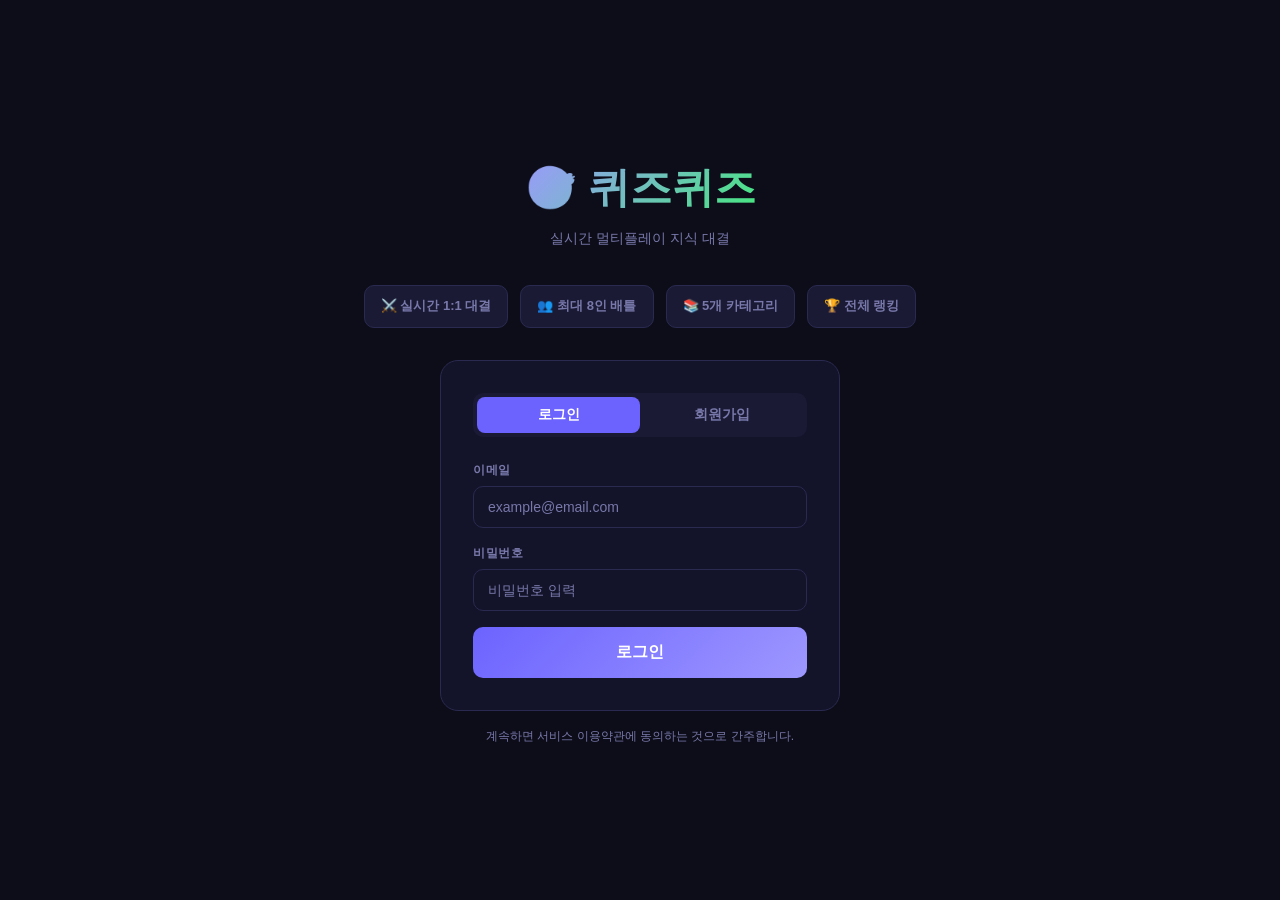
<file: solo.html>
<!DOCTYPE html>
<html lang="ko">
<head>
<meta charset="UTF-8">
<meta name="viewport" content="width=device-width, initial-scale=1.0">
<title>혼자연습 — 퀴즈퀴즈</title>
<link rel="stylesheet" href="css/style.css">
<style>
* { user-select: none; }

/* ─────── 설정 화면 ─────── */
#setupScreen {
  max-width: 480px; margin: 0 auto;
  padding: 0 16px 60px;
}
.setup-hero {
  text-align: center;
  background: linear-gradient(135deg, #1a1845 0%, #1a2540 100%);
  border: 1px solid var(--border);
  border-radius: 20px;
  padding: 36px 24px 28px;
  margin-bottom: 24px;
}
.setup-hero .icon { font-size: 56px; margin-bottom: 12px; }
.setup-hero h2   { font-size: 24px; font-weight: 900; margin-bottom: 6px; }
.setup-hero p    { font-size: 14px; color: var(--muted); }

.setup-card {
  background: var(--surface2);
  border: 1px solid var(--border);
  border-radius: 16px;
  padding: 20px 22px;
  margin-bottom: 14px;
}
.setup-label {
  font-size: 12px; font-weight: 700;
  color: var(--muted); letter-spacing: .5px;
  text-transform: uppercase; margin-bottom: 12px;
}

/* 카테고리 그리드 */
.cat-grid {
  display: grid; grid-template-columns: 1fr 1fr;
  gap: 8px;
}
.cat-btn {
  padding: 12px 10px;
  border: 1.5px solid var(--border); border-radius: 12px;
  background: var(--surface2); color: var(--text);
  font-family: inherit; font-size: 13px; font-weight: 600;
  cursor: pointer; transition: all .15s; text-align: center;
}
.cat-btn:hover { border-color: var(--primary-l); }
.cat-btn.active {
  border-color: var(--primary);
  background: rgba(108,99,255,.18);
  color: var(--primary-l);
}
.cat-all { grid-column: 1 / -1; }
.cat-all.active {
  border-color: var(--yellow);
  background: rgba(255,209,102,.12);
  color: var(--yellow);
}

/* 문제수 선택 */
.num-row { display: flex; gap: 8px; }
.num-btn {
  flex: 1; padding: 11px 8px;
  border: 1.5px solid var(--border); border-radius: 10px;
  background: var(--surface2); color: var(--muted);
  font-family: inherit; font-size: 15px; font-weight: 700;
  cursor: pointer; transition: all .15s;
}
.num-btn.active {
  border-color: var(--accent);
  background: rgba(67,233,123,.12);
  color: var(--accent);
}

/* 난이도 선택 */
.diff-row { display: flex; gap: 8px; flex-wrap: wrap; }
.diff-btn {
  flex: 1; min-width: 70px; padding: 10px 8px;
  border: 1.5px solid var(--border); border-radius: 10px;
  background: var(--surface2); color: var(--muted);
  font-family: inherit; font-size: 13px; font-weight: 600;
  cursor: pointer; transition: all .15s; text-align: center;
}
.diff-btn.active {
  border-color: var(--primary);
  background: rgba(108,99,255,.15);
  color: var(--primary-l);
}

/* ─────── 게임 화면 ─────── */
#gameScreen {
  display: none;
  max-width: 640px; margin: 0 auto;
  padding: 16px 16px 60px;
}

/* 상단 헤더 (점수 + 진행) */
.solo-header {
  display: flex; align-items: center; justify-content: space-between;
  margin-bottom: 14px; flex-wrap: wrap; gap: 8px;
}
.solo-score-box {
  display: flex; gap: 10px;
}
.solo-score-item {
  background: var(--surface2); border: 1.5px solid var(--border);
  border-radius: 12px; padding: 8px 14px;
  text-align: center;
}
.solo-score-item .val { font-size: 20px; font-weight: 900; }
.solo-score-item .lbl { font-size: 11px; color: var(--muted); }
.solo-score-item.correct  .val { color: var(--accent); }
.solo-score-item.wrong    .val { color: var(--warn); }
.solo-score-item.progress .val { color: var(--primary-l); }

/* 진행 바 */
.progress-info {
  display: flex; justify-content: space-between; align-items: center;
  font-size: 13px; color: var(--muted); margin-bottom: 5px;
}
.progress-bg  { background: var(--border); border-radius: 99px; height: 4px; margin-bottom: 14px; }
.progress-fill { height: 4px; border-radius: 99px; background: linear-gradient(90deg, var(--primary), var(--accent)); transition: width .4s; }

/* 타이머 */
.timer-wrap { margin-bottom: 14px; }
.timer-info { display: flex; justify-content: space-between; font-size: 13px; margin-bottom: 5px; }
.timer-num  { font-size: 20px; font-weight: 900; transition: color .3s; }
.timer-num.warn   { color: var(--yellow); }
.timer-num.danger { color: var(--warn); }
.timer-bg   { background: var(--border); border-radius: 99px; height: 8px; }
.timer-fill {
  height: 8px; border-radius: 99px;
  background: linear-gradient(90deg, var(--accent), var(--primary));
  transition: width .1s linear, background .3s;
}
.timer-fill.warn   { background: linear-gradient(90deg, var(--yellow), #ff9f43); }
.timer-fill.danger { background: linear-gradient(90deg, var(--warn), #ff9a8b); }

/* 문제 카드 */
.question-card {
  background: var(--surface2);
  border: 1px solid var(--border);
  border-radius: 16px;
  padding: 24px; margin-bottom: 14px;
}
.q-header { display: flex; align-items: center; gap: 10px; margin-bottom: 14px; flex-wrap: wrap; }
.q-text   { font-size: clamp(15px, 3.5vw, 20px); font-weight: 700; line-height: 1.55; }

/* 선택지 */
.choices-grid   { display: grid; gap: 10px; margin-top: 18px; }
.choices-grid.multiple { grid-template-columns: 1fr 1fr; }
.choices-grid.ox       { grid-template-columns: 1fr 1fr; }
@media(max-width:480px) { .choices-grid.multiple { grid-template-columns: 1fr; } }

.choice-btn {
  display: flex; align-items: center; gap: 11px;
  background: rgba(255,255,255,.03);
  border: 1.5px solid var(--border); border-radius: 12px;
  padding: 13px 15px;
  color: var(--text); font-family: inherit; font-size: 14px; font-weight: 600;
  cursor: pointer; transition: border-color .15s, background .15s, transform .1s;
  text-align: left; width: 100%;
}
.choice-btn:hover:not(:disabled) { border-color: var(--primary-l); background: rgba(108,99,255,.1); transform: translateY(-2px); }
.choice-btn:active:not(:disabled) { transform: scale(.97); }
.choice-btn:disabled { cursor: default; }
.choice-btn.correct { border-color: var(--accent) !important; background: rgba(67,233,123,.18) !important; }
.choice-btn.wrong   { border-color: var(--warn)   !important; background: rgba(255,101,132,.15) !important; }

.choice-key {
  min-width: 28px; height: 28px; border-radius: 7px;
  background: rgba(255,255,255,.07);
  display: flex; align-items: center; justify-content: center;
  font-size: 12px; font-weight: 700; color: var(--muted);
  flex-shrink: 0; transition: background .15s, color .15s;
}
.choice-btn.correct .choice-key  { background: var(--accent); color: #0a1a10; }
.choice-btn.wrong   .choice-key  { background: var(--warn); color: #fff; }

.choice-btn.ox-btn { justify-content: center; font-size: 32px; font-weight: 900; padding: 22px; }
.choice-btn.ox-o   { color: var(--accent); }
.choice-btn.ox-x   { color: var(--warn); }

/* 해설 박스 */
.explain-box {
  background: rgba(108,99,255,.08);
  border: 1px solid rgba(108,99,255,.3);
  border-radius: 12px; padding: 14px 16px;
  font-size: 13px; color: var(--text); line-height: 1.6;
  margin-top: 12px; display: none;
}
.explain-box .explain-label {
  font-size: 11px; font-weight: 700; color: var(--primary-l); margin-bottom: 4px;
}

/* 다음 버튼 */
.next-btn-wrap { display: none; margin-top: 4px; }

/* 피드백 오버레이 */
#feedback {
  position: fixed; inset: 0;
  display: flex; flex-direction: column;
  align-items: center; justify-content: center;
  z-index: 200; pointer-events: none;
  opacity: 0; transition: opacity .2s;
}
#feedback.show { opacity: 1; }
#feedbackIcon { font-size: 80px; animation: bounceIn .3s ease; }
#feedbackText { font-size: 20px; font-weight: 900; margin-top: 8px; }
@keyframes bounceIn { 0%{transform:scale(.3)} 60%{transform:scale(1.1)} 100%{transform:scale(1)} }

/* ─────── 결과 화면 ─────── */
#resultScreen {
  display: none;
  max-width: 500px; margin: 0 auto;
  padding: 0 16px 80px;
}
.result-topbar {
  padding: 16px 0 20px;
}
.result-topbar a { text-decoration:none; font-size:20px; font-weight:900; color:var(--primary-l); }

.result-hero {
  text-align: center;
  background: linear-gradient(135deg, #1a1845, #1a2540);
  border: 1px solid var(--border);
  border-radius: 20px;
  padding: 40px 24px 30px;
  margin-bottom: 16px;
}
.result-hero .trophy { font-size: 68px; margin-bottom: 14px; }
.result-hero h2 { font-size: 28px; font-weight: 900; margin-bottom: 6px; }
.result-hero .result-grade { font-size: 18px; font-weight: 700; margin-bottom: 8px; }
.result-hero p  { color: var(--muted); font-size: 14px; }

/* 점수 요약 */
.result-stats {
  display: grid; grid-template-columns: repeat(3, 1fr);
  gap: 10px; margin-bottom: 14px;
}
.result-stat-box {
  background: var(--surface2); border: 1px solid var(--border);
  border-radius: 14px; padding: 16px 10px; text-align: center;
}
.result-stat-box .stat-val { font-size: 26px; font-weight: 900; margin-bottom: 4px; }
.result-stat-box .stat-lbl { font-size: 11px; color: var(--muted); }
.stat-correct .stat-val { color: var(--accent); }
.stat-wrong   .stat-val { color: var(--warn); }
.stat-rate    .stat-val { color: var(--primary-l); }

/* XP 박스 */
.xp-earn-box {
  background: rgba(67,233,123,.08);
  border: 1px solid rgba(67,233,123,.25);
  border-radius: 14px; padding: 16px 20px;
  display: flex; align-items: center; justify-content: space-between;
  margin-bottom: 14px; flex-wrap: wrap; gap: 8px;
}
.xp-earn-box .xp-val  { font-size: 22px; font-weight: 900; color: var(--accent); }
.xp-earn-box .xp-tag  { font-size: 12px; color: var(--muted); margin-top: 2px; }
.xp-earn-box .xp-lv   { font-size: 13px; color: var(--muted); text-align: right; }

/* 레벨업 배지 */
.levelup-badge {
  display: inline-flex; align-items: center; gap: 6px;
  background: linear-gradient(135deg, var(--yellow), #ff9f43);
  color: #1a0a00; border-radius: 99px;
  padding: 5px 14px; font-size: 13px; font-weight: 700;
  margin-top: 10px;
  animation: popIn .4s ease;
}
@keyframes popIn { 0%{transform:scale(0)} 70%{transform:scale(1.1)} 100%{transform:scale(1)} }

/* 리뷰 */
.review-card {
  background: var(--surface2); border: 1px solid var(--border);
  border-radius: 16px; overflow: hidden; margin-bottom: 14px;
}
.review-card-title {
  padding: 14px 18px 10px;
  font-size: 13px; font-weight: 700; color: var(--muted);
  text-transform: uppercase; letter-spacing: .5px;
  border-bottom: 1px solid var(--border);
}
.review-item {
  display: flex; align-items: flex-start; gap: 10px;
  padding: 12px 18px; border-bottom: 1px solid var(--border);
  font-size: 13px;
}
.review-item:last-child { border-bottom: none; }
.review-num  { min-width: 22px; font-weight: 700; color: var(--muted); padding-top: 2px; }
.review-icon { font-size: 15px; flex-shrink: 0; padding-top: 2px; }
.review-q    { flex: 1; }
.review-q .q { font-weight: 600; color: var(--text); line-height: 1.4; margin-bottom: 4px; }
.review-q .a { color: var(--muted); font-size: 12px; line-height: 1.5; }
.ans-warn    { color: var(--warn); font-weight: 700; }
.ans-good    { color: var(--accent); font-weight: 700; }

.result-btns { display: flex; gap: 10px; }
.result-btns .btn { flex: 1; }
</style>
</head>
<body>

<!-- ─── 설정 화면 ─── -->
<div id="setupScreen">
  <div class="topbar" id="topbar"></div>

  <div class="setup-hero">
    <div class="icon">🧠</div>
    <h2>혼자연습</h2>
    <p>카테고리와 난이도를 골라 혼자 실력을 키워보세요!</p>
  </div>

  <!-- 카테고리 -->
  <div class="setup-card">
    <div class="setup-label">📂 카테고리</div>
    <div class="cat-grid">
      <button class="cat-btn cat-all active" data-cat="전체">🌐 전체 랜덤</button>
      <button class="cat-btn" data-cat="일반상식">🌍 일반상식</button>
      <button class="cat-btn" data-cat="역사사회">📜 역사/사회</button>
      <button class="cat-btn" data-cat="과학IT">🔬 과학/IT</button>
      <button class="cat-btn" data-cat="언어영어">🔤 언어/영어</button>
      <button class="cat-btn" data-cat="시사뉴스">📰 시사/뉴스</button>
    </div>
  </div>

  <!-- 문제 수 -->
  <div class="setup-card">
    <div class="setup-label">📝 문제 수</div>
    <div class="num-row">
      <button class="num-btn" data-n="5">5문제</button>
      <button class="num-btn active" data-n="10">10문제</button>
      <button class="num-btn" data-n="15">15문제</button>
      <button class="num-btn" data-n="20">20문제</button>
    </div>
  </div>

  <!-- 난이도 -->
  <div class="setup-card">
    <div class="setup-label">⭐ 난이도</div>
    <div class="diff-row">
      <button class="diff-btn active" data-diff="전체">전체</button>
      <button class="diff-btn" data-diff="easy">⭐ 쉬움</button>
      <button class="diff-btn" data-diff="medium">⭐⭐ 보통</button>
      <button class="diff-btn" data-diff="hard">⭐⭐⭐ 어려움</button>
    </div>
  </div>

  <button class="btn btn-primary btn-full btn-lg" id="startBtn" style="margin-top:6px">🚀 연습 시작!</button>
</div>

<!-- ─── 게임 화면 ─── -->
<div id="gameScreen">
  <div class="solo-header">
    <div class="solo-score-box">
      <div class="solo-score-item correct">
        <div class="val" id="scoreCorrect">0</div>
        <div class="lbl">정답</div>
      </div>
      <div class="solo-score-item wrong">
        <div class="val" id="scoreWrong">0</div>
        <div class="lbl">오답</div>
      </div>
      <div class="solo-score-item progress">
        <div class="val" id="scoreProgress">1/10</div>
        <div class="lbl">진행</div>
      </div>
    </div>
    <button class="btn btn-ghost btn-sm" id="quitBtn">나가기</button>
  </div>

  <div class="progress-info">
    <span>문제 <strong id="qNumText">1</strong> / <span id="qTotalText">10</span></span>
    <span id="qCatText" style="color:var(--muted);font-size:12px"></span>
  </div>
  <div class="progress-bg">
    <div class="progress-fill" id="progressFill" style="width:0%"></div>
  </div>

  <div class="timer-wrap">
    <div class="timer-info">
      <span style="color:var(--muted);font-size:13px">남은 시간</span>
      <span class="timer-num" id="timerNum">15</span>
    </div>
    <div class="timer-bg">
      <div class="timer-fill" id="timerFill" style="width:100%"></div>
    </div>
  </div>

  <div class="question-card">
    <div class="q-header">
      <span class="badge badge-primary" id="qTypeBadge">4지선다</span>
      <span style="font-size:12px;color:var(--muted)" id="qDiffBadge">⭐⭐ 보통</span>
    </div>
    <div class="q-text" id="qText">문제 로딩 중...</div>
    <div id="choicesArea"></div>
    <div class="explain-box" id="explainBox">
      <div class="explain-label">💡 정답 확인</div>
      <div id="explainText"></div>
    </div>
  </div>

  <div class="next-btn-wrap" id="nextBtnWrap">
    <button class="btn btn-primary btn-full" id="nextBtn">다음 문제 →</button>
  </div>
</div>

<!-- ─── 결과 화면 ─── -->
<div id="resultScreen">
  <div class="result-topbar">
    <a href="lobby.html">🎯 퀴즈퀴즈</a>
  </div>

  <div class="result-hero">
    <div class="trophy" id="resultTrophy">🏆</div>
    <h2 id="resultTitle">결과</h2>
    <div class="result-grade" id="resultGrade"></div>
    <p id="resultSubtitle"></p>
    <div id="levelupArea"></div>
  </div>

  <div class="result-stats">
    <div class="result-stat-box stat-correct">
      <div class="stat-val" id="resCnt">0</div>
      <div class="stat-lbl">정답 수</div>
    </div>
    <div class="result-stat-box stat-wrong">
      <div class="stat-val" id="resWrong">0</div>
      <div class="stat-lbl">오답 수</div>
    </div>
    <div class="result-stat-box stat-rate">
      <div class="stat-val" id="resRate">0%</div>
      <div class="stat-lbl">정답률</div>
    </div>
  </div>

  <div class="xp-earn-box">
    <div>
      <div class="xp-val" id="resXP">+0 XP</div>
      <div class="xp-tag" id="xpBreakdown"></div>
    </div>
    <div class="xp-lv" id="newLevelBadge"></div>
  </div>

  <div class="review-card">
    <div class="review-card-title">📋 문항 리뷰</div>
    <div id="reviewList"></div>
  </div>

  <div class="result-btns">
    <button class="btn btn-ghost" id="retryBtn">🔄 다시 도전</button>
    <button class="btn btn-primary" id="lobbyBtn">🏠 로비로</button>
  </div>
</div>

<!-- 피드백 오버레이 -->
<div id="feedback">
  <div id="feedbackIcon"></div>
  <div id="feedbackText"></div>
</div>

<div id="toast-container"></div>

<script src="js/api.js"></script>
<script src="js/auth.js"></script>
<script src="js/utils.js"></script>
<script>
const TOTAL_TIME = 15;

let user = null;
let questions  = [];
let currentIdx = 0;
let correctCnt = 0;
let wrongCnt   = 0;
let answered   = false;
let timeLeft   = TOTAL_TIME;
let timerInterval = null;
let setupOptions = { category: '전체', count: 10, difficulty: '전체' };
let reviewLog  = [];

// ── 초기화 ──
window.addEventListener('DOMContentLoaded', function() {
  user = Auth.require();
  if (!user) return;
  renderTopbar(user);

  // 카테고리
  document.querySelectorAll('.cat-btn').forEach(function(btn) {
    btn.addEventListener('click', function() {
      document.querySelectorAll('.cat-btn').forEach(function(b) { b.classList.remove('active'); });
      this.classList.add('active');
      setupOptions.category = this.dataset.cat;
    });
  });

  // 문제 수
  document.querySelectorAll('.num-btn').forEach(function(btn) {
    btn.addEventListener('click', function() {
      document.querySelectorAll('.num-btn').forEach(function(b) { b.classList.remove('active'); });
      this.classList.add('active');
      setupOptions.count = parseInt(this.dataset.n);
    });
  });

  // 난이도
  document.querySelectorAll('.diff-btn').forEach(function(btn) {
    btn.addEventListener('click', function() {
      document.querySelectorAll('.diff-btn').forEach(function(b) { b.classList.remove('active'); });
      this.classList.add('active');
      setupOptions.difficulty = this.dataset.diff;
    });
  });

  // 시작 버튼
  document.getElementById('startBtn').addEventListener('click', startGame);

  // 나가기
  document.getElementById('quitBtn').addEventListener('click', function() {
    if (confirm('연습을 그만두고 로비로 돌아가시겠습니까?')) {
      window.location.href = 'lobby.html';
    }
  });

  // 결과 버튼
  document.getElementById('retryBtn').addEventListener('click', function() {
    document.getElementById('resultScreen').style.display = 'none';
    document.getElementById('setupScreen').style.display  = 'block';
  });
  document.getElementById('lobbyBtn').addEventListener('click', function() {
    window.location.href = 'lobby.html';
  });
});

// ── 게임 시작 ──
async function startGame() {
  showLoading();
  try {
    var res = await API.getQuizzes();
    var pool = (res.data || []);

    if (setupOptions.category !== '전체') {
      pool = pool.filter(function(q) { return q.category === setupOptions.category; });
    }
    if (setupOptions.difficulty !== '전체') {
      pool = pool.filter(function(q) { return q.difficulty === setupOptions.difficulty; });
    }

    if (pool.length === 0) {
      showToast('해당 조건의 문제가 없습니다. 조건을 바꿔 보세요!', 'error');
      hideLoading();
      return;
    }

    questions  = shuffle(pool).slice(0, setupOptions.count);
    currentIdx = 0;
    correctCnt = 0;
    wrongCnt   = 0;
    reviewLog  = [];
    answered   = false;

    document.getElementById('setupScreen').style.display = 'none';
    document.getElementById('gameScreen').style.display  = 'block';
    document.getElementById('qTotalText').textContent    = questions.length;

    renderQuestion();
  } catch(e) {
    showToast('문제를 불러오지 못했습니다.', 'error');
  }
  hideLoading();
}

// ── 문제 렌더 ──
function renderQuestion() {
  var q = questions[currentIdx];
  answered = false;

  document.getElementById('scoreCorrect').textContent  = correctCnt;
  document.getElementById('scoreWrong').textContent    = wrongCnt;
  document.getElementById('scoreProgress').textContent = (currentIdx + 1) + '/' + questions.length;
  document.getElementById('qNumText').textContent      = currentIdx + 1;

  var pct = Math.round((currentIdx / questions.length) * 100);
  document.getElementById('progressFill').style.width = pct + '%';

  document.getElementById('qCatText').textContent  = q.category;
  document.getElementById('qTypeBadge').textContent = q.type === 'ox' ? 'OX 퀴즈' : '4지선다';
  document.getElementById('qTypeBadge').className   =
    'badge ' + (q.type === 'ox' ? 'badge-accent' : 'badge-primary');
  document.getElementById('qDiffBadge').textContent =
    q.difficulty === 'easy' ? '⭐ 쉬움' :
    q.difficulty === 'hard' ? '⭐⭐⭐ 어려움' : '⭐⭐ 보통';
  document.getElementById('qText').textContent = q.question;

  document.getElementById('explainBox').style.display  = 'none';
  document.getElementById('nextBtnWrap').style.display = 'none';

  var area = document.getElementById('choicesArea');
  if (q.type === 'ox') {
    area.innerHTML =
      '<div class="choices-grid ox">' +
        '<button class="choice-btn ox-btn ox-o" data-ans="O">⭕</button>' +
        '<button class="choice-btn ox-btn ox-x" data-ans="X">❌</button>' +
      '</div>';
  } else {
    var opts = [
      { k: 'A', l: q.option_a },
      { k: 'B', l: q.option_b },
      { k: 'C', l: q.option_c },
      { k: 'D', l: q.option_d }
    ].filter(function(o) { return o.l; });
    var html = '<div class="choices-grid multiple">';
    opts.forEach(function(o) {
      html += '<button class="choice-btn" data-ans="' + o.k + '">' +
              '<span class="choice-key">' + o.k + '</span>' +
              '<span>' + o.l + '</span>' +
              '</button>';
    });
    html += '</div>';
    area.innerHTML = html;
  }

  area.querySelectorAll('.choice-btn').forEach(function(btn) {
    btn.addEventListener('click', function() {
      if (answered) return;
      submitAnswer(this.dataset.ans);
    });
  });

  startTimer();
}

// ── 타이머 ──
function startTimer() {
  clearInterval(timerInterval);
  timeLeft = TOTAL_TIME;
  updateTimerUI();

  timerInterval = setInterval(function() {
    if (answered) return;
    timeLeft--;
    updateTimerUI();
    if (timeLeft <= 0) {
      clearInterval(timerInterval);
      handleTimeout();
    }
  }, 1000);
}

function updateTimerUI() {
  var numEl  = document.getElementById('timerNum');
  var fillEl = document.getElementById('timerFill');
  if (!numEl || !fillEl) return;

  var pct  = (timeLeft / TOTAL_TIME) * 100;
  numEl.textContent = timeLeft;
  fillEl.style.width = pct + '%';

  var warn   = timeLeft <= 8;
  var danger = timeLeft <= 4;
  numEl.className   = 'timer-num'  + (danger ? ' danger' : warn ? ' warn' : '');
  fillEl.className  = 'timer-fill' + (danger ? ' danger' : warn ? ' warn' : '');
}

function handleTimeout() {
  if (answered) return;
  answered = true;
  var q = questions[currentIdx];
  wrongCnt++;

  document.querySelectorAll('.choice-btn').forEach(function(btn) {
    btn.disabled = true;
    if (btn.dataset.ans === q.answer) btn.classList.add('correct');
  });

  showFeedback(false, q.answer);
  reviewLog.push({ q: q, myAns: '(시간 초과)', correct: false });
  document.getElementById('scoreWrong').textContent = wrongCnt;
  showExplain(q);
  showNextBtnFn();
}

// ── 답변 제출 ──
function submitAnswer(ans) {
  if (answered) return;
  answered = true;
  clearInterval(timerInterval);

  var q = questions[currentIdx];
  var isCorrect = (ans === q.answer);

  document.querySelectorAll('.choice-btn').forEach(function(btn) {
    btn.disabled = true;
    if (btn.dataset.ans === q.answer) btn.classList.add('correct');
    else if (btn.dataset.ans === ans && !isCorrect) btn.classList.add('wrong');
  });

  if (isCorrect) {
    correctCnt++;
    document.getElementById('scoreCorrect').textContent = correctCnt;
  } else {
    wrongCnt++;
    document.getElementById('scoreWrong').textContent = wrongCnt;
  }

  showFeedback(isCorrect, q.answer);
  reviewLog.push({ q: q, myAns: ans, correct: isCorrect });
  showExplain(q);
  showNextBtnFn();
}

// ── 피드백 ──
function showFeedback(correct, correctAns) {
  var fb = document.getElementById('feedback');
  document.getElementById('feedbackIcon').textContent = correct ? '✅' : '❌';
  document.getElementById('feedbackText').textContent = correct ? '정답!' : '오답! 정답: ' + correctAns;
  document.getElementById('feedbackText').style.color = correct ? 'var(--accent)' : 'var(--warn)';
  fb.classList.add('show');
  setTimeout(function() { fb.classList.remove('show'); }, 1400);
}

// ── 해설 ──
function showExplain(q) {
  var box = document.getElementById('explainBox');
  var txt = document.getElementById('explainText');
  var correctOpt = '';
  if (q.type !== 'ox') {
    var optKey = 'option_' + q.answer.toLowerCase();
    correctOpt = q[optKey] ? ' — ' + q[optKey] : '';
  }
  txt.textContent = '정답: ' + q.answer + correctOpt;
  box.style.display = 'block';
}

// ── 다음 버튼 ──
function showNextBtnFn() {
  var wrap = document.getElementById('nextBtnWrap');
  wrap.style.display = 'block';

  var isLast = (currentIdx >= questions.length - 1);
  var btn = document.getElementById('nextBtn');
  btn.textContent = isLast ? '결과 보기 🏁' : '다음 문제 →';

  // 이벤트 중복 방지: 새 버튼으로 교체
  var newBtn = btn.cloneNode(true);
  btn.parentNode.replaceChild(newBtn, btn);
  newBtn.addEventListener('click', function() {
    if (isLast) showResult();
    else {
      currentIdx++;
      renderQuestion();
    }
  });
}

// ── 결과 화면 ──
async function showResult() {
  clearInterval(timerInterval);

  document.getElementById('gameScreen').style.display   = 'none';
  document.getElementById('resultScreen').style.display = 'block';

  var total = questions.length;
  var rate  = Math.round((correctCnt / total) * 100);

  var trophy, grade, subtitle;
  if (rate === 100)     { trophy = '🏆'; grade = '완벽한 퍼펙트! 🎉';      subtitle = '모든 문제를 맞혔습니다. 당신은 진짜 실력자!'; }
  else if (rate >= 80)  { trophy = '🥇'; grade = '매우 우수! 👏';           subtitle = '훌륭한 실력입니다!'; }
  else if (rate >= 60)  { trophy = '🥈'; grade = '우수 😊';                 subtitle = '좋은 성적이에요, 조금만 더!'; }
  else if (rate >= 40)  { trophy = '🥉'; grade = '분발 필요 💪';            subtitle = '반복 연습으로 실력을 키워 보세요.'; }
  else                  { trophy = '📚'; grade = '열심히 공부해요! 📖';     subtitle = '틀린 문제를 복습해 보세요.'; }

  document.getElementById('resultTrophy').textContent   = trophy;
  document.getElementById('resultTitle').textContent    = correctCnt + ' / ' + total + ' 정답';
  document.getElementById('resultGrade').textContent    = grade;
  document.getElementById('resultSubtitle').textContent = subtitle;
  document.getElementById('resCnt').textContent   = correctCnt;
  document.getElementById('resWrong').textContent  = wrongCnt;
  document.getElementById('resRate').textContent   = rate + '%';

  // XP 계산
  var xp = correctCnt * 3 + 5;
  if (rate === 100) xp += 15;
  else if (rate >= 80) xp += 5;

  var breakdown = '정답 ' + correctCnt + '개 × 3XP + 완주 5XP';
  if (rate === 100)    breakdown += ' + 퍼펙트 15XP';
  else if (rate >= 80) breakdown += ' + 우수 5XP';

  document.getElementById('resXP').textContent       = '+' + xp + ' XP';
  document.getElementById('xpBreakdown').textContent = breakdown;

  await updateUserXP(xp);

  // 게임 기록 저장
  try {
    await API.createRecord({
      user_id:   user.id,
      room_id:   'solo',
      score:     correctCnt,
      total_q:   total,
      result:    rate >= 50 ? 'win' : 'lose',
      xp_earned: xp,
      played_at: Date.now(),
      category:  setupOptions.category,
      play_mode: 'solo'
    });
  } catch(e) {}

  renderReview();
}

// ── XP 업데이트 & 레벨업 ──
async function updateUserXP(xp) {
  try {
    var freshUser = await API.getUserById(user.id);
    var prevXP    = parseInt(freshUser.xp) || 0;
    var prevLevel = Auth.calcLevel(prevXP);
    var newXP     = prevXP + xp;
    var newLevel  = Auth.calcLevel(newXP);

    await API.updateUser(user.id, { xp: newXP });
    user.xp = newXP;
    Auth.set(user);

    document.getElementById('newLevelBadge').textContent =
      'Lv.' + newLevel + ' ' + Auth.title(newLevel);

    if (newLevel > prevLevel) {
      document.getElementById('levelupArea').innerHTML =
        '<div class="levelup-badge">🎉 LEVEL UP! Lv.' + newLevel + ' ' + Auth.title(newLevel) + '</div>';
      showToast('레벨 업! Lv.' + newLevel + ' 달성! 🎉', 'success');
    }
  } catch(e) {}
}

// ── 리뷰 렌더 ──
function renderReview() {
  var html = '';
  reviewLog.forEach(function(item, i) {
    var icon = item.correct ? '✅' : '❌';
    var myA  = '';
    if (item.myAns === '(시간 초과)') {
      myA = '<span style="color:var(--yellow)">(시간 초과)</span>';
    } else {
      myA = '내 답: <span class="' + (item.correct ? 'ans-good' : 'ans-warn') + '">' + item.myAns + '</span>';
    }
    var corA = item.correct ? '' :
      ' &nbsp;/&nbsp; 정답: <span class="ans-good">' + item.q.answer + '</span>';
    html +=
      '<div class="review-item">' +
        '<div class="review-num">' + (i + 1) + '</div>' +
        '<div class="review-icon">' + icon + '</div>' +
        '<div class="review-q">' +
          '<div class="q">' + item.q.question + '</div>' +
          '<div class="a">' + myA + corA + '</div>' +
        '</div>' +
      '</div>';
  });
  document.getElementById('reviewList').innerHTML = html;
}
</script>
</body>
</html>
</file>
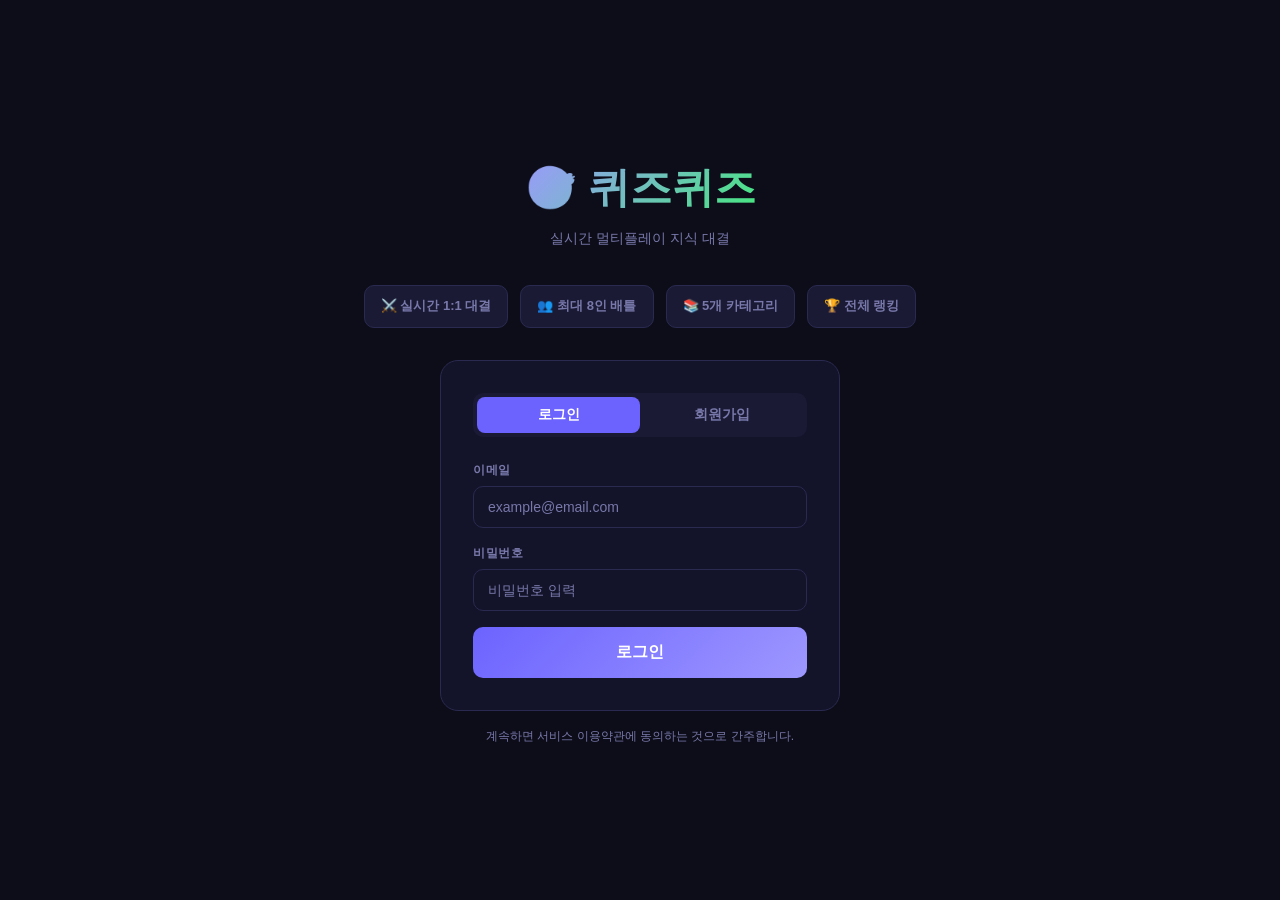
<file: vocab.html>
<!DOCTYPE html>
<html lang="ko">
<head>
<meta charset="UTF-8">
<meta name="viewport" content="width=device-width, initial-scale=1.0">
<title>단어 집중학습 — 퀴즈퀴즈</title>
<link rel="stylesheet" href="css/style.css">
<style>
* { user-select: none; }

/* ── 미니 헤더 ── */
.mini-header {
  display: flex; justify-content: space-between; align-items: center;
  padding: 10px 16px;
  max-width: 520px; margin: 0 auto;
}
.mini-logo {
  font-size: 14px; font-weight: 800; color: var(--muted);
  text-decoration: none;
}
.mini-header .btn-sm { font-size: 12px; padding: 5px 10px; }

/* ── 설정 화면 ── */
#setupScreen { max-width: 520px; margin: 0 auto; padding: 0 16px 40px; }

.vocab-hero {
  text-align: center;
  background: linear-gradient(135deg, #0d1f3c 0%, #1a1040 50%, #0d1f3c 100%);
  border: 1px solid rgba(100,160,255,.25);
  border-radius: 16px;
  padding: 18px 20px 16px;
  margin-bottom: 14px;
}
.vocab-hero .icon { font-size: 32px; margin-bottom: 4px; }
.vocab-hero h2 { font-size: 18px; font-weight: 900; margin-bottom: 4px; }
.vocab-hero .sub { font-size: 12px; color: var(--muted); line-height: 1.5; }

.setup-card {
  background: var(--surface);
  border: 1px solid var(--border);
  border-radius: 14px;
  padding: 14px 16px;
  margin-bottom: 10px;
}
.setup-label {
  font-size: 10px; font-weight: 700;
  color: var(--muted); letter-spacing: .5px;
  text-transform: uppercase; margin-bottom: 8px;
}

/* 상황 그리드 */
.sit-grid {
  display: grid; grid-template-columns: 1fr 1fr 1fr 1fr 1fr;
  gap: 6px;
}
.sit-btn {
  padding: 8px 4px;
  border: 1.5px solid var(--border); border-radius: 10px;
  background: var(--surface2); color: var(--text);
  font-family: inherit; font-size: 11px; font-weight: 600;
  cursor: pointer; transition: all .15s;
  display: flex; flex-direction: column; align-items: center; gap: 2px;
}
.sit-btn.active { border-color: var(--primary); background: rgba(108,99,255,.12); }
.sit-btn .emoji { font-size: 18px; }
.sit-btn .name { font-size: 10px; }
.sit-btn .cnt { font-size: 9px; color: var(--muted); }
.sit-btn .bar { width: 100%; height: 3px; background: var(--surface); border-radius: 2px; overflow: hidden; }
.sit-btn .bar-fill { height: 100%; background: var(--accent); border-radius: 2px; transition: width .3s; }

/* 통계 카드 */
.stat-row { display: flex; gap: 8px; margin-bottom: 10px; }
.stat-box {
  flex: 1; text-align: center;
  background: var(--surface2); border: 1px solid var(--border);
  border-radius: 10px; padding: 10px 6px;
}
.stat-box .val { font-size: 18px; font-weight: 900; color: var(--primary); }
.stat-box .lbl { font-size: 10px; color: var(--muted); margin-top: 1px; }

/* 빠른시작 버튼 */
.quick-btns { display: flex; gap: 5px; flex-wrap: wrap; }
.quick-btn {
  flex: 1 1 calc(33% - 5px); min-width: 100px;
  display: flex; align-items: center; gap: 6px;
  padding: 7px 8px;
  background: var(--surface2); border: 1px solid var(--border);
  border-radius: 8px; cursor: pointer;
  font-family: inherit; font-size: 11px; font-weight: 600; color: var(--text);
  transition: all .15s;
  text-align: left;
}
.quick-btn:hover { border-color: var(--primary); }
.quick-btn .icon { font-size: 15px; flex-shrink: 0; }
.quick-btn .desc { font-size: 9px; color: var(--muted); font-weight: 400; }

/* ── 플래시카드 화면 ── */
#gameScreen { display: none; max-width: 520px; margin: 0 auto; padding: 0 16px 40px; }

.game-header {
  display: flex; justify-content: space-between; align-items: center;
  margin-bottom: 8px;
}
.game-header .info { font-size: 14px; font-weight: 700; }
.game-header .round { font-size: 12px; color: var(--muted); }
.progress-bg {
  height: 5px; background: var(--surface2); border-radius: 99px; margin-bottom: 12px; overflow: hidden;
}
.progress-fill { height: 100%; background: linear-gradient(90deg, var(--primary), var(--accent)); border-radius: 99px; transition: width .3s; }

/* 카드 */
.card-container {
  perspective: 1000px;
  margin-bottom: 12px;
}
.card-flip {
  position: relative;
  width: 100%; min-height: 260px;
  transition: transform .5s;
  transform-style: preserve-3d;
  cursor: pointer;
}
.card-flip.flipped { transform: rotateY(180deg); }

.card-face {
  position: absolute; inset: 0;
  backface-visibility: hidden;
  border-radius: 16px;
  padding: 18px 20px;
  display: flex; flex-direction: column;
  overflow-y: auto;
}
.card-front {
  background: linear-gradient(135deg, #1a1845, #1a2540);
  border: 1px solid var(--border);
}
.card-back {
  background: linear-gradient(135deg, #0d2818, #0d1f3c);
  border: 1px solid rgba(67,233,123,.3);
  transform: rotateY(180deg);
}

.card-tag {
  font-size: 11px; font-weight: 700; color: var(--muted);
  margin-bottom: 8px;
  display: flex; align-items: center; gap: 6px;
}
.card-tag .badge {
  background: rgba(108,99,255,.2); color: var(--primary);
  padding: 2px 8px; border-radius: 6px; font-size: 10px;
}

.card-korean {
  font-size: 20px; font-weight: 900; line-height: 1.4;
  flex: 1; display: flex; align-items: center; justify-content: center;
  text-align: center; padding: 6px 0;
}

.card-english {
  font-size: 22px; font-weight: 900; color: #43e97b;
  text-align: center; margin-bottom: 10px;
  line-height: 1.3;
}
.card-hint-area {
  text-align: center; margin-top: auto;
}
.card-hint-btn {
  background: rgba(255,255,255,.07); border: 1px solid rgba(255,255,255,.12);
  border-radius: 99px; padding: 6px 16px;
  color: var(--muted); font-size: 12px; font-weight: 600;
  cursor: pointer; font-family: inherit;
}
.card-hint-text {
  display: none;
  font-size: 13px; color: var(--muted); line-height: 1.6;
  margin-top: 10px;
}
.card-hint-text.show { display: block; }

.card-example {
  background: rgba(255,255,255,.05);
  border-radius: 10px; padding: 10px 12px;
  margin-top: 8px;
}
.card-example .label { font-size: 10px; color: var(--muted); margin-bottom: 4px; font-weight: 700; }
.card-example .text { font-size: 13px; color: var(--text); line-height: 1.5; font-style: italic; }

.card-memo {
  font-size: 13px; color: var(--muted); line-height: 1.5;
  text-align: center; margin-top: 10px;
}

.flip-hint {
  text-align: center; font-size: 12px; color: var(--muted);
  margin-bottom: 10px; opacity: .7;
}

/* 평가 버튼 */
.eval-btns {
  display: flex; gap: 8px;
}
.eval-btn {
  flex: 1; padding: 14px;
  border-radius: 12px; border: 2px solid;
  font-family: inherit; font-size: 14px; font-weight: 800;
  cursor: pointer; transition: all .15s;
}
.eval-btn.wrong {
  background: rgba(255,101,132,.08); border-color: rgba(255,101,132,.3); color: #ff6584;
}
.eval-btn.wrong:hover { background: rgba(255,101,132,.18); }
.eval-btn.correct {
  background: rgba(67,233,123,.08); border-color: rgba(67,233,123,.3); color: #43e97b;
}
.eval-btn.correct:hover { background: rgba(67,233,123,.18); }

/* ── 결과 화면 ── */
#resultScreen { display: none; max-width: 520px; margin: 0 auto; padding: 0 16px 40px; text-align: center; }

.result-hero {
  background: linear-gradient(135deg, #1a1845, #1a2540);
  border: 1px solid var(--border);
  border-radius: 14px; padding: 20px 18px; margin-bottom: 14px;
}
.result-hero .icon { font-size: 36px; margin-bottom: 6px; }
.result-hero h2 { font-size: 18px; font-weight: 900; margin-bottom: 4px; }
.result-hero .sub { font-size: 12px; color: var(--muted); }

.round-list { text-align: left; margin-bottom: 12px; }
.round-item {
  display: flex; justify-content: space-between; align-items: center;
  padding: 8px 12px;
  background: var(--surface); border: 1px solid var(--border);
  border-radius: 8px; margin-bottom: 4px;
  font-size: 13px; font-weight: 600;
}
.round-item .r-ok { color: #43e97b; }
.round-item .r-fail { color: #ff6584; }

.mastered-list {
  text-align: left;
  background: var(--surface); border: 1px solid var(--border);
  border-radius: 10px; padding: 12px; margin-bottom: 12px;
}
.mastered-list h4 { font-size: 11px; color: var(--muted); margin-bottom: 6px; }
.mastered-item {
  display: flex; justify-content: space-between;
  padding: 5px 0; border-bottom: 1px solid var(--border);
  font-size: 12px;
}
.mastered-item:last-child { border-bottom: none; }
.mastered-item .kr { color: var(--muted); }
.mastered-item .en { color: #43e97b; font-weight: 700; }

.result-btns { display: flex; gap: 10px; flex-wrap: wrap; }
.result-btns .btn { flex: 1; min-width: 120px; }

/* ── 세션 요약 모달 ── */
.modal-overlay {
  display: none;
  position: fixed; inset: 0;
  background: rgba(0,0,0,.7);
  z-index: 1000;
  align-items: flex-start; justify-content: center;
  padding: 20px 12px;
  overflow-y: auto;
}
.modal-overlay.show { display: flex; }
.modal-box {
  background: var(--surface); border: 1px solid var(--border);
  border-radius: 16px; padding: 20px;
  width: 100%; max-width: 480px;
  max-height: calc(100vh - 40px);
  overflow-y: auto;
}
.modal-head { display: flex; justify-content: space-between; align-items: center; margin-bottom: 12px; }
.modal-title { font-size: 16px; font-weight: 900; }
.modal-close {
  border: none; background: transparent; color: var(--muted);
  font-size: 20px; cursor: pointer; padding: 0 4px;
}
.modal-stats {
  display: grid; grid-template-columns: 1fr 1fr 1fr;
  gap: 6px; margin-bottom: 10px;
}
.modal-stat {
  text-align: center; padding: 10px 6px;
  background: var(--surface2); border-radius: 8px;
}
.modal-stat .v { font-size: 16px; font-weight: 900; color: var(--primary); }
.modal-stat .l { font-size: 10px; color: var(--muted); margin-top: 2px; }
.modal-section { margin-bottom: 14px; }
.modal-section-title {
  font-size: 11px; font-weight: 700; color: var(--muted);
  text-transform: uppercase; margin-bottom: 6px;
  display: flex; justify-content: space-between;
}
.word-item {
  display: flex; justify-content: space-between; align-items: center;
  padding: 8px 12px;
  background: var(--surface2); border: 1px solid var(--border);
  border-radius: 8px; margin-bottom: 4px;
  font-size: 12px;
}
.word-item .kr { color: var(--muted); flex: 1; min-width: 0; padding-right: 8px; }
.word-item .en { color: #43e97b; font-weight: 700; font-size: 13px; }

/* 전체 학습률 바 */
.overall-box {
  background: linear-gradient(135deg, rgba(108,99,255,.1), rgba(67,233,123,.08));
  border: 1px solid rgba(108,99,255,.25);
  border-radius: 12px;
  padding: 10px 14px;
  margin-bottom: 10px;
}
.overall-head {
  display: flex; justify-content: space-between; align-items: baseline;
  margin-bottom: 6px;
}
.overall-head .label { font-size: 11px; font-weight: 700; color: var(--muted); }
.overall-head .val { font-size: 13px; font-weight: 800; color: var(--text); }
.overall-head .pct { font-size: 16px; font-weight: 900; color: var(--primary); }
.overall-bar {
  height: 6px; background: var(--surface2);
  border-radius: 99px; overflow: hidden;
}
.overall-bar .bar-fill {
  height: 100%; background: linear-gradient(90deg, var(--primary), var(--accent));
  border-radius: 99px; transition: width .5s;
}
.word-item.wrong { border-color: rgba(255,101,132,.3); background: rgba(255,101,132,.05); }
.word-item.wrong .en { color: #ff6584; }
</style>
</head>
<body>

<div class="mini-header">
  <a class="mini-logo" href="vocab.html">🎯 퀴즈퀴즈</a>
  <div style="display:flex;gap:6px;align-items:center">
    <a href="vocab.html" class="btn btn-ghost btn-sm">🏠 홈으로</a>
    <a href="ranking.html" class="btn btn-ghost btn-sm hide-mobile">🏆</a>
  </div>
</div>

<!-- ═══ 설정 화면 ═══ -->
<div id="setupScreen">
  <div class="vocab-hero">
    <div class="icon">📖</div>
    <h2>영어단어 집중학습</h2>
    <div class="sub">모를 때까지 반복 — 플래시카드로 완전 암기</div>
  </div>

  <!-- 전체 학습률 -->
  <div class="overall-box" id="overallProgress">
    <div class="overall-head">
      <span class="label">📚 전체 학습 진도</span>
      <span><span class="val">0 / 0</span> · <span class="pct">0%</span></span>
    </div>
    <div class="overall-bar"><div class="bar-fill" style="width:0%"></div></div>
  </div>

  <!-- 오늘의 학습 -->
  <div class="stat-row" id="statRow">
    <div class="stat-box">
      <div class="val" id="statToday">0</div>
      <div class="lbl">오늘 학습</div>
    </div>
    <div class="stat-box">
      <div class="val" id="statMastered">0</div>
      <div class="lbl">학습완료</div>
    </div>
    <div class="stat-box">
      <div class="val" id="statWrong">0</div>
      <div class="lbl">오답노트</div>
    </div>
    <div class="stat-box">
      <div class="val" id="statStreak">0</div>
      <div class="lbl">연속일</div>
    </div>
  </div>

  <!-- 상황 선택 -->
  <div class="setup-card">
    <div class="setup-label">상황 선택</div>
    <div class="sit-grid" id="sitGrid"></div>
  </div>

  <!-- 빠른 시작 -->
  <div class="setup-card">
    <div class="setup-label">빠른 시작</div>
    <div class="quick-btns">
      <button class="quick-btn" id="btnWrongReview">
        <span class="icon">📝</span>
        <div>
          <div>오답 복습</div>
          <div class="desc">틀린 단어만 집중 복습</div>
        </div>
      </button>
      <button class="quick-btn" id="btnRandom">
        <span class="icon">🔀</span>
        <div>
          <div>랜덤 10문항</div>
          <div class="desc">전체에서 무작위 출제</div>
        </div>
      </button>
      <button class="quick-btn" id="btnSitRandom">
        <span class="icon">🎯</span>
        <div>
          <div>선택 상황 랜덤 10</div>
          <div class="desc">선택한 영역에서 10문항</div>
        </div>
      </button>
    </div>
  </div>

  <button class="btn btn-primary btn-full" id="startBtn" style="margin-top:4px;padding:12px;font-size:14px">🚀 학습 시작</button>

  <!-- 최근 학습 기록 -->
  <div class="setup-card" style="margin-top:10px" id="historyCard">
    <div class="setup-label" style="display:flex;justify-content:space-between;align-items:center">
      <span>📊 최근 학습 기록</span>
      <a href="history.html" style="font-size:10px;color:var(--primary);text-decoration:none">전체 보기 →</a>
    </div>
    <div id="recentSessions" style="display:flex;flex-direction:column;gap:6px">
      <div style="font-size:11px;color:var(--muted);padding:8px 0;text-align:center">로딩 중...</div>
    </div>
  </div>
</div>

<!-- ═══ 플래시카드 화면 ═══ -->
<div id="gameScreen">
  <div class="game-header">
    <div>
      <span class="info" id="gameProgress">1 / 10</span>
      <span class="round" id="gameRound">라운드 1</span>
    </div>
    <button class="btn btn-ghost btn-sm" id="quitBtn">나가기</button>
  </div>
  <div class="progress-bg">
    <div class="progress-fill" id="progressFill"></div>
  </div>

  <div class="card-container" id="cardContainer">
    <div class="card-flip" id="card">
      <!-- 앞면 -->
      <div class="card-face card-front" id="cardFront">
        <div class="card-tag">
          <span id="frontSituation">🏠 가정생활</span>
          <span class="badge" id="frontDiff">easy</span>
        </div>
        <div class="card-korean" id="frontKorean">
          먼지를 털다, 닦다
        </div>
        <div class="card-hint-area">
          <button class="card-hint-btn" id="hintBtn">💡 힌트 보기</button>
          <div class="card-hint-text" id="hintText"></div>
        </div>
      </div>
      <!-- 뒷면 -->
      <div class="card-face card-back" id="cardBack">
        <div class="card-tag">
          <span id="backSituation">🏠 가정생활</span>
        </div>
        <div class="card-english" id="backEnglish">dust</div>
        <div class="card-memo" id="backMemo">명사로는 먼지라는 뜻도 있어요</div>
        <div class="card-example" id="backExample">
          <div class="label">💬 예문</div>
          <div class="text" id="backSentence"></div>
        </div>
      </div>
    </div>
  </div>

  <div class="flip-hint" id="flipHint">👆 카드를 탭하여 정답 확인</div>

  <div class="eval-btns" id="evalBtns" style="display:none">
    <button class="eval-btn wrong" id="btnDontKnow">😕 모르겠어요</button>
    <button class="eval-btn correct" id="btnKnow">😊 알겠어요</button>
  </div>
</div>

<!-- ═══ 결과 화면 ═══ -->
<div id="resultScreen">
  <div class="result-hero">
    <div class="icon" id="resultIcon">🎉</div>
    <h2 id="resultTitle">학습 완료!</h2>
    <div class="sub" id="resultSub"></div>
  </div>

  <div class="round-list" id="roundList"></div>

  <div class="mastered-list" id="masteredList">
    <h4>✅ 이번에 외운 표현</h4>
    <div id="masteredItems"></div>
  </div>

  <div class="result-btns">
    <button class="btn btn-primary" id="btnRetry">다시 학습</button>
    <button class="btn btn-accent" id="btnWrongRetry">오답 복습</button>
    <button class="btn btn-ghost" onclick="location.href='vocab.html'">홈으로</button>
  </div>
</div>

<!-- 세션 요약 모달 -->
<div class="modal-overlay" id="summaryModal">
  <div class="modal-box">
    <div class="modal-head">
      <div class="modal-title" id="summaryTitle">요약</div>
      <button class="modal-close" onclick="closeSummary()">✕</button>
    </div>
    <div id="summaryContent"></div>
  </div>
</div>

<div id="toast-container"></div>

<script src="js/api.js"></script>
<script src="js/auth.js"></script>
<script src="js/utils.js"></script>
<script src="js/constants.js"></script>
<script>
const user = Auth.require();
if (!user) throw new Error('not logged in');
// topbar는 미니 헤더로 대체됨

/* ════════════════════════════════
   상황 정의
════════════════════════════════ */
const SITUATIONS = [
  { key: '가정생활', emoji: '🏠' },
  { key: '직장업무', emoji: '💼' },
  { key: '여행교통', emoji: '✈️' },
  { key: '음식외식', emoji: '🍽️' },
  { key: '쇼핑소비', emoji: '🛍️' },
  { key: '의료건강', emoji: '🏥' },
  { key: '교육학교', emoji: '📚' },
  { key: '여가취미', emoji: '🎮' },
  { key: '사회관계', emoji: '👥' },
  { key: '긴급위기', emoji: '🚨' },
  { key: '구동사',   emoji: '🔗' },
  { key: '경제비즈니스', emoji: '💰' },
];

const SIT_MAP = {};
SITUATIONS.forEach(s => SIT_MAP[s.key] = s);

/* ════════════════════════════════
   로컬 저장소
════════════════════════════════ */
function loadStore(key, fallback) {
  try { return JSON.parse(localStorage.getItem(key)) || fallback; }
  catch { return fallback; }
}
function saveStore(key, data) {
  localStorage.setItem(key, JSON.stringify(data));
}

let wrongNotes = loadStore('qq_wrong_notes', {});
let studiedIds = new Set();  // 학습한 문제 ID 집합 (세션 기반)
let studyStats = loadStore('qq_study_stats', { totalStudied: 0, streak: 0, lastDate: '', todayCount: 0 });
let progress   = loadStore('qq_study_progress', {});

// 오늘 날짜 체크
const today = new Date().toISOString().slice(0, 10);
if (studyStats.lastDate !== today) {
  if (studyStats.lastDate === new Date(Date.now() - 86400000).toISOString().slice(0, 10)) {
    studyStats.streak++;
  } else if (studyStats.lastDate !== today) {
    studyStats.streak = studyStats.lastDate ? 0 : 0;
  }
  studyStats.todayCount = 0;
  studyStats.lastDate = today;
  saveStore('qq_study_stats', studyStats);
}

/* ════════════════════════════════
   상태
════════════════════════════════ */
let allQuizzes = [];
let selectedSit = null;
let quizQueue = [];
let currentIdx = 0;
let roundNum = 1;
let roundResults = [];  // [{round, total, correct}]
let sessionWrong = [];
let sessionCorrect = [];
let sessionStart = 0;
let sessionMeta = { situation: '', mode: 'flashcard', originalIds: [] };
let firstRoundWrongIds = [];

/* ════════════════════════════════
   초기화
════════════════════════════════ */
async function init() {
  showLoading();
  try {
    const res = await API.getQuizzes('생활영어');
    allQuizzes = (res.data || []).filter(q => q.category === '생활영어');
  } catch(e) {
    showToast('문제를 불러오지 못했습니다.', 'error');
  }
  hideLoading();
  await loadStudiedIds();
  buildSitGrid();
  updateStats();
  loadRecentSessions();

  // history.html에서 replay 요청 처리
  if (new URLSearchParams(location.search).get('replay') === '1') {
    const data = sessionStorage.getItem('replay_session');
    if (data) {
      sessionStorage.removeItem('replay_session');
      const { ids, situation } = JSON.parse(data);
      const pool = allQuizzes.filter(q => ids.includes(q.id));
      if (pool.length > 0) {
        startSession(pool, { situation: situation || '복습', mode: 'replay' });
      }
    }
  }
}

/* ════════════════════════════════
   학습한 단어 ID 집계 (모든 세션)
════════════════════════════════ */
async function loadStudiedIds() {
  try {
    const res = await API.getSessions(user.id, 500);
    const sessions = res.data || [];
    const ids = new Set();
    sessions.forEach(s => {
      try {
        const qIds = JSON.parse(s.question_ids || '[]');
        qIds.forEach(id => ids.add(id));
      } catch(e) {}
    });
    studiedIds = ids;
  } catch(e) {
    console.warn('학습 이력 로드 실패:', e);
    studiedIds = new Set();
  }
}

/* ════════════════════════════════
   최근 학습 기록
════════════════════════════════ */
async function loadRecentSessions() {
  const container = document.getElementById('recentSessions');
  try {
    const res = await API.getSessions(user.id, 5);
    const sessions = res.data || [];
    if (sessions.length === 0) {
      container.innerHTML = '<div style="font-size:11px;color:var(--muted);padding:8px 0;text-align:center">아직 학습 기록이 없습니다</div>';
      return;
    }
    const sitMap = {};
    SITUATIONS.forEach(s => sitMap[s.key] = s.emoji);
    container.innerHTML = sessions.map(s => {
      const icon = sitMap[s.situation] || '🎯';
      const area = s.situation || '전체';
      return `
        <div class="session-item" style="display:flex;align-items:center;gap:8px;padding:8px 10px;background:var(--surface2);border:1px solid var(--border);border-radius:8px;font-size:11px">
          <span style="font-size:16px">${icon}</span>
          <div style="flex:1;min-width:0;font-weight:700">${area}</div>
          <button class="btn btn-ghost" style="padding:4px 8px;font-size:10px" onclick="openSummary('${s.id}')">요약보기</button>
          <button class="btn btn-ghost" style="padding:4px 8px;font-size:10px" onclick="replaySession('${s.id}')">다시풀기</button>
        </div>`;
    }).join('');
  } catch(e) {
    console.warn('세션 로드 실패:', e);
    container.innerHTML = '<div style="font-size:11px;color:var(--muted);padding:8px 0;text-align:center">불러오기 실패</div>';
  }
}

/* 세션 다시 풀기 (전체) */
async function replaySession(sessionId) {
  try {
    const s = await API.getSessionById(sessionId);
    const ids = JSON.parse(s.question_ids || '[]');
    const pool = allQuizzes.filter(q => ids.includes(q.id));
    if (pool.length === 0) { showToast('문제를 찾을 수 없습니다', 'error'); return; }
    startSession(pool, { situation: s.situation + ' (복습)', mode: 'replay' });
  } catch(e) {
    showToast('세션 로드 실패', 'error');
  }
}

/* 세션 요약 모달 */
const SIT_EMOJI = {
  '가정생활':'🏠','직장업무':'💼','여행교통':'✈️','음식외식':'🍽️',
  '쇼핑소비':'🛍️','의료건강':'🏥','교육학교':'📚','여가취미':'🎮',
  '사회관계':'👥','긴급위기':'🚨','구동사':'🔗','경제비즈니스':'💰',
  '랜덤':'🔀','오답복습':'📝','전체':'🌍',
};

async function openSummary(sessionId) {
  try {
    const s = await API.getSessionById(sessionId);
    const icon = SIT_EMOJI[s.situation] || '🎯';
    const perfect = s.rounds_count === 1 && s.correct_first === s.total_questions;
    const when = new Date(s.started_at).toLocaleString('ko-KR');
    const minutes = Math.floor(s.duration_sec / 60);
    const seconds = s.duration_sec % 60;
    const timeStr = minutes > 0 ? `${minutes}분 ${seconds}초` : `${seconds}초`;

    document.getElementById('summaryTitle').textContent = `${icon} ${s.situation || '전체'}`;

    const qIds = JSON.parse(s.question_ids || '[]');
    const wrongIds = new Set(JSON.parse(s.wrong_ids || '[]'));
    const qMap = {};
    allQuizzes.forEach(q => qMap[q.id] = q);

    const correctWords = [];
    const wrongWords = [];
    qIds.forEach(id => {
      const q = qMap[id];
      if (!q) return;
      (wrongIds.has(id) ? wrongWords : correctWords).push(q);
    });

    const renderList = (arr, cls) => arr.map(q =>
      `<div class="word-item ${cls}">
        <span class="kr">${extractKorean(q)}</span>
        <span class="en">${getAnswer(q)}</span>
      </div>`).join('');

    let wordHtml = '';
    if (wrongWords.length > 0) {
      wordHtml += `<div class="modal-section">
        <div class="modal-section-title"><span>❌ 처음에 틀렸던 단어</span><span>${wrongWords.length}개</span></div>
        ${renderList(wrongWords, 'wrong')}
      </div>`;
    }
    if (correctWords.length > 0) {
      wordHtml += `<div class="modal-section">
        <div class="modal-section-title"><span>✅ 바로 맞춘 단어</span><span>${correctWords.length}개</span></div>
        ${renderList(correctWords, '')}
      </div>`;
    }
    if (!wordHtml) wordHtml = '<div style="text-align:center;color:var(--muted);font-size:12px;padding:12px">문제 정보 없음</div>';

    document.getElementById('summaryContent').innerHTML = `
      <div style="text-align:center;padding:16px 0 12px;background:linear-gradient(135deg,#1a1845,#1a2540);border-radius:12px;margin-bottom:14px">
        <div style="font-size:40px;margin-bottom:4px">${perfect ? '🏆' : '🎉'}</div>
        <div style="font-size:15px;font-weight:900">${perfect ? '퍼펙트!' : '학습 완료'}</div>
        <div style="font-size:12px;color:var(--muted);margin-top:4px">${when}</div>
      </div>
      <div class="modal-stats">
        <div class="modal-stat"><div class="v">${s.total_questions}</div><div class="l">총 문제</div></div>
        <div class="modal-stat"><div class="v">${s.rounds_count}</div><div class="l">라운드</div></div>
        <div class="modal-stat"><div class="v">${timeStr}</div><div class="l">소요시간</div></div>
      </div>
      <div class="modal-stats">
        <div class="modal-stat"><div class="v" style="color:#43e97b">${s.correct_first}</div><div class="l">첫 시도 정답</div></div>
        <div class="modal-stat"><div class="v" style="color:#ff6584">${s.total_questions - s.correct_first}</div><div class="l">틀린 문제</div></div>
        <div class="modal-stat"><div class="v" style="color:#f59e0b">+${s.xp_earned}</div><div class="l">XP</div></div>
      </div>
      ${wordHtml}
    `;
    document.getElementById('summaryModal').classList.add('show');
  } catch(e) {
    showToast('요약 로드 실패', 'error');
  }
}

function closeSummary() {
  document.getElementById('summaryModal').classList.remove('show');
}
document.getElementById('summaryModal').onclick = (e) => {
  if (e.target.id === 'summaryModal') closeSummary();
};

function updateStats() {
  const masteredCount = studiedIds.size;
  const wrongCount = Object.keys(wrongNotes).length;
  document.getElementById('statToday').textContent = studyStats.todayCount;
  document.getElementById('statMastered').textContent = masteredCount;
  document.getElementById('statWrong').textContent = wrongCount;
  document.getElementById('statStreak').textContent = studyStats.streak;

  document.getElementById('btnWrongReview').querySelector('.desc').textContent =
    wrongCount > 0 ? `틀린 단어 ${wrongCount}개 집중 복습` : '오답이 없습니다';
}

function buildSitGrid() {
  const grid = document.getElementById('sitGrid');
  grid.innerHTML = '';
  SITUATIONS.forEach(sit => {
    const sitQuizzes = allQuizzes.filter(q => q.situation === sit.key);
    const count = sitQuizzes.length;
    const studied = sitQuizzes.filter(q => studiedIds.has(q.id)).length;
    const pct = count > 0 ? Math.round((studied / count) * 100) : 0;

    const btn = document.createElement('button');
    btn.className = 'sit-btn' + (selectedSit === sit.key ? ' active' : '');
    btn.innerHTML = `
      <span class="emoji">${sit.emoji}</span>
      <span class="name">${sit.key}</span>
      <span class="cnt">${studied}/${count} · ${pct}%</span>
      <div class="bar"><div class="bar-fill" style="width:${pct}%"></div></div>`;
    btn.onclick = () => {
      selectedSit = selectedSit === sit.key ? null : sit.key;
      buildSitGrid();
    };
    grid.appendChild(btn);
  });
  updateOverallProgress();
}

/* 전체 학습률 계산 + 표시 */
function updateOverallProgress() {
  const total = allQuizzes.length;
  const studied = allQuizzes.filter(q => studiedIds.has(q.id)).length;
  const pct = total > 0 ? Math.round((studied / total) * 100) : 0;
  const el = document.getElementById('overallProgress');
  if (el) {
    el.querySelector('.val').textContent = `${studied.toLocaleString()} / ${total.toLocaleString()}`;
    el.querySelector('.pct').textContent = `${pct}%`;
    el.querySelector('.bar-fill').style.width = `${pct}%`;
  }
}

/* ════════════════════════════════
   한국어 추출
════════════════════════════════ */
function extractKorean(q) {
  let text = q.question;
  if (q.type === 'translate') {
    return text.replace(/를?\s*영어로.*$/, '').trim();
  }
  if (q.type === 'vocab') {
    return text.replace(/(이?라는|의)\s*뜻의.*$/, '').replace(/를?\s*영어로.*$/, '').trim();
  }
  // expression
  return text
    .replace(/(라고\s*(말|할)\s*때|할\s*때).*$/s, '')
    .replace(/를?\s*영어로.*$/, '')
    .replace(/가장\s*자연스러운.*$/, '')
    .trim();
}

function getAnswer(q) {
  const key = 'option_' + q.answer.toLowerCase();
  return q[key] || q.option_a;
}

/* ════════════════════════════════
   세션 시작
════════════════════════════════ */
function startSession(quizzes, meta = {}) {
  if (quizzes.length === 0) {
    showToast('학습할 문제가 없습니다.', 'error');
    return;
  }
  quizQueue = shuffle([...quizzes]);
  currentIdx = 0;
  roundNum = 1;
  roundResults = [];
  sessionWrong = [];
  sessionCorrect = [];
  firstRoundWrongIds = [];
  sessionStart = Date.now();
  sessionMeta = {
    situation: meta.situation || '',
    mode: meta.mode || 'flashcard',
    originalIds: quizzes.map(q => q.id),
  };

  document.getElementById('setupScreen').style.display = 'none';
  document.getElementById('resultScreen').style.display = 'none';
  document.getElementById('gameScreen').style.display = 'block';

  renderCard();
}

document.getElementById('startBtn').onclick = () => {
  let pool = allQuizzes;
  if (selectedSit) pool = pool.filter(q => q.situation === selectedSit);
  startSession(pool, { situation: selectedSit || '전체', mode: 'flashcard' });
};

document.getElementById('btnRandom').onclick = () => {
  startSession(shuffle(allQuizzes).slice(0, 10), { situation: '랜덤', mode: 'random' });
};

document.getElementById('btnSitRandom').onclick = () => {
  if (!selectedSit) {
    showToast('먼저 상황을 선택해주세요', 'error');
    return;
  }
  const pool = allQuizzes.filter(q => q.situation === selectedSit);
  if (pool.length === 0) {
    showToast('해당 영역에 문제가 없습니다', 'error');
    return;
  }
  startSession(shuffle(pool).slice(0, 10), { situation: selectedSit, mode: 'random_sit' });
};

document.getElementById('btnWrongReview').onclick = () => {
  const wrongIds = Object.keys(wrongNotes);
  if (wrongIds.length === 0) { showToast('오답이 없습니다!', 'success'); return; }
  const pool = allQuizzes.filter(q => wrongIds.includes(q.id));
  startSession(pool, { situation: '오답복습', mode: 'wrong_review' });
};

document.getElementById('quitBtn').onclick = async () => {
  document.getElementById('gameScreen').style.display = 'none';
  document.getElementById('setupScreen').style.display = 'block';
  updateStats();
  await loadStudiedIds();
  buildSitGrid();
};

/* ════════════════════════════════
   카드 렌더
════════════════════════════════ */
function renderCard() {
  const q = quizQueue[currentIdx];
  const sit = SIT_MAP[q.situation] || { emoji: '🎯' };
  const answer = getAnswer(q);

  // 진행률
  document.getElementById('gameProgress').textContent = `${currentIdx + 1} / ${quizQueue.length}`;
  document.getElementById('gameRound').textContent = `라운드 ${roundNum}`;
  document.getElementById('progressFill').style.width = `${((currentIdx) / quizQueue.length) * 100}%`;

  // 앞면
  document.getElementById('frontSituation').textContent = `${sit.emoji} ${q.situation}`;
  document.getElementById('frontDiff').textContent = q.difficulty;
  document.getElementById('frontKorean').textContent = extractKorean(q);
  document.getElementById('hintText').textContent = q.hint || '';
  document.getElementById('hintText').classList.remove('show');

  // 뒷면
  document.getElementById('backSituation').textContent = `${sit.emoji} ${q.situation}`;
  document.getElementById('backEnglish').textContent = answer;
  document.getElementById('backMemo').textContent = q.hint || '';
  document.getElementById('backSentence').textContent = q.en_sentence || '';
  document.getElementById('backExample').style.display = q.en_sentence ? 'block' : 'none';

  // 카드 초기화
  document.getElementById('card').classList.remove('flipped');
  document.getElementById('evalBtns').style.display = 'none';
  document.getElementById('flipHint').style.display = 'block';
}

/* ── 카드 뒤집기 ── */
document.getElementById('cardContainer').onclick = () => {
  const card = document.getElementById('card');
  if (!card.classList.contains('flipped')) {
    card.classList.add('flipped');
    document.getElementById('evalBtns').style.display = 'flex';
    document.getElementById('flipHint').style.display = 'none';
  }
};

/* ── 힌트 ── */
document.getElementById('hintBtn').onclick = (e) => {
  e.stopPropagation();
  document.getElementById('hintText').classList.toggle('show');
};

/* ── 알겠어요 / 모르겠어요 ── */
document.getElementById('btnKnow').onclick = () => evaluate(true);
document.getElementById('btnDontKnow').onclick = () => evaluate(false);

function evaluate(known) {
  const q = quizQueue[currentIdx];

  if (known) {
    sessionCorrect.push(q);
    // 오답노트에서 제거 (3회 연속 정답 로직 간소화: 맞추면 제거)
    delete wrongNotes[q.id];
    // 진도 업데이트
    if (!progress[q.situation]) progress[q.situation] = { total: 0, mastered: 0 };
    progress[q.situation].mastered = allQuizzes
      .filter(qq => qq.situation === q.situation)
      .filter(qq => !wrongNotes[qq.id])
      .length;
  } else {
    sessionWrong.push(q);
    wrongNotes[q.id] = { count: (wrongNotes[q.id]?.count || 0) + 1, lastWrong: Date.now() };
  }

  studyStats.todayCount++;
  saveStore('qq_wrong_notes', wrongNotes);
  saveStore('qq_study_stats', studyStats);
  saveStore('qq_study_progress', progress);

  currentIdx++;

  if (currentIdx >= quizQueue.length) {
    // 라운드 완료
    roundResults.push({ round: roundNum, total: quizQueue.length, correct: quizQueue.length - sessionWrong.length });

    // 1라운드 오답 ID 기록
    if (roundNum === 1) {
      firstRoundWrongIds = sessionWrong.map(q => q.id);
    }

    if (sessionWrong.length > 0) {
      // 틀린 것만 다음 라운드
      roundNum++;
      quizQueue = shuffle([...sessionWrong]);
      sessionWrong = [];
      currentIdx = 0;
      showToast(`라운드 ${roundNum} — 틀린 ${quizQueue.length}개 재도전!`, 'normal');
      renderCard();
    } else {
      // 전부 맞춤 → 결과
      showResult();
    }
  } else {
    renderCard();
  }
}

/* ════════════════════════════════
   결과 화면
════════════════════════════════ */
async function showResult() {
  document.getElementById('gameScreen').style.display = 'none';
  document.getElementById('resultScreen').style.display = 'block';

  const totalQ = roundResults[0]?.total || 0;
  const totalRounds = roundResults.length;
  const correctFirst = roundResults[0]?.correct || 0;
  const duration = Math.round((Date.now() - sessionStart) / 1000);
  const xp = totalQ * 2 + (totalRounds === 1 ? 10 : 0);

  // 서버에 세션 저장
  try {
    await API.saveSession({
      user_id: user.id,
      started_at: sessionStart,
      duration_sec: duration,
      situation: sessionMeta.situation,
      mode: sessionMeta.mode,
      total_questions: totalQ,
      rounds_count: totalRounds,
      correct_first: correctFirst,
      xp_earned: xp,
      question_ids: JSON.stringify(sessionMeta.originalIds),
      wrong_ids: JSON.stringify(firstRoundWrongIds),
    });
  } catch (e) {
    console.warn('세션 저장 실패:', e);
  }

  if (totalRounds === 1) {
    document.getElementById('resultIcon').textContent = '🏆';
    document.getElementById('resultTitle').textContent = '퍼펙트!';
    document.getElementById('resultSub').textContent = `${totalQ}개 전부 맞혔어요`;
  } else {
    document.getElementById('resultIcon').textContent = '🎉';
    document.getElementById('resultTitle').textContent = '학습 완료!';
    document.getElementById('resultSub').textContent = `${totalRounds}라운드 만에 ${totalQ}개 완전 정복`;
  }

  // 라운드 목록
  document.getElementById('roundList').innerHTML = roundResults.map(r =>
    `<div class="round-item">
      <span>라운드 ${r.round}</span>
      <span>
        <span class="r-ok">${r.correct}정답</span> /
        <span class="r-fail">${r.total - r.correct}오답</span>
      </span>
    </div>`
  ).join('');

  // 외운 표현 목록
  const items = sessionCorrect.slice(0, 15).map(q =>
    `<div class="mastered-item">
      <span class="kr">${extractKorean(q)}</span>
      <span class="en">${getAnswer(q)}</span>
    </div>`
  ).join('');
  document.getElementById('masteredItems').innerHTML = items || '<div style="color:var(--muted);font-size:13px">없음</div>';

  updateStats();
}

document.getElementById('btnRetry').onclick = async () => {
  document.getElementById('resultScreen').style.display = 'none';
  document.getElementById('setupScreen').style.display = 'block';
  await loadStudiedIds();
  buildSitGrid();
  loadRecentSessions();
};

document.getElementById('btnWrongRetry').onclick = () => {
  const wrongIds = Object.keys(wrongNotes);
  if (wrongIds.length === 0) { showToast('오답이 없습니다!', 'success'); return; }
  document.getElementById('resultScreen').style.display = 'none';
  startSession(allQuizzes.filter(q => wrongIds.includes(q.id)));
};

/* ── 시작 ── */
init();
</script>
</body>
</html>
</file>
<file: css/style.css>
/* ════════════════════════════════
   퀴즈퀴즈 공통 스타일
════════════════════════════════ */
:root {
  --bg:        #0d0d1a;
  --surface:   #13132a;
  --surface2:  #1a1a35;
  --border:    #2a2a50;
  --primary:   #6c63ff;
  --primary-d: #5549e0;
  --primary-l: #9d97ff;
  --accent:    #43e97b;
  --warn:      #ff6584;
  --yellow:    #ffd166;
  --text:      #e8e8ff;
  --muted:     #7878aa;
  --radius:    14px;
}

* { box-sizing: border-box; margin: 0; padding: 0; }

body {
  font-family: -apple-system, BlinkMacSystemFont, 'Segoe UI', Arial, sans-serif;
  background: var(--bg);
  color: var(--text);
  min-height: 100vh;
  line-height: 1.6;
  font-size: 15px;
}

/* ── 공통 버튼 ── */
.btn {
  display: inline-flex; align-items: center; justify-content: center; gap: 7px;
  padding: 12px 22px;
  border: none; border-radius: 10px;
  font-family: inherit; font-size: 14px; font-weight: 700;
  cursor: pointer; transition: opacity .15s, transform .15s;
  text-decoration: none;
  white-space: nowrap;
}
.btn:hover:not(:disabled) { opacity: .88; transform: translateY(-1px); }
.btn:active:not(:disabled) { transform: scale(.97); }
.btn:disabled { opacity: .35; cursor: not-allowed; }
.btn-primary  { background: linear-gradient(135deg, var(--primary), var(--primary-l)); color: #fff; }
.btn-accent   { background: linear-gradient(135deg, var(--accent), #38d9a9); color: #0a1a10; }
.btn-danger   { background: linear-gradient(135deg, var(--warn), #ff9a8b); color: #fff; }
.btn-ghost    { background: transparent; border: 1.5px solid var(--border); color: var(--muted); }
.btn-ghost:hover:not(:disabled) { border-color: var(--primary-l); color: var(--text); opacity: 1; }
.btn-full     { width: 100%; }
.btn-sm       { padding: 8px 14px; font-size: 12px; }
.btn-lg       { padding: 15px 28px; font-size: 16px; }

/* ── 카드 ── */
.card {
  background: var(--surface2);
  border: 1px solid var(--border);
  border-radius: var(--radius);
  padding: 22px;
}

/* ── 인풋 ── */
.input-group { margin-bottom: 16px; }
.input-group label { display: block; font-size: 12px; font-weight: 700; color: var(--muted); margin-bottom: 6px; letter-spacing: .5px; }
.input-field {
  width: 100%;
  background: var(--surface);
  border: 1.5px solid var(--border);
  border-radius: 10px;
  padding: 12px 14px;
  color: var(--text);
  font-family: inherit; font-size: 14px;
  transition: border-color .15s;
  outline: none;
}
.input-field:focus { border-color: var(--primary); }
.input-field::placeholder { color: var(--muted); }

/* ── 배지 ── */
.badge {
  display: inline-block;
  font-size: 11px; font-weight: 700;
  padding: 2px 10px; border-radius: 99px;
}
.badge-primary { background: rgba(108,99,255,.2); color: var(--primary-l); }
.badge-accent  { background: rgba(67,233,123,.15); color: var(--accent); }
.badge-warn    { background: rgba(255,101,132,.15); color: var(--warn); }
.badge-yellow  { background: rgba(255,209,102,.15); color: var(--yellow); }

/* ── 헤더 ── */
.topbar {
  position: sticky; top: 0; z-index: 100;
  background: rgba(13,13,26,.92);
  backdrop-filter: blur(12px);
  border-bottom: 1px solid var(--border);
  display: flex; align-items: center; gap: 14px;
  padding: 0 24px; height: 58px;
}
.topbar-logo {
  font-size: 18px; font-weight: 900;
  background: linear-gradient(135deg, var(--primary-l), var(--accent));
  -webkit-background-clip: text; -webkit-text-fill-color: transparent;
  background-clip: text;
  text-decoration: none;
  margin-right: auto;
}
.topbar-user { display: flex; align-items: center; gap: 10px; font-size: 13px; }
.topbar-avatar {
  width: 32px; height: 32px; border-radius: 50%;
  background: linear-gradient(135deg, var(--primary), var(--primary-l));
  display: flex; align-items: center; justify-content: center;
  font-size: 13px; font-weight: 700; color: #fff;
  flex-shrink: 0;
}
.topbar-nick { font-weight: 700; }
.topbar-level { color: var(--primary-l); font-weight: 700; font-size: 12px; }

/* ── 페이지 래퍼 ── */
.page { max-width: 900px; margin: 0 auto; padding: 32px 20px 80px; }
.page-sm { max-width: 480px; margin: 0 auto; padding: 60px 20px; }
.page-center { display: flex; flex-direction: column; align-items: center; text-align: center; }

/* ── 섹션 타이틀 ── */
.section-title {
  font-size: 18px; font-weight: 900; margin-bottom: 16px;
  display: flex; align-items: center; gap: 8px;
}

/* ── 토스트 ── */
#toast-container {
  position: fixed; bottom: 28px; left: 50%;
  transform: translateX(-50%);
  display: flex; flex-direction: column; align-items: center; gap: 8px;
  z-index: 9999; pointer-events: none;
}
.toast-msg {
  background: #fff; color: #111;
  padding: 10px 22px; border-radius: 99px;
  font-size: 13px; font-weight: 700;
  box-shadow: 0 6px 24px rgba(0,0,0,.4);
  animation: toastIn .25s ease forwards;
  white-space: nowrap;
}
.toast-msg.out { animation: toastOut .25s ease forwards; }
@keyframes toastIn  { from { opacity:0; transform:translateY(16px); } to { opacity:1; transform:translateY(0); } }
@keyframes toastOut { from { opacity:1; transform:translateY(0); } to { opacity:0; transform:translateY(-10px); } }

/* ── 로딩 스피너 ── */
.spinner {
  width: 40px; height: 40px; border-radius: 50%;
  border: 3px solid var(--border);
  border-top-color: var(--primary);
  animation: spin .7s linear infinite;
  margin: 40px auto;
}
@keyframes spin { to { transform: rotate(360deg); } }

.loading-overlay {
  position: fixed; inset: 0;
  background: rgba(13,13,26,.85);
  display: flex; align-items: center; justify-content: center;
  z-index: 9998;
}

/* ── 모달 ── */
.modal-bg {
  position: fixed; inset: 0;
  background: rgba(0,0,0,.6);
  display: flex; align-items: center; justify-content: center;
  z-index: 500; padding: 20px;
}
.modal {
  background: var(--surface);
  border: 1px solid var(--border);
  border-radius: 18px;
  padding: 28px;
  width: 100%; max-width: 460px;
  animation: modalIn .2s ease;
}
@keyframes modalIn { from { opacity:0; transform:scale(.95) translateY(10px); } to { opacity:1; transform:none; } }
.modal-title { font-size: 17px; font-weight: 900; margin-bottom: 20px; }
.modal-footer { display: flex; gap: 10px; margin-top: 20px; }

/* ── 구분선 ── */
.divider { border: none; border-top: 1px solid var(--border); margin: 20px 0; }

/* ── 텍스트 유틸 ── */
.text-muted   { color: var(--muted); }
.text-primary { color: var(--primary-l); }
.text-accent  { color: var(--accent); }
.text-warn    { color: var(--warn); }
.text-yellow  { color: var(--yellow); }
.fw-bold      { font-weight: 700; }
.fw-black     { font-weight: 900; }
.text-sm      { font-size: 12px; }
.text-lg      { font-size: 18px; }
.text-xl      { font-size: 24px; }
.mt-8  { margin-top: 8px; }
.mt-16 { margin-top: 16px; }
.mt-24 { margin-top: 24px; }
.mb-8  { margin-bottom: 8px; }
.mb-16 { margin-bottom: 16px; }

/* ── 빈 상태 ── */
.empty-state { text-align: center; padding: 48px 20px; color: var(--muted); }
.empty-state .emo { font-size: 48px; margin-bottom: 12px; }
.empty-state p { font-size: 14px; }

/* ── 반응형 ── */
@media (max-width: 600px) {
  .page { padding: 20px 14px 70px; }
  .topbar { padding: 0 14px; }
  .hide-mobile { display: none !important; }
}
</file>
